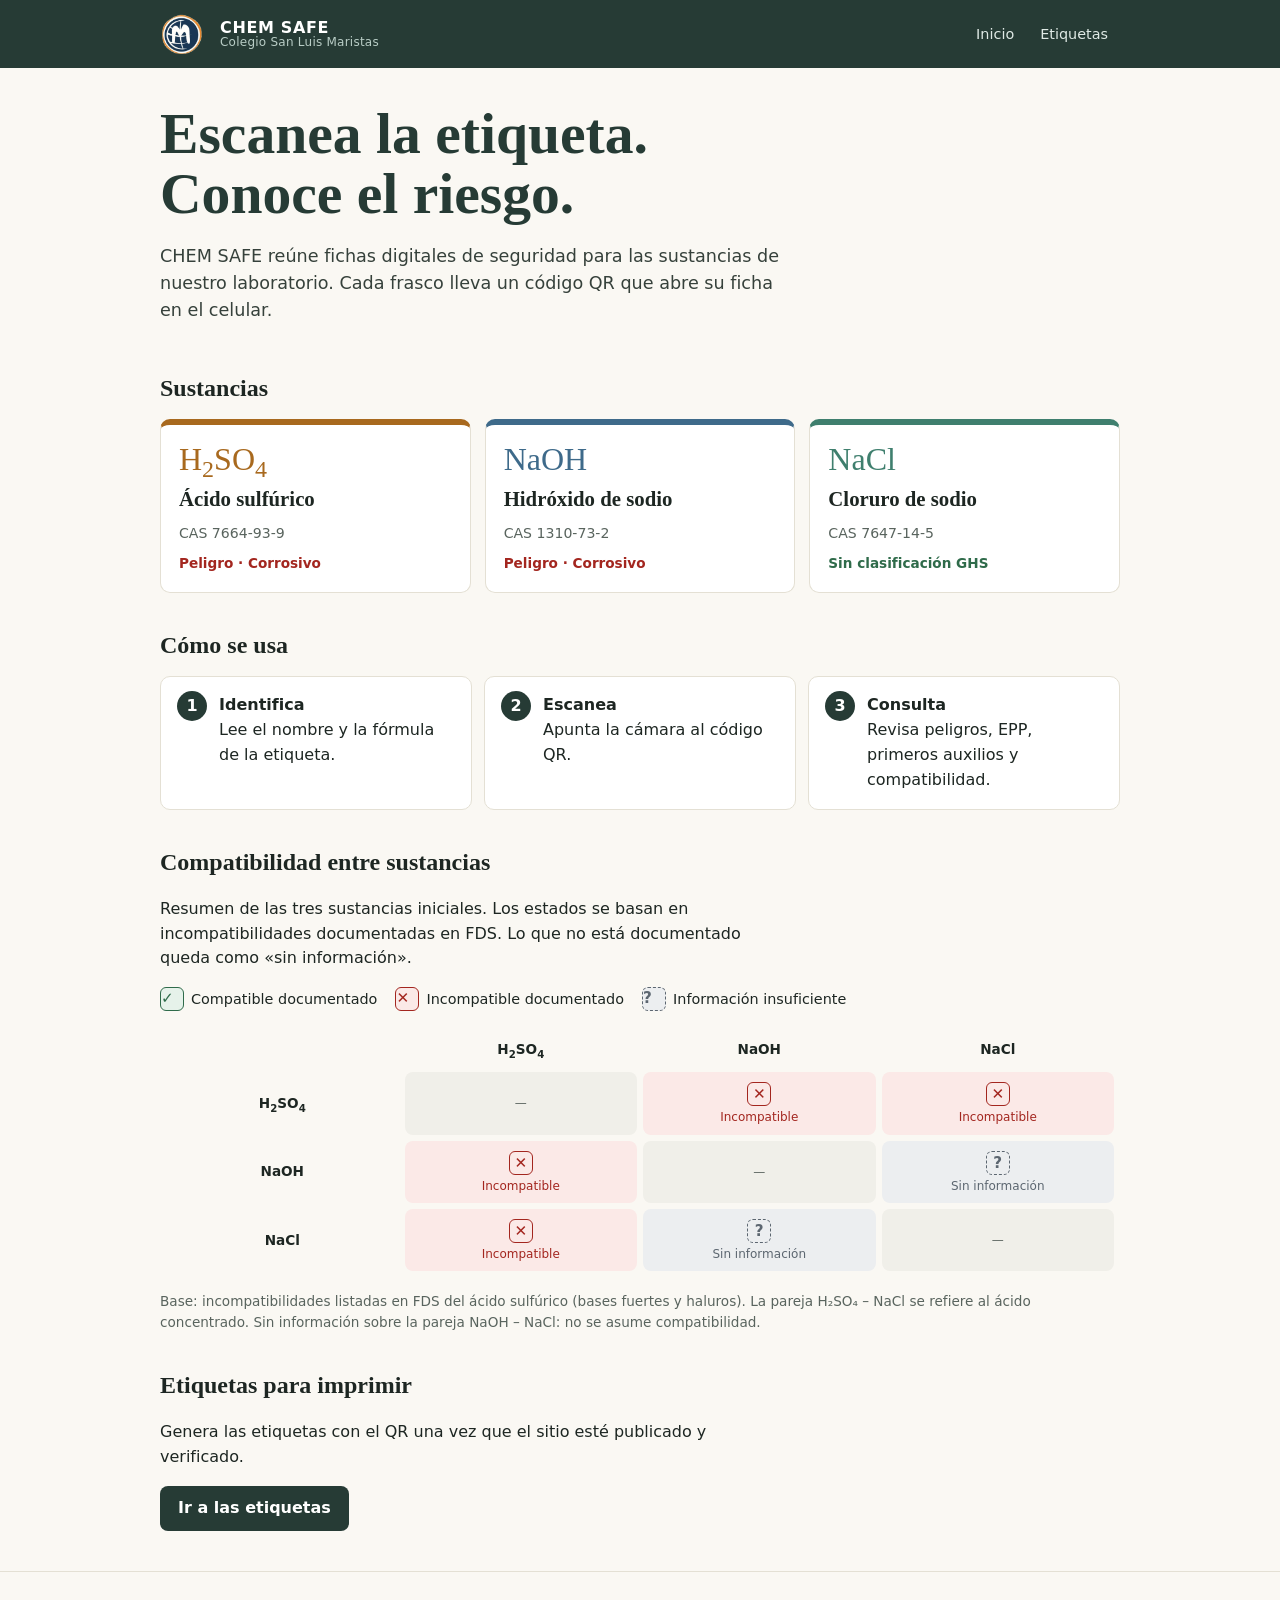
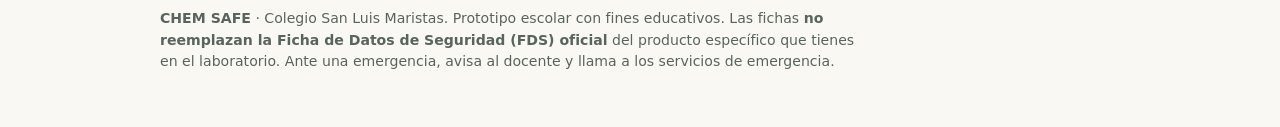
<file: index.html>
<!DOCTYPE html>
<html lang="es">
<head>
<meta charset="utf-8">
<meta name="viewport" content="width=device-width, initial-scale=1">
<title>CHEM SAFE · Fichas de seguridad química con QR</title>
<meta name="description" content="CHEM SAFE: fichas educativas de seguridad química consultables mediante código QR.">
<link rel="icon" href="assets/img/favicon.svg" type="image/svg+xml">
<link rel="stylesheet" href="assets/css/styles.css">
</head>
<body>
<header class="topbar"><div class="wrap"><a class="school" href="index.html" title="Colegio San Luis Maristas"><img src="assets/img/logo-maristas.png" alt="Logo del Colegio San Luis Maristas" width="40" height="40"></a><a class="brand" href="index.html"><svg viewBox="0 0 24 24" fill="none" stroke="currentColor" stroke-width="1.8" stroke-linecap="round" stroke-linejoin="round" aria-hidden="true"><path d="M9 3h6M10 3v6l-5.5 9.2A2 2 0 0 0 6.2 21h11.6a2 2 0 0 0 1.7-2.8L14 9V3"/><path d="M12 12.5l2 1v2.5l-2 1-2-1v-2.5z"/></svg><span>CHEM SAFE<small>Colegio San Luis Maristas</small></span></a><nav aria-label="Principal"><a href="index.html">Inicio</a><a href="etiquetas.html">Etiquetas</a></nav></div></header><main class="wrap"><section class="intro"><h1>Escanea la etiqueta.<br>Conoce el riesgo.</h1><p>CHEM SAFE reúne fichas digitales de seguridad para las sustancias de nuestro laboratorio. Cada frasco lleva un código QR que abre su ficha en el celular.</p></section><h2 class="h2" style="margin-top:0">Sustancias</h2><div class="subs"><a class="sub" style="--accent:#a8691e;--accent-soft:#f6ebd9" href="fichas/acido-sulfurico.html"><span class="f">H<sub>2</sub>SO<sub>4</sub></span><span class="nm">Ácido sulfúrico</span><span class="cas">CAS 7664-93-9</span><span class="hz bad">Peligro · Corrosivo</span></a><a class="sub" style="--accent:#3e6a8a;--accent-soft:#e4edf4" href="fichas/hidroxido-de-sodio.html"><span class="f">NaOH</span><span class="nm">Hidróxido de sodio</span><span class="cas">CAS 1310-73-2</span><span class="hz bad">Peligro · Corrosivo</span></a><a class="sub" style="--accent:#3f7f6e;--accent-soft:#e4f0ec" href="fichas/cloruro-de-sodio.html"><span class="f">NaCl</span><span class="nm">Cloruro de sodio</span><span class="cas">CAS 7647-14-5</span><span class="hz ok">Sin clasificación GHS</span></a></div><h2 class="h2">Cómo se usa</h2><ol class="how"><li><strong>Identifica</strong><br>Lee el nombre y la fórmula de la etiqueta.</li><li><strong>Escanea</strong><br>Apunta la cámara al código QR.</li><li><strong>Consulta</strong><br>Revisa peligros, EPP, primeros auxilios y compatibilidad.</li></ol><h2 class="h2">Compatibilidad entre sustancias</h2><p style="max-width:62ch">Resumen de las tres sustancias iniciales. Los estados se basan en incompatibilidades documentadas en FDS. Lo que no está documentado queda como «sin información».</p><div class="legend"><span><span class="st ok">✓</span>Compatible documentado</span><span><span class="st bad">✕</span>Incompatible documentado</span><span><span class="st nd">?</span>Información insuficiente</span></div><div class="scroll-x"><table class="xmatrix" aria-label="Compatibilidad entre las tres sustancias"><thead><tr><th></th><th>H<sub>2</sub>SO<sub>4</sub></th><th>NaOH</th><th>NaCl</th></tr></thead><tbody><tr><th>H<sub>2</sub>SO<sub>4</sub></th><td class="diag">—</td><td class="bad"><span class="st bad" aria-hidden="true">✕</span><br>Incompatible</td><td class="bad"><span class="st bad" aria-hidden="true">✕</span><br>Incompatible</td></tr><tr><th>NaOH</th><td class="bad"><span class="st bad" aria-hidden="true">✕</span><br>Incompatible</td><td class="diag">—</td><td class="nd"><span class="st nd" aria-hidden="true">?</span><br>Sin información</td></tr><tr><th>NaCl</th><td class="bad"><span class="st bad" aria-hidden="true">✕</span><br>Incompatible</td><td class="nd"><span class="st nd" aria-hidden="true">?</span><br>Sin información</td><td class="diag">—</td></tr></tbody></table></div><p style="font-size:.85rem;color:var(--muted)">Base: incompatibilidades listadas en FDS del ácido sulfúrico (bases fuertes y haluros). La pareja H₂SO₄ – NaCl se refiere al ácido concentrado. Sin información sobre la pareja NaOH – NaCl: no se asume compatibilidad.</p><h2 class="h2">Etiquetas para imprimir</h2><p style="max-width:62ch">Genera las etiquetas con el QR una vez que el sitio esté publicado y verificado.</p><p><a class="btn" href="etiquetas.html">Ir a las etiquetas</a></p></main><footer class="site"><div class="wrap"><p><strong>CHEM SAFE</strong> · Colegio San Luis Maristas. Prototipo escolar con fines educativos. Las fichas <strong>no reemplazan la Ficha de Datos de Seguridad (FDS) oficial</strong> del producto específico que tienes en el laboratorio. Ante una emergencia, avisa al docente y llama a los servicios de emergencia.</p></div></footer></body>
</html>
</file>
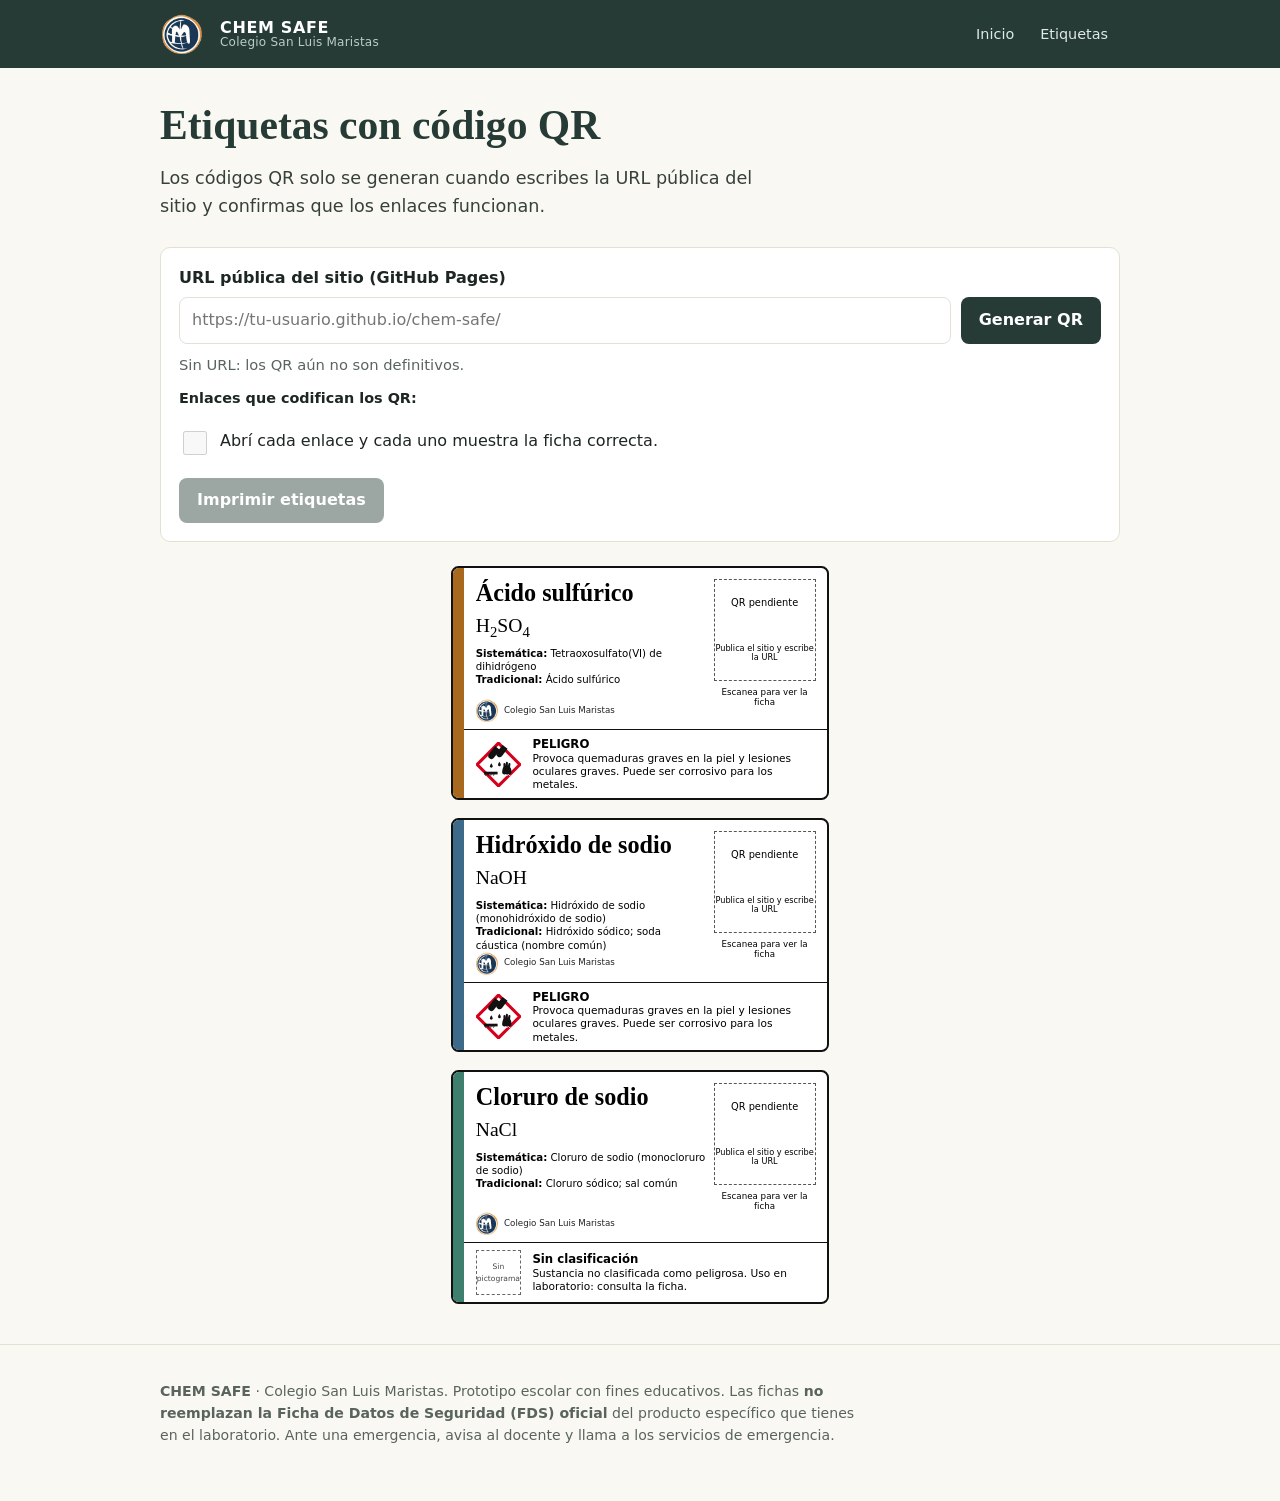
<file: etiquetas.html>
<!DOCTYPE html>
<html lang="es">
<head>
<meta charset="utf-8">
<meta name="viewport" content="width=device-width, initial-scale=1">
<title>Etiquetas · CHEM SAFE</title>
<meta name="description" content="CHEM SAFE: fichas educativas de seguridad química consultables mediante código QR.">
<link rel="icon" href="assets/img/favicon.svg" type="image/svg+xml">
<link rel="stylesheet" href="assets/css/styles.css">
<link rel="stylesheet" href="assets/css/labels.css">
</head>
<body>
<header class="topbar"><div class="wrap"><a class="school" href="index.html" title="Colegio San Luis Maristas"><img src="assets/img/logo-maristas.png" alt="Logo del Colegio San Luis Maristas" width="40" height="40"></a><a class="brand" href="index.html"><svg viewBox="0 0 24 24" fill="none" stroke="currentColor" stroke-width="1.8" stroke-linecap="round" stroke-linejoin="round" aria-hidden="true"><path d="M9 3h6M10 3v6l-5.5 9.2A2 2 0 0 0 6.2 21h11.6a2 2 0 0 0 1.7-2.8L14 9V3"/><path d="M12 12.5l2 1v2.5l-2 1-2-1v-2.5z"/></svg><span>CHEM SAFE<small>Colegio San Luis Maristas</small></span></a><nav aria-label="Principal"><a href="index.html">Inicio</a><a href="etiquetas.html">Etiquetas</a></nav></div></header><main class="wrap"><section class="intro" style="padding-bottom:10px"><h1 style="font-size:clamp(1.8rem,6vw,2.6rem)">Etiquetas con código QR</h1><p>Los códigos QR solo se generan cuando escribes la URL pública del sitio y confirmas que los enlaces funcionan.</p></section><section class="controls" aria-label="Configuración"><label class="lb" for="base-url">URL pública del sitio (GitHub Pages)</label><div class="row"><input id="base-url" type="url" inputmode="url" placeholder="https://tu-usuario.github.io/chem-safe/" autocomplete="off"><button class="btn" id="apply" type="button">Generar QR</button></div><p id="status" role="status"></p><p style="margin:10px 0 4px;font-size:.9rem"><strong>Enlaces que codifican los QR:</strong></p><ul id="links"></ul><label class="ck"><input type="checkbox" id="confirm" disabled><span>Abrí cada enlace y cada uno muestra la ficha correcta.</span></label><button class="btn" id="print" type="button" disabled>Imprimir etiquetas</button></section><div class="sheet" aria-label="Vista previa de etiquetas"><article class="label" style="--accent:#a8691e"><div class="info"><p class="nm">Ácido sulfúrico</p><p class="fm">H<sub>2</sub>SO<sub>4</sub></p><p class="nom"><b>Sistemática:</b> Tetraoxosulfato(VI) de dihidrógeno<br><b>Tradicional:</b> Ácido sulfúrico</p><div class="school-mark"><img src="assets/img/logo-maristas.png" alt="" width="20" height="20"><span>Colegio San Luis Maristas</span></div></div><div class="side"><div class="qr" data-qr="acido-sulfurico"></div><div class="scan">Escanea para ver la ficha</div></div><div class="foot"><img src="assets/img/ghs05.svg" alt="Pictograma GHS05: corrosión"><div class="w"><b>PELIGRO</b>Provoca quemaduras graves en la piel y lesiones oculares graves. Puede ser corrosivo para los metales.</div></div></article><article class="label" style="--accent:#3e6a8a"><div class="info"><p class="nm">Hidróxido de sodio</p><p class="fm">NaOH</p><p class="nom"><b>Sistemática:</b> Hidróxido de sodio (monohidróxido de sodio)<br><b>Tradicional:</b> Hidróxido sódico; soda cáustica (nombre común)</p><div class="school-mark"><img src="assets/img/logo-maristas.png" alt="" width="20" height="20"><span>Colegio San Luis Maristas</span></div></div><div class="side"><div class="qr" data-qr="hidroxido-de-sodio"></div><div class="scan">Escanea para ver la ficha</div></div><div class="foot"><img src="assets/img/ghs05.svg" alt="Pictograma GHS05: corrosión"><div class="w"><b>PELIGRO</b>Provoca quemaduras graves en la piel y lesiones oculares graves. Puede ser corrosivo para los metales.</div></div></article><article class="label" style="--accent:#3f7f6e"><div class="info"><p class="nm">Cloruro de sodio</p><p class="fm">NaCl</p><p class="nom"><b>Sistemática:</b> Cloruro de sodio (monocloruro de sodio)<br><b>Tradicional:</b> Cloruro sódico; sal común</p><div class="school-mark"><img src="assets/img/logo-maristas.png" alt="" width="20" height="20"><span>Colegio San Luis Maristas</span></div></div><div class="side"><div class="qr" data-qr="cloruro-de-sodio"></div><div class="scan">Escanea para ver la ficha</div></div><div class="foot"><div class="nopic">Sin pictograma</div><div class="w"><b>Sin clasificación</b>Sustancia no clasificada como peligrosa. Uso en laboratorio: consulta la ficha.</div></div></article></div></main><footer class="site"><div class="wrap"><p><strong>CHEM SAFE</strong> · Colegio San Luis Maristas. Prototipo escolar con fines educativos. Las fichas <strong>no reemplazan la Ficha de Datos de Seguridad (FDS) oficial</strong> del producto específico que tienes en el laboratorio. Ante una emergencia, avisa al docente y llama a los servicios de emergencia.</p></div></footer><script src="assets/js/qrcode.js"></script>
<script src="assets/js/config.js"></script>
<script src="assets/js/labels.js"></script>
</body>
</html>
</file>
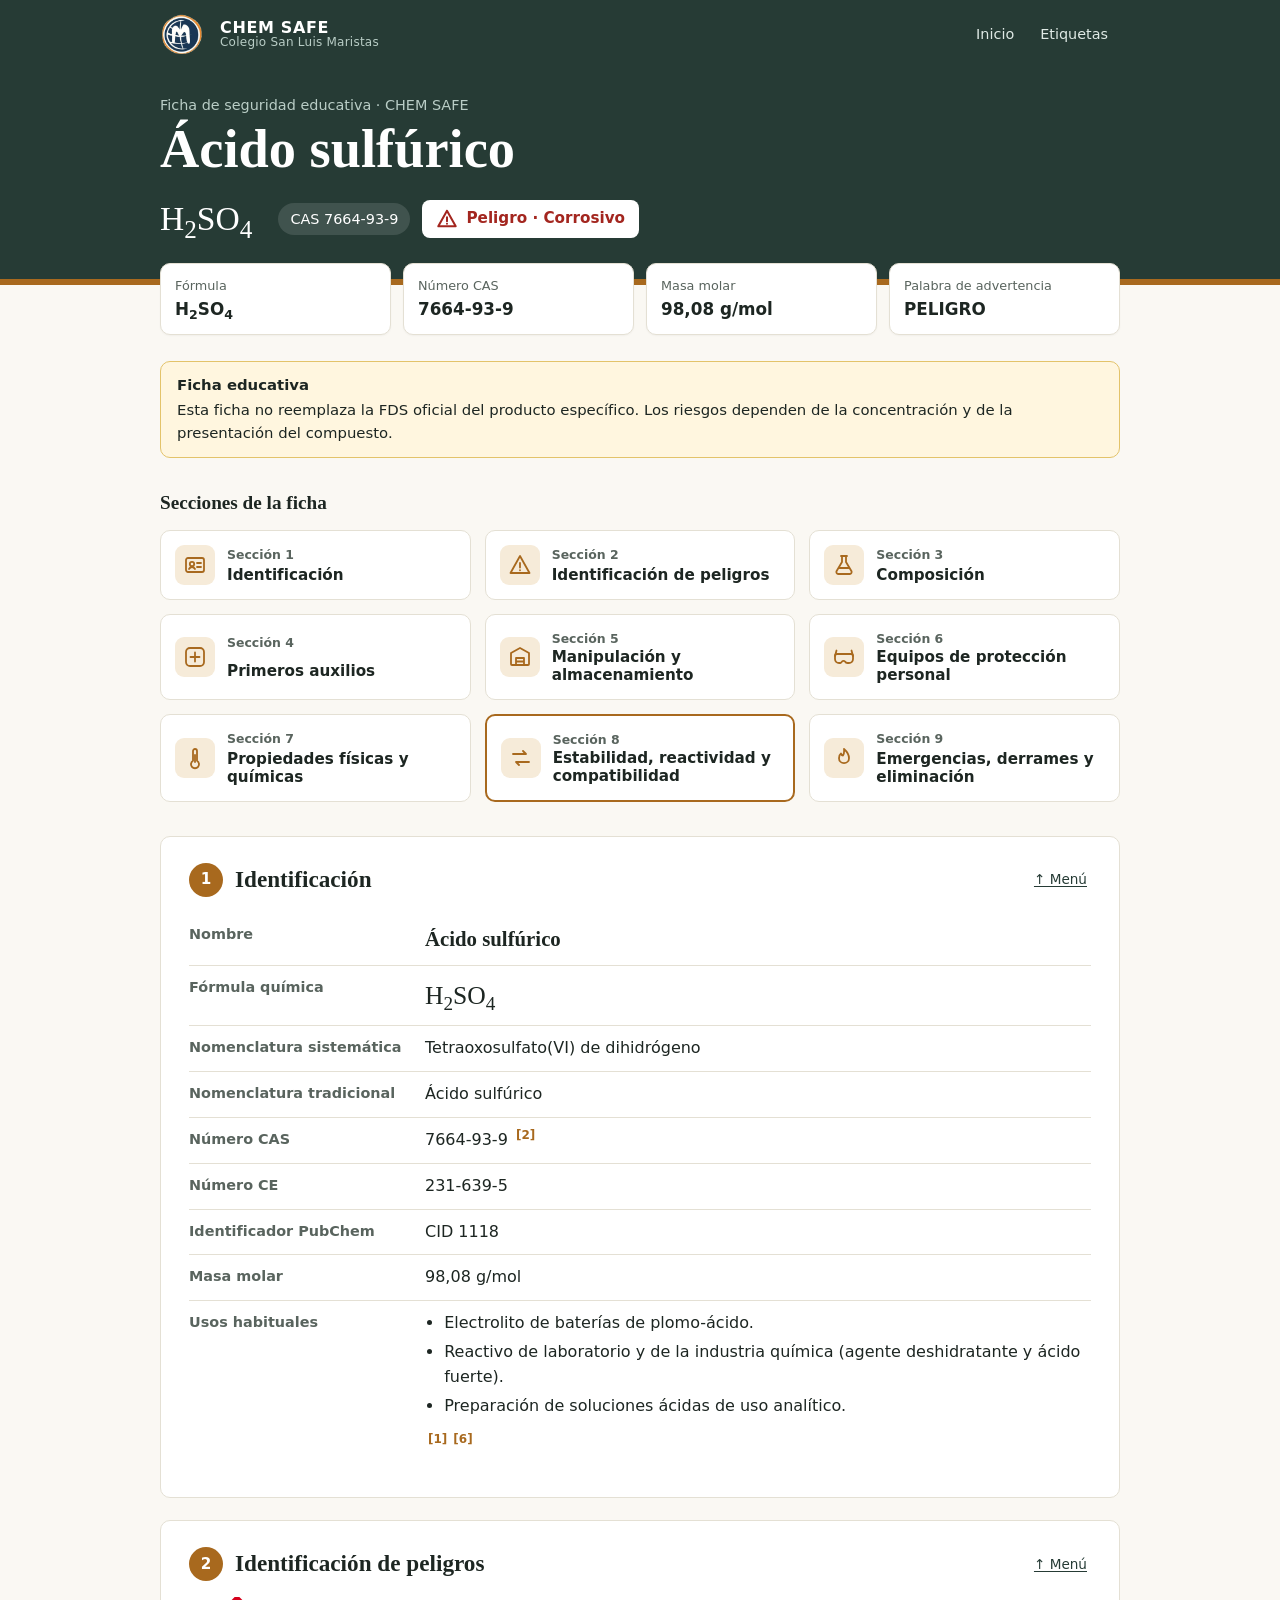
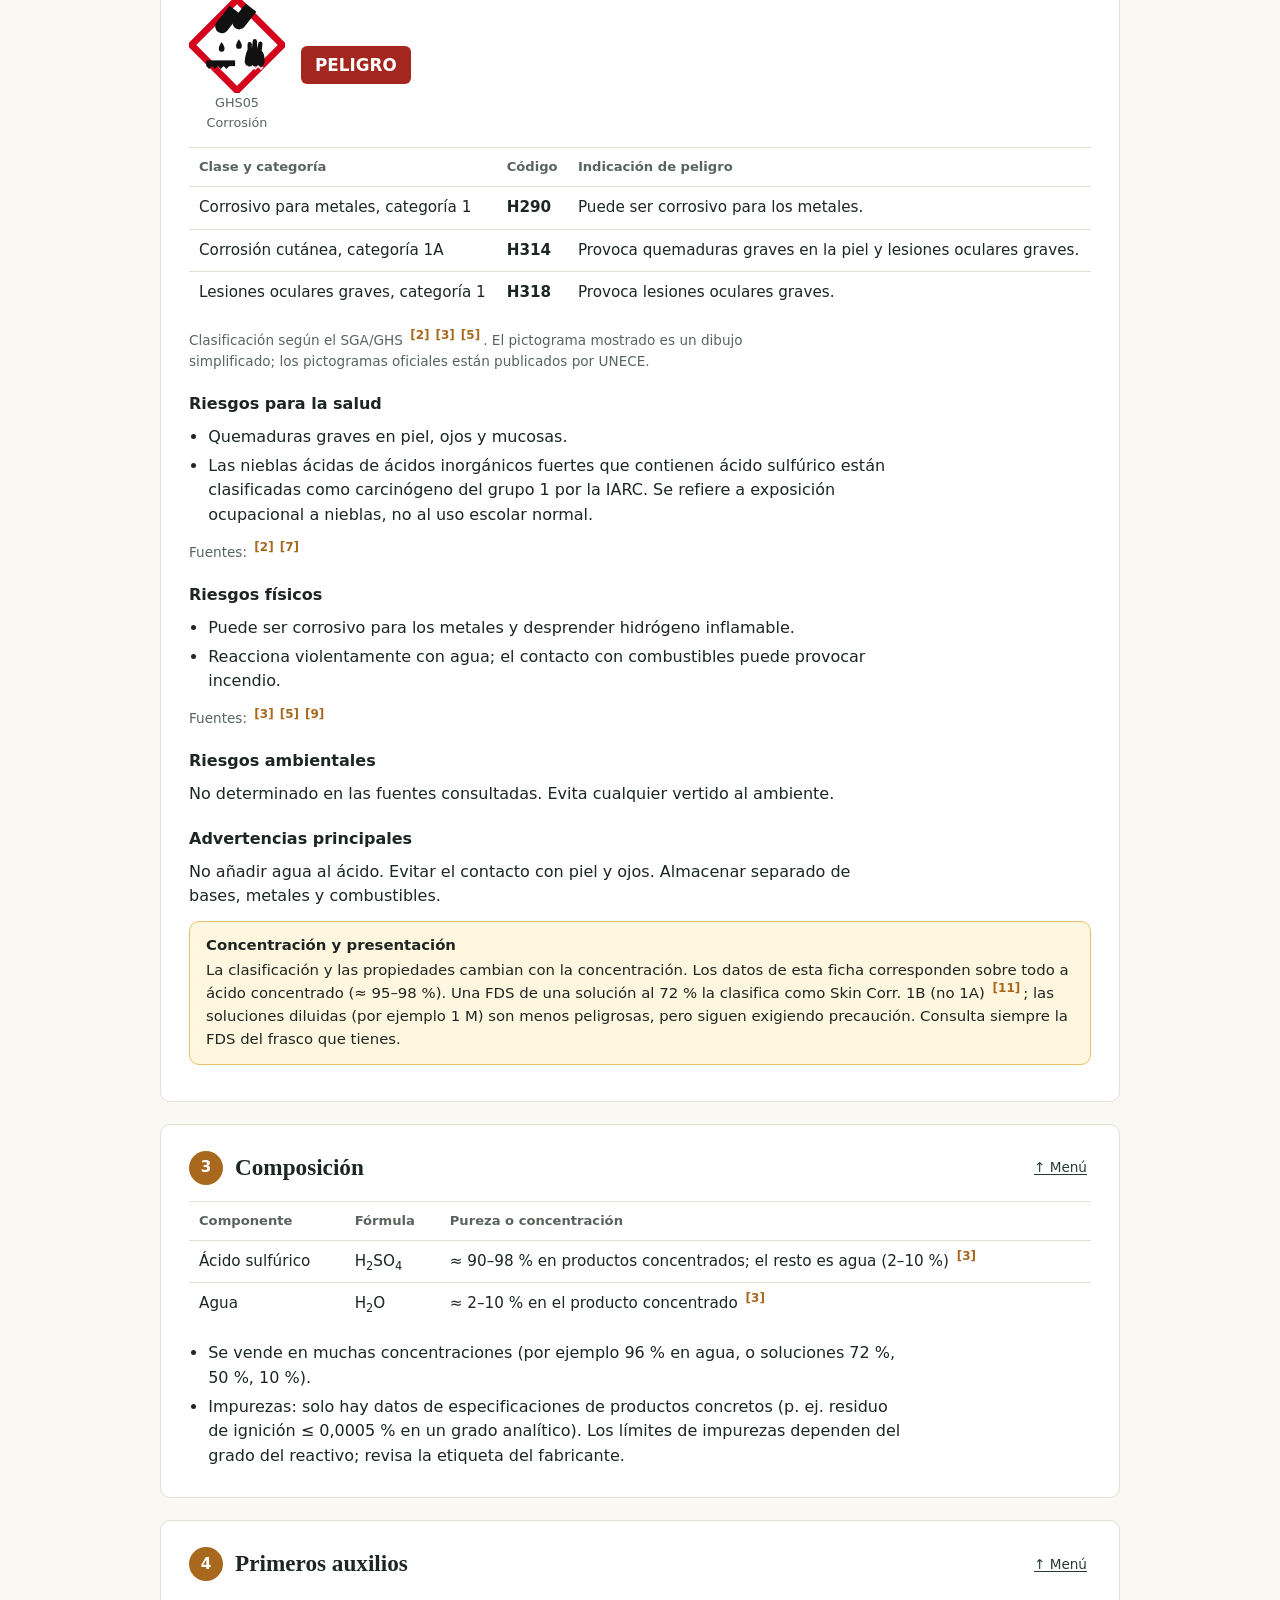
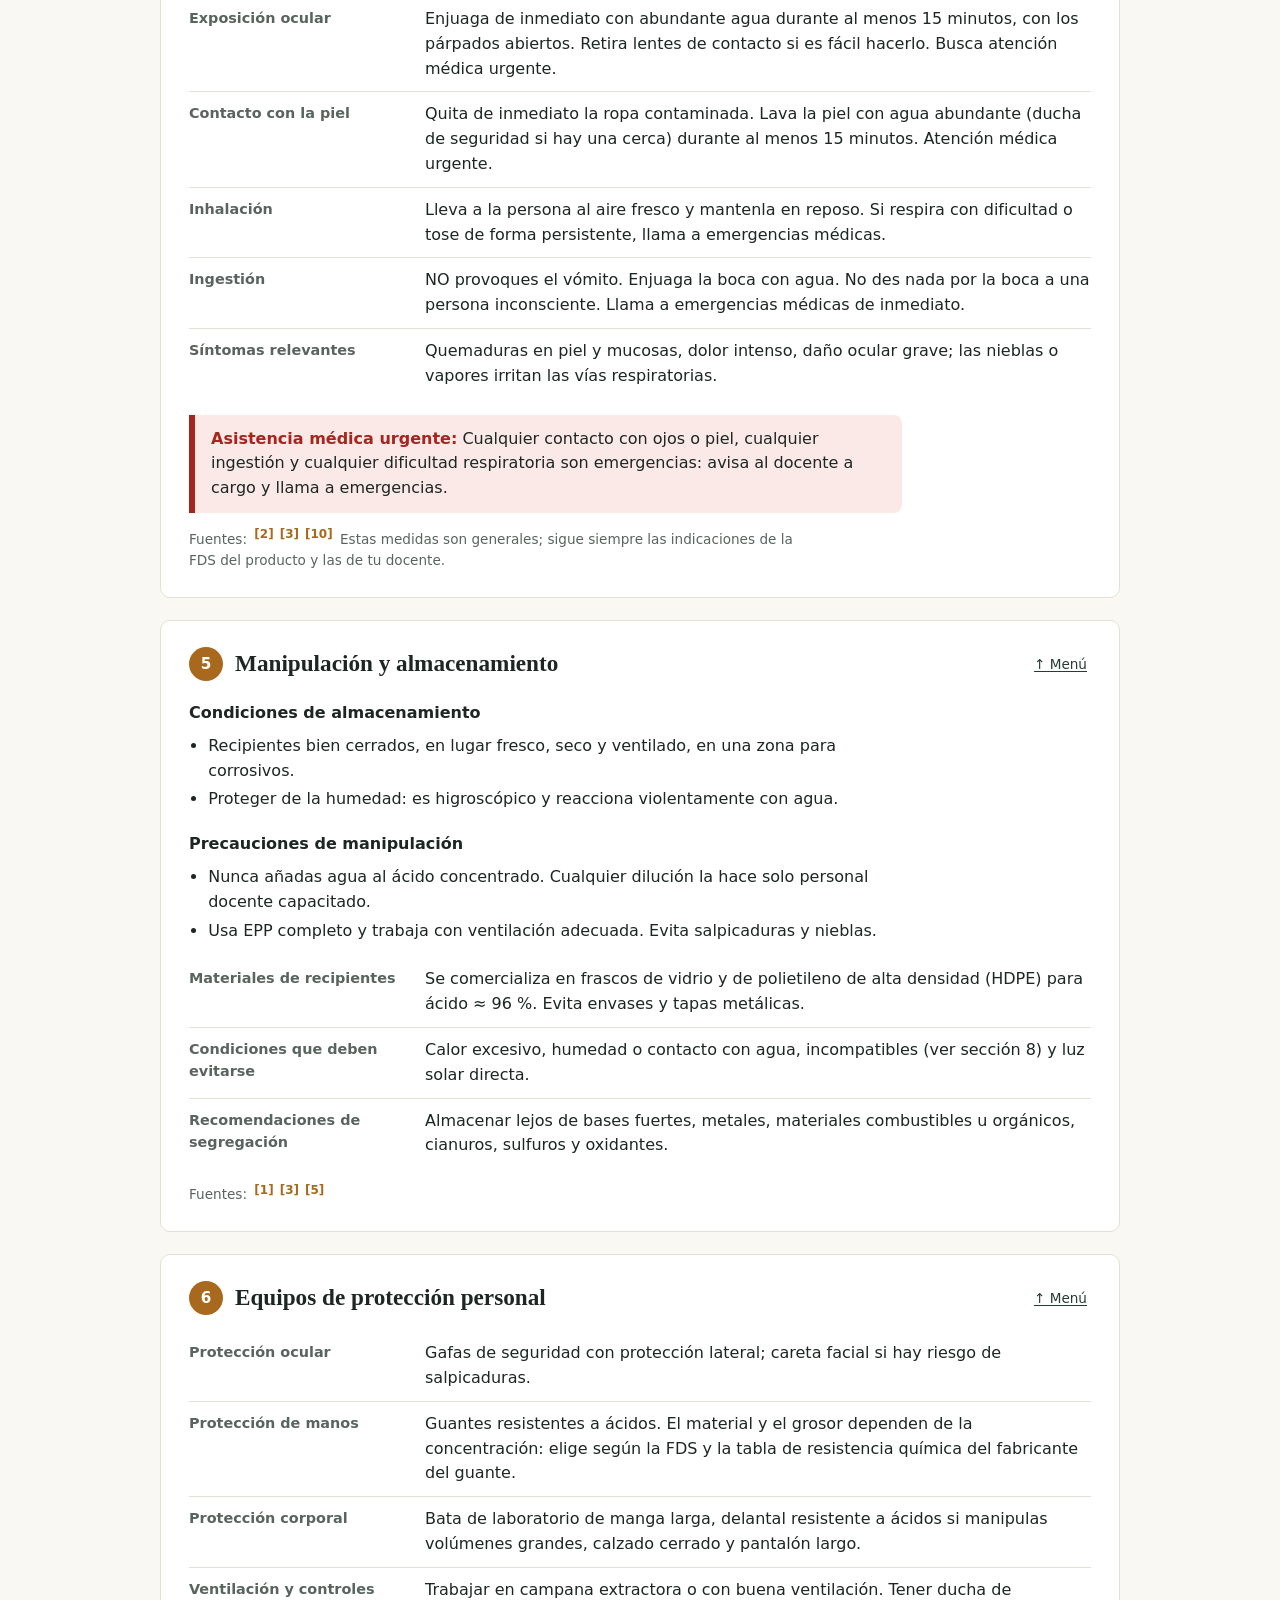
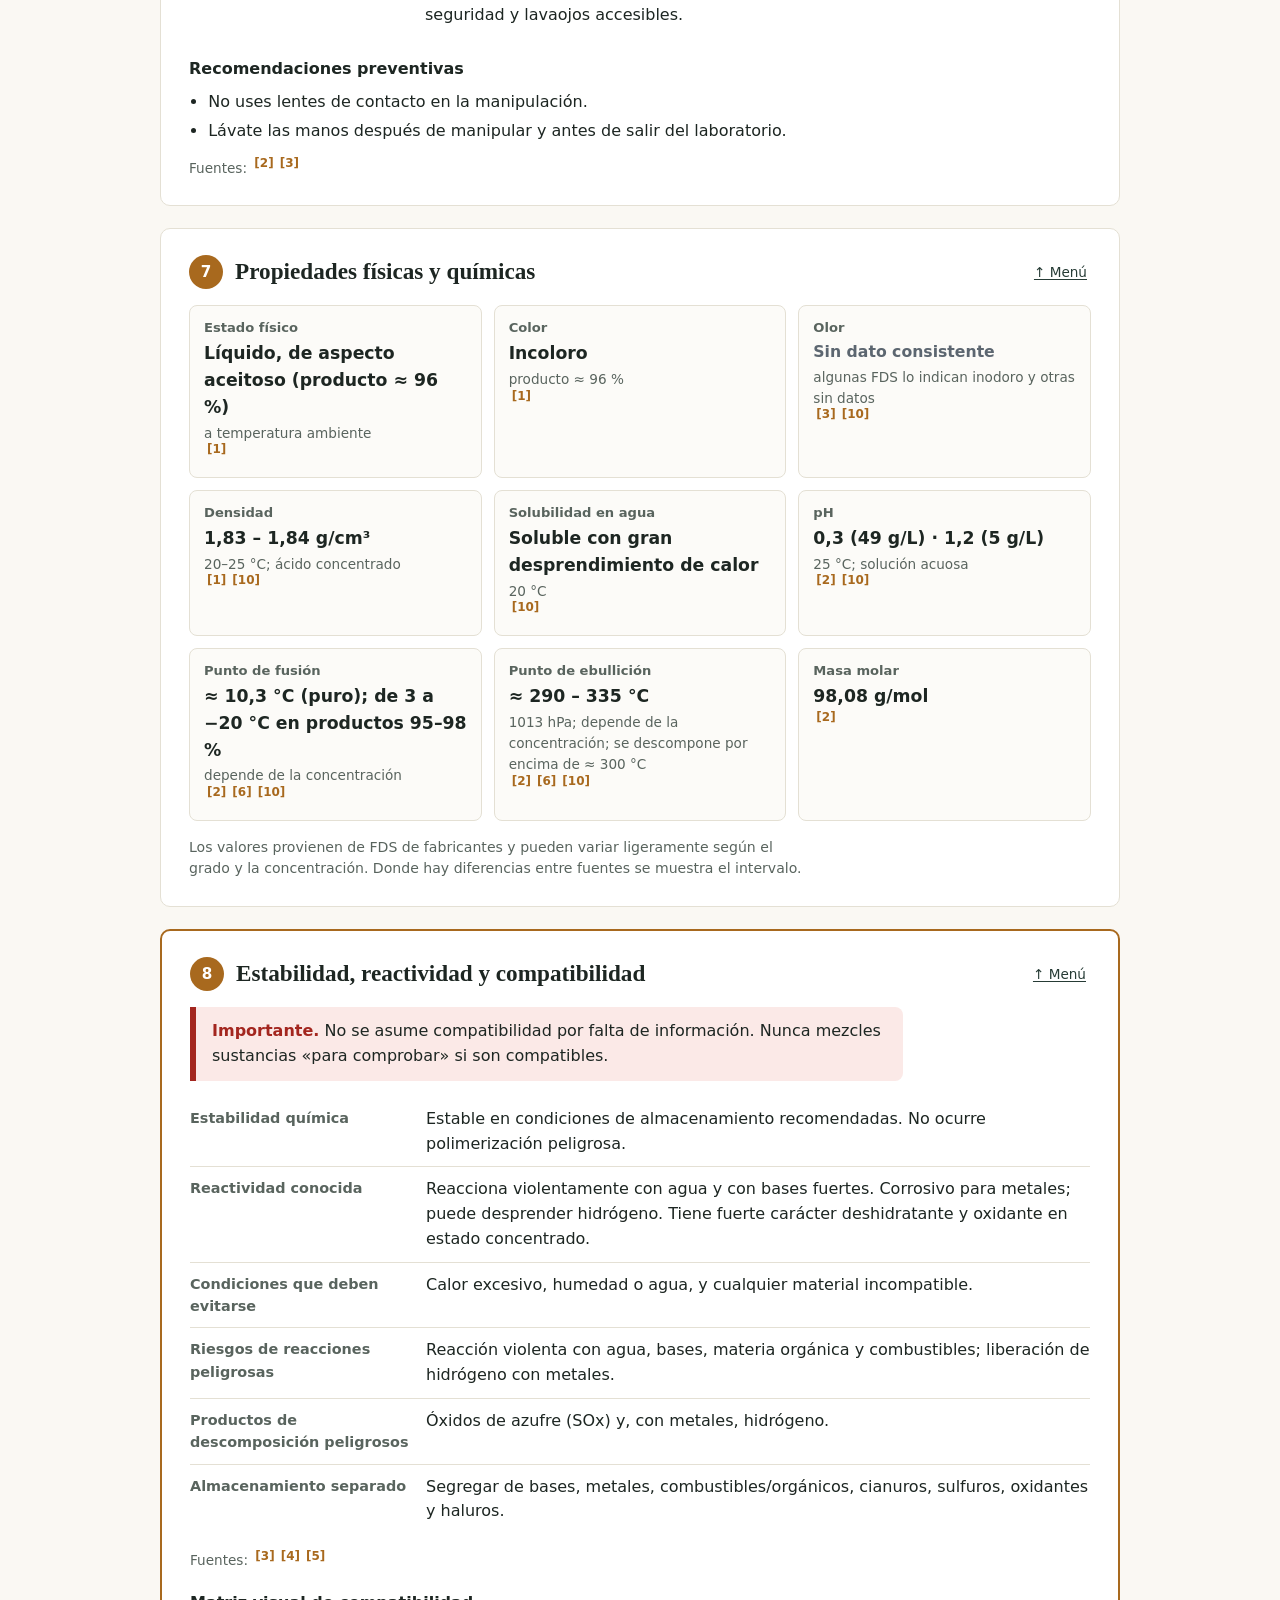
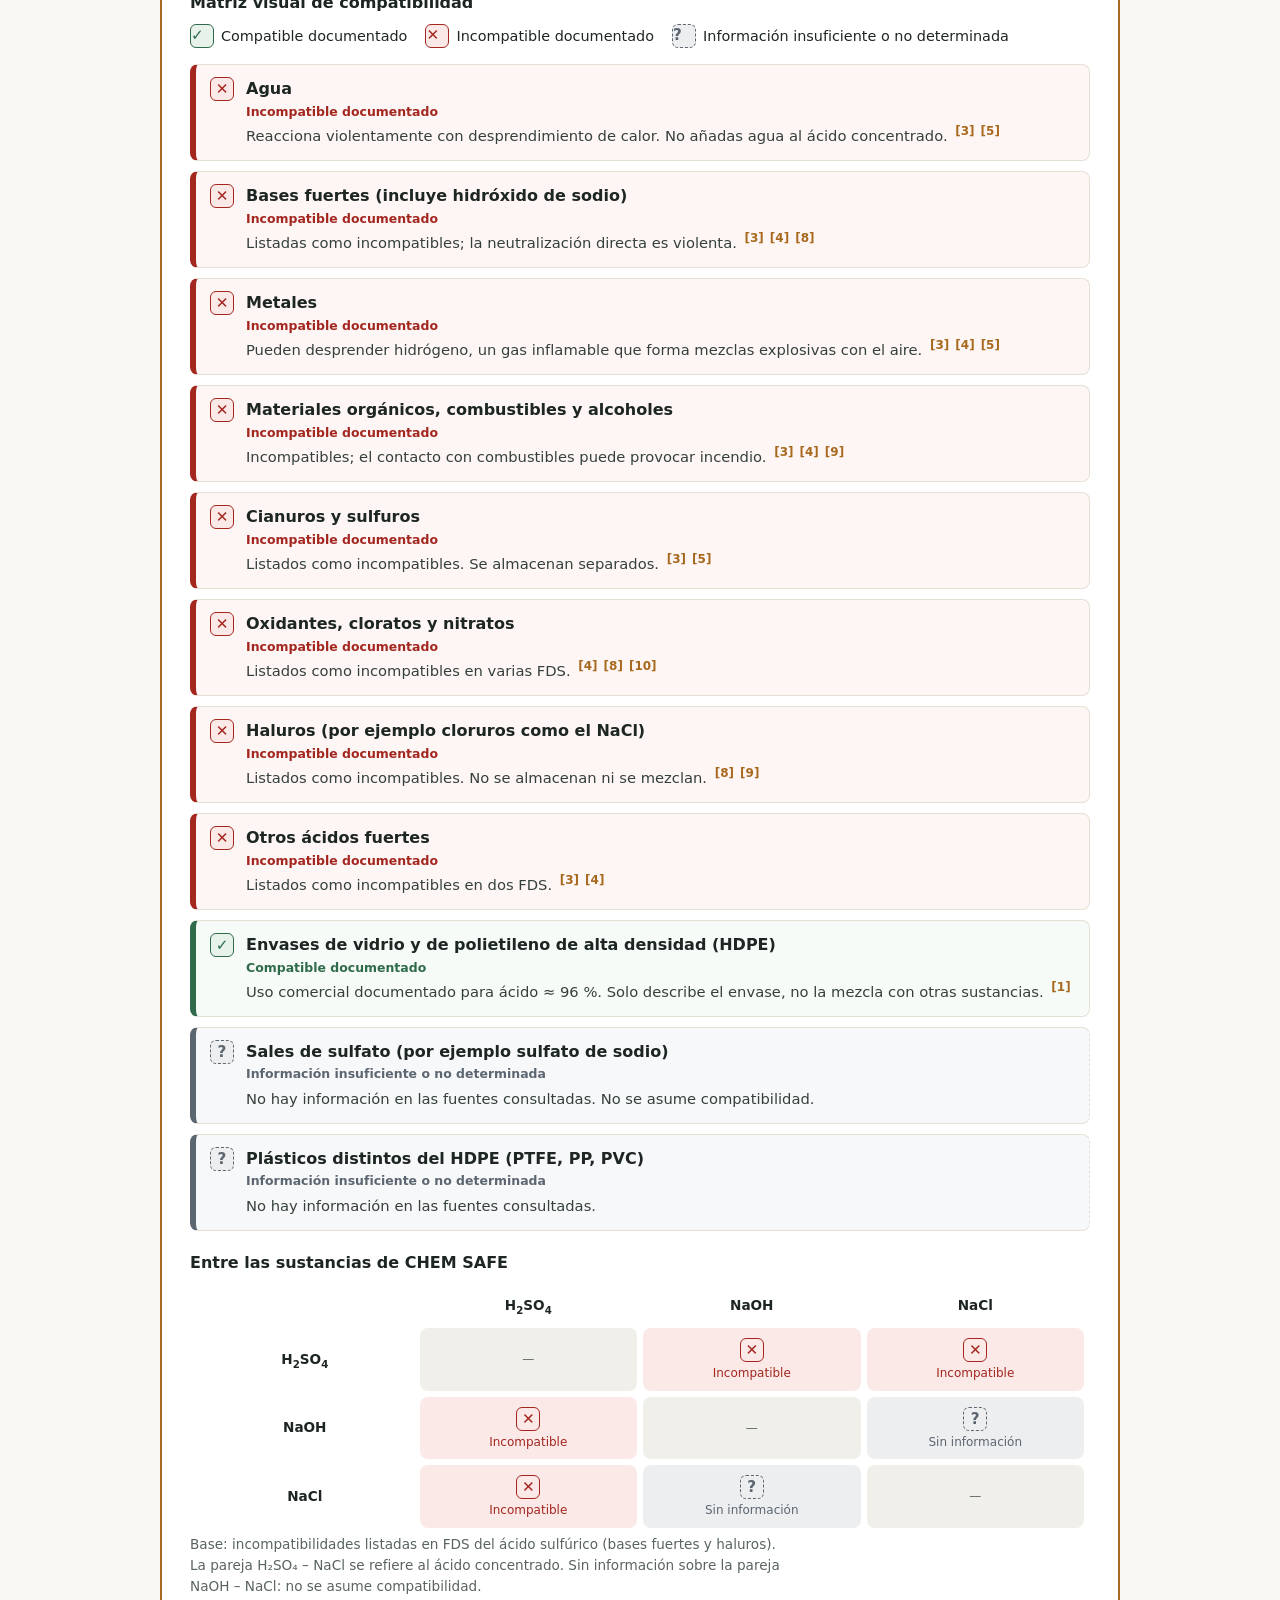
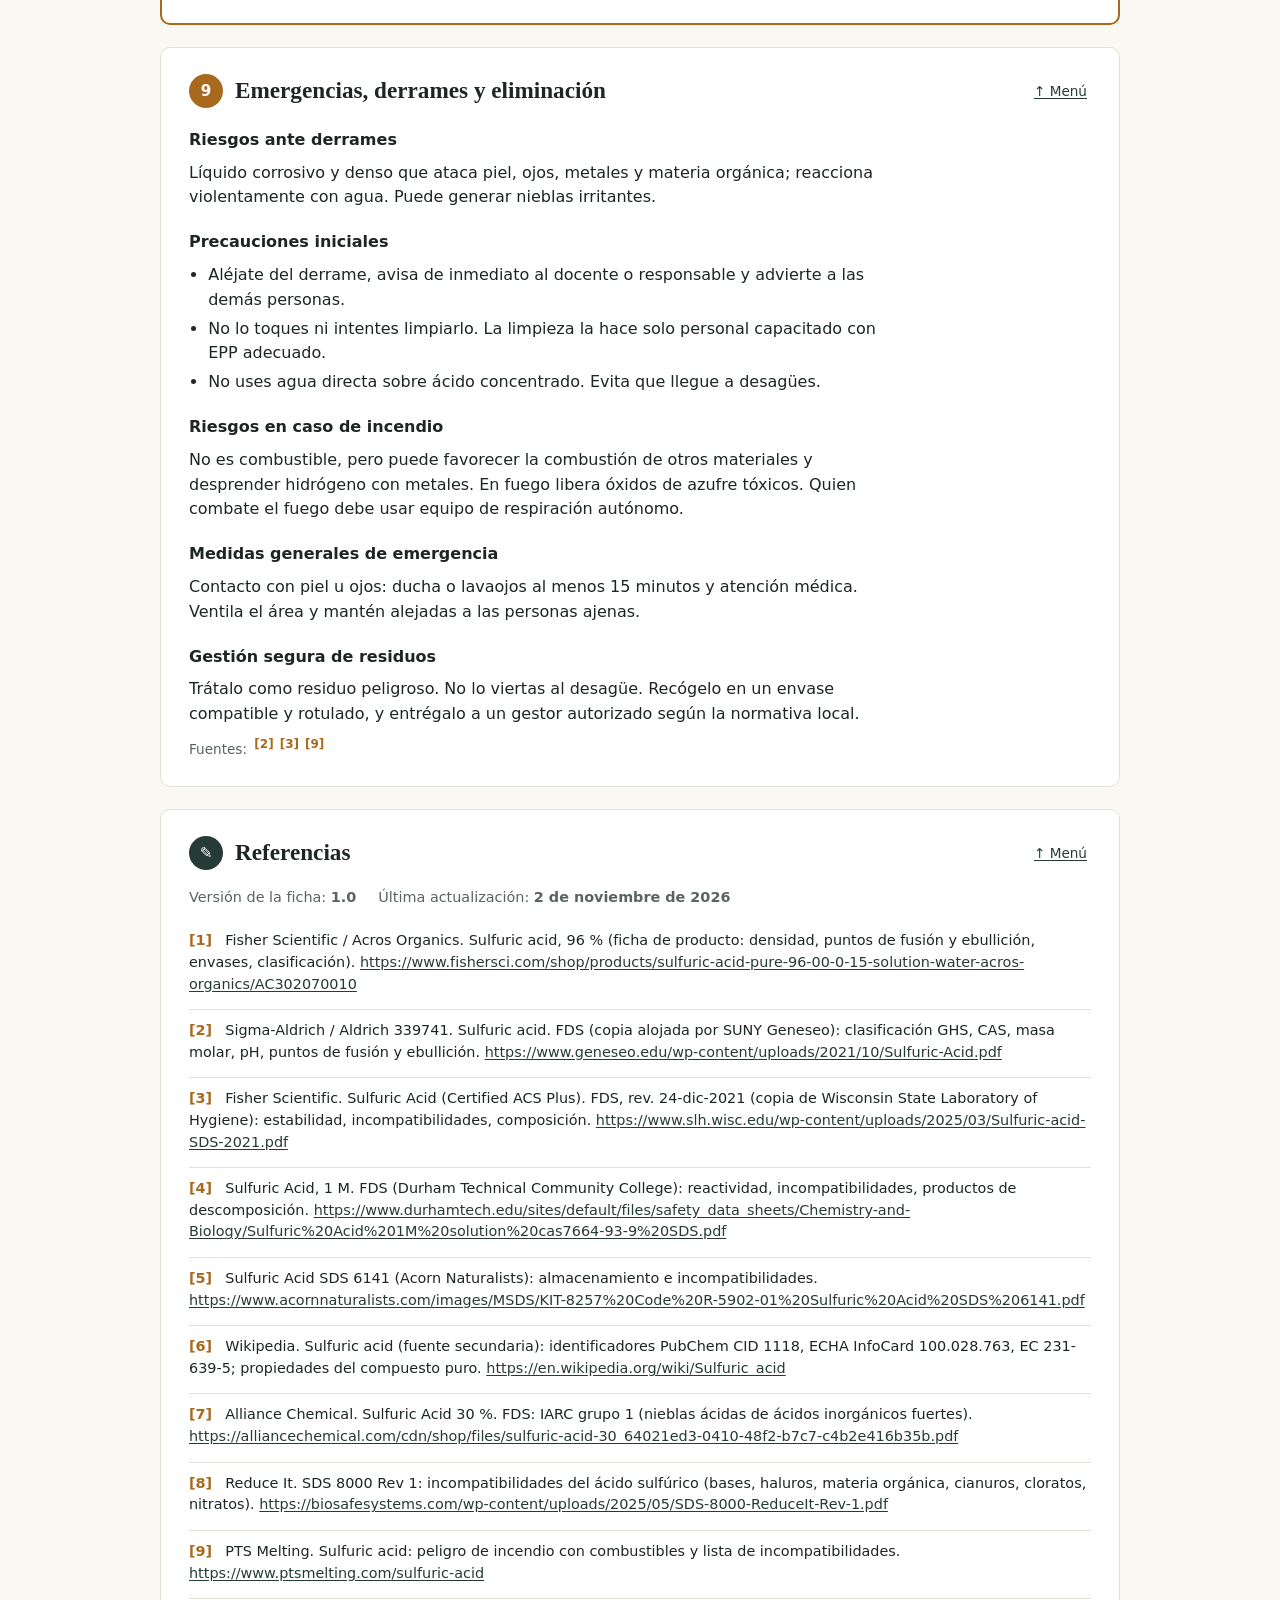
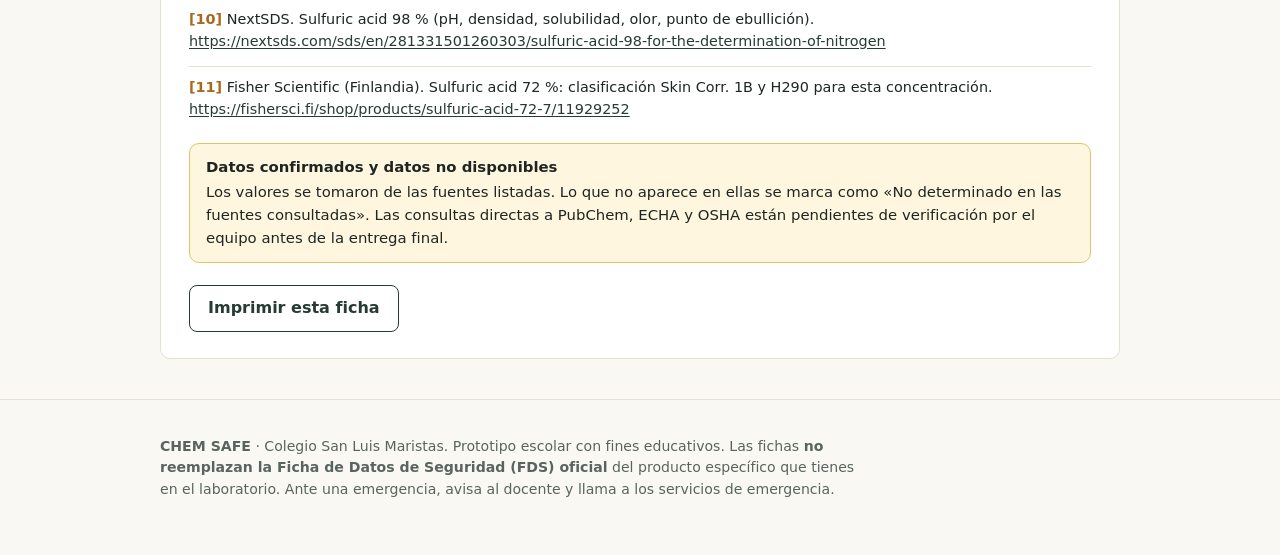
<file: fichas/acido-sulfurico.html>
<!DOCTYPE html>
<html lang="es">
<head>
<meta charset="utf-8">
<meta name="viewport" content="width=device-width, initial-scale=1">
<title>Ácido sulfúrico (H₂SO₄) · CHEM SAFE</title>
<meta name="description" content="CHEM SAFE: fichas educativas de seguridad química consultables mediante código QR.">
<link rel="icon" href="../assets/img/favicon.svg" type="image/svg+xml">
<link rel="stylesheet" href="../assets/css/styles.css">
</head>
<body style="--accent:#a8691e;--accent-soft:#f6ebd9">
<header class="topbar"><div class="wrap"><a class="school" href="../index.html" title="Colegio San Luis Maristas"><img src="../assets/img/logo-maristas.png" alt="Logo del Colegio San Luis Maristas" width="40" height="40"></a><a class="brand" href="../index.html"><svg viewBox="0 0 24 24" fill="none" stroke="currentColor" stroke-width="1.8" stroke-linecap="round" stroke-linejoin="round" aria-hidden="true"><path d="M9 3h6M10 3v6l-5.5 9.2A2 2 0 0 0 6.2 21h11.6a2 2 0 0 0 1.7-2.8L14 9V3"/><path d="M12 12.5l2 1v2.5l-2 1-2-1v-2.5z"/></svg><span>CHEM SAFE<small>Colegio San Luis Maristas</small></span></a><nav aria-label="Principal"><a href="../index.html">Inicio</a><a href="../etiquetas.html">Etiquetas</a></nav></div></header><div class="hero"><div class="wrap"><p class="kicker">Ficha de seguridad educativa · CHEM SAFE</p><h1>Ácido sulfúrico</h1><div class="hero-row"><span class="formula">H<sub>2</sub>SO<sub>4</sub></span><span class="chip">CAS 7664-93-9</span><span class="hazard-badge "><svg viewBox="0 0 24 24" fill="none" stroke="currentColor" stroke-width="2.2" stroke-linecap="round" stroke-linejoin="round" aria-hidden="true"><path d="M12 3 2.5 20h19z"/><path d="M12 10v4.5M12 17.2v.1"/></svg>Peligro · Corrosivo</span></div></div></div><main class="wrap"><div class="facts" aria-label="Información general"><div class="fact"><div class="k">Fórmula</div><div class="v">H<sub>2</sub>SO<sub>4</sub></div></div><div class="fact"><div class="k">Número CAS</div><div class="v">7664-93-9</div></div><div class="fact"><div class="k">Masa molar</div><div class="v">98,08 g/mol</div></div><div class="fact"><div class="k">Palabra de advertencia</div><div class="v">PELIGRO</div></div></div><div class="notice"><strong>Ficha educativa</strong>Esta ficha no reemplaza la FDS oficial del producto específico. Los riesgos dependen de la concentración y de la presentación del compuesto.</div><h2 class="menu-title" id="menu">Secciones de la ficha</h2><ul class="tiles"><li><a class="tile" href="#s1"><span class="ico"><svg viewBox="0 0 24 24" fill="none" stroke="currentColor" stroke-width="1.8" stroke-linecap="round" stroke-linejoin="round" aria-hidden="true"><rect x="3" y="5" width="18" height="14" rx="2"/><circle cx="9" cy="11" r="2.2"/><path d="M14 10h4M14 14h4M6 16c.8-1.4 2-2 3-2s2.2.6 3 2"/></svg></span><span class="n">Sección 1</span><span class="t">Identificación</span></a></li><li><a class="tile" href="#s2"><span class="ico"><svg viewBox="0 0 24 24" fill="none" stroke="currentColor" stroke-width="1.8" stroke-linecap="round" stroke-linejoin="round" aria-hidden="true"><path d="M12 3 2.5 20h19z"/><path d="M12 10v4.5M12 17.2v.1"/></svg></span><span class="n">Sección 2</span><span class="t">Identificación de peligros</span></a></li><li><a class="tile" href="#s3"><span class="ico"><svg viewBox="0 0 24 24" fill="none" stroke="currentColor" stroke-width="1.8" stroke-linecap="round" stroke-linejoin="round" aria-hidden="true"><path d="M9 3h6M10 3v6l-5.5 9.2A2 2 0 0 0 6.2 21h11.6a2 2 0 0 0 1.7-2.8L14 9V3"/><path d="M7.5 15h9"/></svg></span><span class="n">Sección 3</span><span class="t">Composición</span></a></li><li><a class="tile" href="#s4"><span class="ico"><svg viewBox="0 0 24 24" fill="none" stroke="currentColor" stroke-width="1.8" stroke-linecap="round" stroke-linejoin="round" aria-hidden="true"><rect x="3" y="3" width="18" height="18" rx="4"/><path d="M12 7.5v9M7.5 12h9"/></svg></span><span class="n">Sección 4</span><span class="t">Primeros auxilios</span></a></li><li><a class="tile" href="#s5"><span class="ico"><svg viewBox="0 0 24 24" fill="none" stroke="currentColor" stroke-width="1.8" stroke-linecap="round" stroke-linejoin="round" aria-hidden="true"><path d="M3 8l9-5 9 5v11a1 1 0 0 1-1 1H4a1 1 0 0 1-1-1z"/><path d="M8 20v-7h8v7M8 16.5h8"/></svg></span><span class="n">Sección 5</span><span class="t">Manipulación y almacenamiento</span></a></li><li><a class="tile" href="#s6"><span class="ico"><svg viewBox="0 0 24 24" fill="none" stroke="currentColor" stroke-width="1.8" stroke-linecap="round" stroke-linejoin="round" aria-hidden="true"><path d="M3 11a2 2 0 0 1 2-2h14a2 2 0 0 1 2 2v3a4 4 0 0 1-4 4h-1.5a3 3 0 0 1-2.5-1.5 2 2 0 0 0-3 0A3 3 0 0 1 8.5 18H7a4 4 0 0 1-4-4z"/><path d="M3 11l1.5-5.5M21 11l-1.5-5.5"/></svg></span><span class="n">Sección 6</span><span class="t">Equipos de protección personal</span></a></li><li><a class="tile" href="#s7"><span class="ico"><svg viewBox="0 0 24 24" fill="none" stroke="currentColor" stroke-width="1.8" stroke-linecap="round" stroke-linejoin="round" aria-hidden="true"><path d="M10 14.8V5a2 2 0 0 1 4 0v9.8a4 4 0 1 1-4 0z"/><path d="M12 9v7"/></svg></span><span class="n">Sección 7</span><span class="t">Propiedades físicas y químicas</span></a></li><li><a class="tile featured" href="#s8"><span class="ico"><svg viewBox="0 0 24 24" fill="none" stroke="currentColor" stroke-width="1.8" stroke-linecap="round" stroke-linejoin="round" aria-hidden="true"><path d="M4 8h13l-3-3M20 16H7l3 3"/></svg></span><span class="n">Sección 8</span><span class="t">Estabilidad, reactividad y compatibilidad</span></a></li><li><a class="tile" href="#s9"><span class="ico"><svg viewBox="0 0 24 24" fill="none" stroke="currentColor" stroke-width="1.8" stroke-linecap="round" stroke-linejoin="round" aria-hidden="true"><path d="M12 3s5 4.4 5 9.2A5 5 0 0 1 7 12.2C7 9 9 7.5 9 7.5s.5 2 2 2c0 0 1.5-2 1-6.5z"/></svg></span><span class="n">Sección 9</span><span class="t">Emergencias, derrames y eliminación</span></a></li></ul><section class="sec" id="s1" aria-labelledby="s1-h"><h2 id="s1-h"><span class="num">1</span><span class="ttl">Identificación</span><a class="toplink" href="#menu">↑ Menú</a></h2>
<dl class="dl"><div><dt>Nombre</dt><dd><strong class="formula-big" style="font-size:1.3rem">Ácido sulfúrico</strong></dd></div><div><dt>Fórmula química</dt><dd><span class="formula-big">H<sub>2</sub>SO<sub>4</sub></span></dd></div><div><dt>Nomenclatura sistemática</dt><dd>Tetraoxosulfato(VI) de dihidrógeno</dd></div><div><dt>Nomenclatura tradicional</dt><dd>Ácido sulfúrico</dd></div><div><dt>Número CAS</dt><dd>7664-93-9 <sup class="cite"><a href="#ref2">[2]</a></sup></dd></div><div><dt>Número CE</dt><dd>231-639-5</dd></div><div><dt>Identificador PubChem</dt><dd>CID 1118</dd></div><div><dt>Masa molar</dt><dd>98,08 g/mol</dd></div><div><dt>Usos habituales</dt><dd><ul><li>Electrolito de baterías de plomo-ácido.</li><li>Reactivo de laboratorio y de la industria química (agente deshidratante y ácido fuerte).</li><li>Preparación de soluciones ácidas de uso analítico.</li></ul> <sup class="cite"><a href="#ref1">[1]</a><a href="#ref6">[6]</a></sup></dd></div></dl>
</section>
<section class="sec" id="s2" aria-labelledby="s2-h"><h2 id="s2-h"><span class="num">2</span><span class="ttl">Identificación de peligros</span><a class="toplink" href="#menu">↑ Menú</a></h2>
<div class="picts"><figure class="pict" style="margin:0"><img src="../assets/img/ghs05.svg" alt="Pictograma GHS05: corrosión"><figcaption>GHS05<br>Corrosión</figcaption></figure><span class="signal">PELIGRO</span></div><div class="scroll-x"><table class="t"><thead><tr><th>Clase y categoría</th><th>Código</th><th>Indicación de peligro</th></tr></thead><tbody><tr><td>Corrosivo para metales, categoría 1</td><td><strong>H290</strong></td><td>Puede ser corrosivo para los metales.</td></tr><tr><td>Corrosión cutánea, categoría 1A</td><td><strong>H314</strong></td><td>Provoca quemaduras graves en la piel y lesiones oculares graves.</td></tr><tr><td>Lesiones oculares graves, categoría 1</td><td><strong>H318</strong></td><td>Provoca lesiones oculares graves.</td></tr></tbody></table></div><p style="font-size:.85rem;color:var(--muted)">Clasificación según el SGA/GHS <sup class="cite"><a href="#ref2">[2]</a><a href="#ref3">[3]</a><a href="#ref5">[5]</a></sup>. El pictograma mostrado es un dibujo simplificado; los pictogramas oficiales están publicados por UNECE.</p><h3>Riesgos para la salud</h3><ul><li>Quemaduras graves en piel, ojos y mucosas.</li><li>Las nieblas ácidas de ácidos inorgánicos fuertes que contienen ácido sulfúrico están clasificadas como carcinógeno del grupo 1 por la IARC. Se refiere a exposición ocupacional a nieblas, no al uso escolar normal.</li></ul><p style="font-size:.85rem;color:var(--muted)">Fuentes: <sup class="cite"><a href="#ref2">[2]</a><a href="#ref7">[7]</a></sup></p><h3>Riesgos físicos</h3><ul><li>Puede ser corrosivo para los metales y desprender hidrógeno inflamable.</li><li>Reacciona violentamente con agua; el contacto con combustibles puede provocar incendio.</li></ul><p style="font-size:.85rem;color:var(--muted)">Fuentes: <sup class="cite"><a href="#ref3">[3]</a><a href="#ref5">[5]</a><a href="#ref9">[9]</a></sup></p><h3>Riesgos ambientales</h3><p>No determinado en las fuentes consultadas. Evita cualquier vertido al ambiente.</p><h3>Advertencias principales</h3><p>No añadir agua al ácido. Evitar el contacto con piel y ojos. Almacenar separado de bases, metales y combustibles.</p><div class="notice"><strong>Concentración y presentación</strong>La clasificación y las propiedades cambian con la concentración. Los datos de esta ficha corresponden sobre todo a ácido concentrado (≈ 95–98 %). Una FDS de una solución al 72 % la clasifica como Skin Corr. 1B (no 1A) <sup class="cite"><a href="#ref11">[11]</a></sup>; las soluciones diluidas (por ejemplo 1 M) son menos peligrosas, pero siguen exigiendo precaución. Consulta siempre la FDS del frasco que tienes.</div>
</section>
<section class="sec" id="s3" aria-labelledby="s3-h"><h2 id="s3-h"><span class="num">3</span><span class="ttl">Composición</span><a class="toplink" href="#menu">↑ Menú</a></h2>
<div class="scroll-x"><table class="t"><thead><tr><th>Componente</th><th>Fórmula</th><th>Pureza o concentración</th></tr></thead><tbody><tr><td>Ácido sulfúrico</td><td>H<sub>2</sub>SO<sub>4</sub></td><td>≈ 90–98 % en productos concentrados; el resto es agua (2–10 %) <sup class="cite"><a href="#ref3">[3]</a></sup></td></tr><tr><td>Agua</td><td>H<sub>2</sub>O</td><td>≈ 2–10 % en el producto concentrado <sup class="cite"><a href="#ref3">[3]</a></sup></td></tr></tbody></table></div><ul><li>Se vende en muchas concentraciones (por ejemplo 96 % en agua, o soluciones 72 %, 50 %, 10 %).</li><li>Impurezas: solo hay datos de especificaciones de productos concretos (p. ej. residuo de ignición ≤ 0,0005 % en un grado analítico). Los límites de impurezas dependen del grado del reactivo; revisa la etiqueta del fabricante.</li></ul>
</section>
<section class="sec" id="s4" aria-labelledby="s4-h"><h2 id="s4-h"><span class="num">4</span><span class="ttl">Primeros auxilios</span><a class="toplink" href="#menu">↑ Menú</a></h2>
<dl class="dl"><div><dt>Exposición ocular</dt><dd>Enjuaga de inmediato con abundante agua durante al menos 15 minutos, con los párpados abiertos. Retira lentes de contacto si es fácil hacerlo. Busca atención médica urgente.</dd></div><div><dt>Contacto con la piel</dt><dd>Quita de inmediato la ropa contaminada. Lava la piel con agua abundante (ducha de seguridad si hay una cerca) durante al menos 15 minutos. Atención médica urgente.</dd></div><div><dt>Inhalación</dt><dd>Lleva a la persona al aire fresco y mantenla en reposo. Si respira con dificultad o tose de forma persistente, llama a emergencias médicas.</dd></div><div><dt>Ingestión</dt><dd>NO provoques el vómito. Enjuaga la boca con agua. No des nada por la boca a una persona inconsciente. Llama a emergencias médicas de inmediato.</dd></div><div><dt>Síntomas relevantes</dt><dd>Quemaduras en piel y mucosas, dolor intenso, daño ocular grave; las nieblas o vapores irritan las vías respiratorias.</dd></div></dl><div class="alert"><strong>Asistencia médica urgente:</strong> Cualquier contacto con ojos o piel, cualquier ingestión y cualquier dificultad respiratoria son emergencias: avisa al docente a cargo y llama a emergencias.</div><p style="font-size:.85rem;color:var(--muted)">Fuentes: <sup class="cite"><a href="#ref2">[2]</a><a href="#ref3">[3]</a><a href="#ref10">[10]</a></sup> Estas medidas son generales; sigue siempre las indicaciones de la FDS del producto y las de tu docente.</p>
</section>
<section class="sec" id="s5" aria-labelledby="s5-h"><h2 id="s5-h"><span class="num">5</span><span class="ttl">Manipulación y almacenamiento</span><a class="toplink" href="#menu">↑ Menú</a></h2>
<h3>Condiciones de almacenamiento</h3><ul><li>Recipientes bien cerrados, en lugar fresco, seco y ventilado, en una zona para corrosivos.</li><li>Proteger de la humedad: es higroscópico y reacciona violentamente con agua.</li></ul><h3>Precauciones de manipulación</h3><ul><li>Nunca añadas agua al ácido concentrado. Cualquier dilución la hace solo personal docente capacitado.</li><li>Usa EPP completo y trabaja con ventilación adecuada. Evita salpicaduras y nieblas.</li></ul><dl class="dl"><div><dt>Materiales de recipientes</dt><dd>Se comercializa en frascos de vidrio y de polietileno de alta densidad (HDPE) para ácido ≈ 96 %. Evita envases y tapas metálicas.</dd></div><div><dt>Condiciones que deben evitarse</dt><dd>Calor excesivo, humedad o contacto con agua, incompatibles (ver sección 8) y luz solar directa.</dd></div><div><dt>Recomendaciones de segregación</dt><dd>Almacenar lejos de bases fuertes, metales, materiales combustibles u orgánicos, cianuros, sulfuros y oxidantes.</dd></div></dl><p style="font-size:.85rem;color:var(--muted)">Fuentes: <sup class="cite"><a href="#ref1">[1]</a><a href="#ref3">[3]</a><a href="#ref5">[5]</a></sup></p>
</section>
<section class="sec" id="s6" aria-labelledby="s6-h"><h2 id="s6-h"><span class="num">6</span><span class="ttl">Equipos de protección personal</span><a class="toplink" href="#menu">↑ Menú</a></h2>
<dl class="dl"><div><dt>Protección ocular</dt><dd>Gafas de seguridad con protección lateral; careta facial si hay riesgo de salpicaduras.</dd></div><div><dt>Protección de manos</dt><dd>Guantes resistentes a ácidos. El material y el grosor dependen de la concentración: elige según la FDS y la tabla de resistencia química del fabricante del guante.</dd></div><div><dt>Protección corporal</dt><dd>Bata de laboratorio de manga larga, delantal resistente a ácidos si manipulas volúmenes grandes, calzado cerrado y pantalón largo.</dd></div><div><dt>Ventilación y controles</dt><dd>Trabajar en campana extractora o con buena ventilación. Tener ducha de seguridad y lavaojos accesibles.</dd></div></dl><h3>Recomendaciones preventivas</h3><ul><li>No uses lentes de contacto en la manipulación.</li><li>Lávate las manos después de manipular y antes de salir del laboratorio.</li></ul><p style="font-size:.85rem;color:var(--muted)">Fuentes: <sup class="cite"><a href="#ref2">[2]</a><a href="#ref3">[3]</a></sup></p>
</section>
<section class="sec" id="s7" aria-labelledby="s7-h"><h2 id="s7-h"><span class="num">7</span><span class="ttl">Propiedades físicas y químicas</span><a class="toplink" href="#menu">↑ Menú</a></h2>
<div class="cards three"><div class="pcard"><div class="k">Estado físico</div><div class="v">Líquido, de aspecto aceitoso (producto ≈ 96 %)</div><div class="c">a temperatura ambiente</div><div class="c"><sup class="cite"><a href="#ref1">[1]</a></sup></div></div><div class="pcard"><div class="k">Color</div><div class="v">Incoloro</div><div class="c">producto ≈ 96 %</div><div class="c"><sup class="cite"><a href="#ref1">[1]</a></sup></div></div><div class="pcard nd"><div class="k">Olor</div><div class="v">Sin dato consistente</div><div class="c">algunas FDS lo indican inodoro y otras sin datos</div><div class="c"><sup class="cite"><a href="#ref3">[3]</a><a href="#ref10">[10]</a></sup></div></div><div class="pcard"><div class="k">Densidad</div><div class="v">1,83 – 1,84 g/cm³</div><div class="c">20–25 °C; ácido concentrado</div><div class="c"><sup class="cite"><a href="#ref1">[1]</a><a href="#ref10">[10]</a></sup></div></div><div class="pcard"><div class="k">Solubilidad en agua</div><div class="v">Soluble con gran desprendimiento de calor</div><div class="c">20 °C</div><div class="c"><sup class="cite"><a href="#ref10">[10]</a></sup></div></div><div class="pcard"><div class="k">pH</div><div class="v">0,3 (49 g/L) · 1,2 (5 g/L)</div><div class="c">25 °C; solución acuosa</div><div class="c"><sup class="cite"><a href="#ref2">[2]</a><a href="#ref10">[10]</a></sup></div></div><div class="pcard"><div class="k">Punto de fusión</div><div class="v">≈ 10,3 °C (puro); de 3 a −20 °C en productos 95–98 %</div><div class="c">depende de la concentración</div><div class="c"><sup class="cite"><a href="#ref2">[2]</a><a href="#ref6">[6]</a><a href="#ref10">[10]</a></sup></div></div><div class="pcard"><div class="k">Punto de ebullición</div><div class="v">≈ 290 – 335 °C</div><div class="c">1013 hPa; depende de la concentración; se descompone por encima de ≈ 300 °C</div><div class="c"><sup class="cite"><a href="#ref2">[2]</a><a href="#ref6">[6]</a><a href="#ref10">[10]</a></sup></div></div><div class="pcard"><div class="k">Masa molar</div><div class="v">98,08 g/mol</div><div class="c"><sup class="cite"><a href="#ref2">[2]</a></sup></div></div></div><p style="font-size:.88rem;color:var(--muted)">Los valores provienen de FDS de fabricantes y pueden variar ligeramente según el grado y la concentración. Donde hay diferencias entre fuentes se muestra el intervalo.</p>
</section>
<section class="sec featured" id="s8" aria-labelledby="s8-h"><h2 id="s8-h"><span class="num">8</span><span class="ttl">Estabilidad, reactividad y compatibilidad</span><a class="toplink" href="#menu">↑ Menú</a></h2>
<div class="alert"><strong>Importante.</strong> No se asume compatibilidad por falta de información. Nunca mezcles sustancias «para comprobar» si son compatibles.</div><dl class="dl"><div><dt>Estabilidad química</dt><dd>Estable en condiciones de almacenamiento recomendadas. No ocurre polimerización peligrosa.</dd></div><div><dt>Reactividad conocida</dt><dd>Reacciona violentamente con agua y con bases fuertes. Corrosivo para metales; puede desprender hidrógeno. Tiene fuerte carácter deshidratante y oxidante en estado concentrado.</dd></div><div><dt>Condiciones que deben evitarse</dt><dd>Calor excesivo, humedad o agua, y cualquier material incompatible.</dd></div><div><dt>Riesgos de reacciones peligrosas</dt><dd>Reacción violenta con agua, bases, materia orgánica y combustibles; liberación de hidrógeno con metales.</dd></div><div><dt>Productos de descomposición peligrosos</dt><dd>Óxidos de azufre (SOx) y, con metales, hidrógeno.</dd></div><div><dt>Almacenamiento separado</dt><dd>Segregar de bases, metales, combustibles/orgánicos, cianuros, sulfuros, oxidantes y haluros.</dd></div></dl><p style="font-size:.85rem;color:var(--muted)">Fuentes: <sup class="cite"><a href="#ref3">[3]</a><a href="#ref4">[4]</a><a href="#ref5">[5]</a></sup></p><h3>Matriz visual de compatibilidad</h3><div class="legend" role="list"><span role="listitem"><span class="st ok" aria-hidden="true">✓</span>Compatible documentado</span><span role="listitem"><span class="st bad" aria-hidden="true">✕</span>Incompatible documentado</span><span role="listitem"><span class="st nd" aria-hidden="true">?</span>Información insuficiente o no determinada</span></div><div class="matrix"><div class="mrow bad"><span class="st bad" aria-hidden="true">✕</span><div><span class="fam">Agua</span><span class="lbl">Incompatible documentado</span></div><div class="why">Reacciona violentamente con desprendimiento de calor. No añadas agua al ácido concentrado. <sup class="cite"><a href="#ref3">[3]</a><a href="#ref5">[5]</a></sup></div></div><div class="mrow bad"><span class="st bad" aria-hidden="true">✕</span><div><span class="fam">Bases fuertes (incluye hidróxido de sodio)</span><span class="lbl">Incompatible documentado</span></div><div class="why">Listadas como incompatibles; la neutralización directa es violenta. <sup class="cite"><a href="#ref3">[3]</a><a href="#ref4">[4]</a><a href="#ref8">[8]</a></sup></div></div><div class="mrow bad"><span class="st bad" aria-hidden="true">✕</span><div><span class="fam">Metales</span><span class="lbl">Incompatible documentado</span></div><div class="why">Pueden desprender hidrógeno, un gas inflamable que forma mezclas explosivas con el aire. <sup class="cite"><a href="#ref3">[3]</a><a href="#ref4">[4]</a><a href="#ref5">[5]</a></sup></div></div><div class="mrow bad"><span class="st bad" aria-hidden="true">✕</span><div><span class="fam">Materiales orgánicos, combustibles y alcoholes</span><span class="lbl">Incompatible documentado</span></div><div class="why">Incompatibles; el contacto con combustibles puede provocar incendio. <sup class="cite"><a href="#ref3">[3]</a><a href="#ref4">[4]</a><a href="#ref9">[9]</a></sup></div></div><div class="mrow bad"><span class="st bad" aria-hidden="true">✕</span><div><span class="fam">Cianuros y sulfuros</span><span class="lbl">Incompatible documentado</span></div><div class="why">Listados como incompatibles. Se almacenan separados. <sup class="cite"><a href="#ref3">[3]</a><a href="#ref5">[5]</a></sup></div></div><div class="mrow bad"><span class="st bad" aria-hidden="true">✕</span><div><span class="fam">Oxidantes, cloratos y nitratos</span><span class="lbl">Incompatible documentado</span></div><div class="why">Listados como incompatibles en varias FDS. <sup class="cite"><a href="#ref4">[4]</a><a href="#ref8">[8]</a><a href="#ref10">[10]</a></sup></div></div><div class="mrow bad"><span class="st bad" aria-hidden="true">✕</span><div><span class="fam">Haluros (por ejemplo cloruros como el NaCl)</span><span class="lbl">Incompatible documentado</span></div><div class="why">Listados como incompatibles. No se almacenan ni se mezclan. <sup class="cite"><a href="#ref8">[8]</a><a href="#ref9">[9]</a></sup></div></div><div class="mrow bad"><span class="st bad" aria-hidden="true">✕</span><div><span class="fam">Otros ácidos fuertes</span><span class="lbl">Incompatible documentado</span></div><div class="why">Listados como incompatibles en dos FDS. <sup class="cite"><a href="#ref3">[3]</a><a href="#ref4">[4]</a></sup></div></div><div class="mrow ok"><span class="st ok" aria-hidden="true">✓</span><div><span class="fam">Envases de vidrio y de polietileno de alta densidad (HDPE)</span><span class="lbl">Compatible documentado</span></div><div class="why">Uso comercial documentado para ácido ≈ 96 %. Solo describe el envase, no la mezcla con otras sustancias. <sup class="cite"><a href="#ref1">[1]</a></sup></div></div><div class="mrow nd"><span class="st nd" aria-hidden="true">?</span><div><span class="fam">Sales de sulfato (por ejemplo sulfato de sodio)</span><span class="lbl">Información insuficiente o no determinada</span></div><div class="why">No hay información en las fuentes consultadas. No se asume compatibilidad.</div></div><div class="mrow nd"><span class="st nd" aria-hidden="true">?</span><div><span class="fam">Plásticos distintos del HDPE (PTFE, PP, PVC)</span><span class="lbl">Información insuficiente o no determinada</span></div><div class="why">No hay información en las fuentes consultadas.</div></div></div><h3>Entre las sustancias de CHEM SAFE</h3><div class="scroll-x"><table class="xmatrix" aria-label="Compatibilidad entre las tres sustancias"><thead><tr><th></th><th>H<sub>2</sub>SO<sub>4</sub></th><th>NaOH</th><th>NaCl</th></tr></thead><tbody><tr><th>H<sub>2</sub>SO<sub>4</sub></th><td class="diag">—</td><td class="bad"><span class="st bad" aria-hidden="true">✕</span><br>Incompatible</td><td class="bad"><span class="st bad" aria-hidden="true">✕</span><br>Incompatible</td></tr><tr><th>NaOH</th><td class="bad"><span class="st bad" aria-hidden="true">✕</span><br>Incompatible</td><td class="diag">—</td><td class="nd"><span class="st nd" aria-hidden="true">?</span><br>Sin información</td></tr><tr><th>NaCl</th><td class="bad"><span class="st bad" aria-hidden="true">✕</span><br>Incompatible</td><td class="nd"><span class="st nd" aria-hidden="true">?</span><br>Sin información</td><td class="diag">—</td></tr></tbody></table></div><p style="font-size:.85rem;color:var(--muted)">Base: incompatibilidades listadas en FDS del ácido sulfúrico (bases fuertes y haluros). La pareja H₂SO₄ – NaCl se refiere al ácido concentrado. Sin información sobre la pareja NaOH – NaCl: no se asume compatibilidad.</p>
</section>
<section class="sec" id="s9" aria-labelledby="s9-h"><h2 id="s9-h"><span class="num">9</span><span class="ttl">Emergencias, derrames y eliminación</span><a class="toplink" href="#menu">↑ Menú</a></h2>
<h3>Riesgos ante derrames</h3><p>Líquido corrosivo y denso que ataca piel, ojos, metales y materia orgánica; reacciona violentamente con agua. Puede generar nieblas irritantes.</p><h3>Precauciones iniciales</h3><ul><li>Aléjate del derrame, avisa de inmediato al docente o responsable y advierte a las demás personas.</li><li>No lo toques ni intentes limpiarlo. La limpieza la hace solo personal capacitado con EPP adecuado.</li><li>No uses agua directa sobre ácido concentrado. Evita que llegue a desagües.</li></ul><h3>Riesgos en caso de incendio</h3><p>No es combustible, pero puede favorecer la combustión de otros materiales y desprender hidrógeno con metales. En fuego libera óxidos de azufre tóxicos. Quien combate el fuego debe usar equipo de respiración autónomo.</p><h3>Medidas generales de emergencia</h3><p>Contacto con piel u ojos: ducha o lavaojos al menos 15 minutos y atención médica. Ventila el área y mantén alejadas a las personas ajenas.</p><h3>Gestión segura de residuos</h3><p>Trátalo como residuo peligroso. No lo viertas al desagüe. Recógelo en un envase compatible y rotulado, y entrégalo a un gestor autorizado según la normativa local.</p><p style="font-size:.85rem;color:var(--muted)">Fuentes: <sup class="cite"><a href="#ref2">[2]</a><a href="#ref3">[3]</a><a href="#ref9">[9]</a></sup></p>
</section>
<section class="sec" id="referencias" aria-labelledby="ref-h"><h2 id="ref-h"><span class="num" style="background:var(--green)">✎</span>Referencias<a class="toplink" href="#menu">↑ Menú</a></h2><p class="meta"><span>Versión de la ficha: <strong>1.0</strong></span><span>Última actualización: <strong>2 de noviembre de 2026</strong></span></p><ol class="refs" style="list-style:none"><li id="ref1"><span class="id">[1]</span> Fisher Scientific / Acros Organics. Sulfuric acid, 96 % (ficha de producto: densidad, puntos de fusión y ebullición, envases, clasificación). <a href="https://www.fishersci.com/shop/products/sulfuric-acid-pure-96-00-0-15-solution-water-acros-organics/AC302070010" target="_blank" rel="noopener">https://www.fishersci.com/shop/products/sulfuric-acid-pure-96-00-0-15-solution-water-acros-organics/AC302070010</a></li><li id="ref2"><span class="id">[2]</span> Sigma-Aldrich / Aldrich 339741. Sulfuric acid. FDS (copia alojada por SUNY Geneseo): clasificación GHS, CAS, masa molar, pH, puntos de fusión y ebullición. <a href="https://www.geneseo.edu/wp-content/uploads/2021/10/Sulfuric-Acid.pdf" target="_blank" rel="noopener">https://www.geneseo.edu/wp-content/uploads/2021/10/Sulfuric-Acid.pdf</a></li><li id="ref3"><span class="id">[3]</span> Fisher Scientific. Sulfuric Acid (Certified ACS Plus). FDS, rev. 24-dic-2021 (copia de Wisconsin State Laboratory of Hygiene): estabilidad, incompatibilidades, composición. <a href="https://www.slh.wisc.edu/wp-content/uploads/2025/03/Sulfuric-acid-SDS-2021.pdf" target="_blank" rel="noopener">https://www.slh.wisc.edu/wp-content/uploads/2025/03/Sulfuric-acid-SDS-2021.pdf</a></li><li id="ref4"><span class="id">[4]</span> Sulfuric Acid, 1 M. FDS (Durham Technical Community College): reactividad, incompatibilidades, productos de descomposición. <a href="https://www.durhamtech.edu/sites/default/files/safety_data_sheets/Chemistry-and-Biology/Sulfuric%20Acid%201M%20solution%20cas7664-93-9%20SDS.pdf" target="_blank" rel="noopener">https://www.durhamtech.edu/sites/default/files/safety_data_sheets/Chemistry-and-Biology/Sulfuric%20Acid%201M%20solution%20cas7664-93-9%20SDS.pdf</a></li><li id="ref5"><span class="id">[5]</span> Sulfuric Acid SDS 6141 (Acorn Naturalists): almacenamiento e incompatibilidades. <a href="https://www.acornnaturalists.com/images/MSDS/KIT-8257%20Code%20R-5902-01%20Sulfuric%20Acid%20SDS%206141.pdf" target="_blank" rel="noopener">https://www.acornnaturalists.com/images/MSDS/KIT-8257%20Code%20R-5902-01%20Sulfuric%20Acid%20SDS%206141.pdf</a></li><li id="ref6"><span class="id">[6]</span> Wikipedia. Sulfuric acid (fuente secundaria): identificadores PubChem CID 1118, ECHA InfoCard 100.028.763, EC 231-639-5; propiedades del compuesto puro. <a href="https://en.wikipedia.org/wiki/Sulfuric_acid" target="_blank" rel="noopener">https://en.wikipedia.org/wiki/Sulfuric_acid</a></li><li id="ref7"><span class="id">[7]</span> Alliance Chemical. Sulfuric Acid 30 %. FDS: IARC grupo 1 (nieblas ácidas de ácidos inorgánicos fuertes). <a href="https://alliancechemical.com/cdn/shop/files/sulfuric-acid-30_64021ed3-0410-48f2-b7c7-c4b2e416b35b.pdf" target="_blank" rel="noopener">https://alliancechemical.com/cdn/shop/files/sulfuric-acid-30_64021ed3-0410-48f2-b7c7-c4b2e416b35b.pdf</a></li><li id="ref8"><span class="id">[8]</span> Reduce It. SDS 8000 Rev 1: incompatibilidades del ácido sulfúrico (bases, haluros, materia orgánica, cianuros, cloratos, nitratos). <a href="https://biosafesystems.com/wp-content/uploads/2025/05/SDS-8000-ReduceIt-Rev-1.pdf" target="_blank" rel="noopener">https://biosafesystems.com/wp-content/uploads/2025/05/SDS-8000-ReduceIt-Rev-1.pdf</a></li><li id="ref9"><span class="id">[9]</span> PTS Melting. Sulfuric acid: peligro de incendio con combustibles y lista de incompatibilidades. <a href="https://www.ptsmelting.com/sulfuric-acid" target="_blank" rel="noopener">https://www.ptsmelting.com/sulfuric-acid</a></li><li id="ref10"><span class="id">[10]</span> NextSDS. Sulfuric acid 98 % (pH, densidad, solubilidad, olor, punto de ebullición). <a href="https://nextsds.com/sds/en/281331501260303/sulfuric-acid-98-for-the-determination-of-nitrogen" target="_blank" rel="noopener">https://nextsds.com/sds/en/281331501260303/sulfuric-acid-98-for-the-determination-of-nitrogen</a></li><li id="ref11"><span class="id">[11]</span> Fisher Scientific (Finlandia). Sulfuric acid 72 %: clasificación Skin Corr. 1B y H290 para esta concentración. <a href="https://fishersci.fi/shop/products/sulfuric-acid-72-7/11929252" target="_blank" rel="noopener">https://fishersci.fi/shop/products/sulfuric-acid-72-7/11929252</a></li></ol><div class="notice"><strong>Datos confirmados y datos no disponibles</strong>Los valores se tomaron de las fuentes listadas. Lo que no aparece en ellas se marca como «No determinado en las fuentes consultadas». Las consultas directas a PubChem, ECHA y OSHA están pendientes de verificación por el equipo antes de la entrega final.</div><p class="noprint"><button class="btn ghost" type="button" data-print>Imprimir esta ficha</button></p></section></main><footer class="site"><div class="wrap"><p><strong>CHEM SAFE</strong> · Colegio San Luis Maristas. Prototipo escolar con fines educativos. Las fichas <strong>no reemplazan la Ficha de Datos de Seguridad (FDS) oficial</strong> del producto específico que tienes en el laboratorio. Ante una emergencia, avisa al docente y llama a los servicios de emergencia.</p></div></footer><script src="../assets/js/app.js"></script>
</body>
</html>
</file>
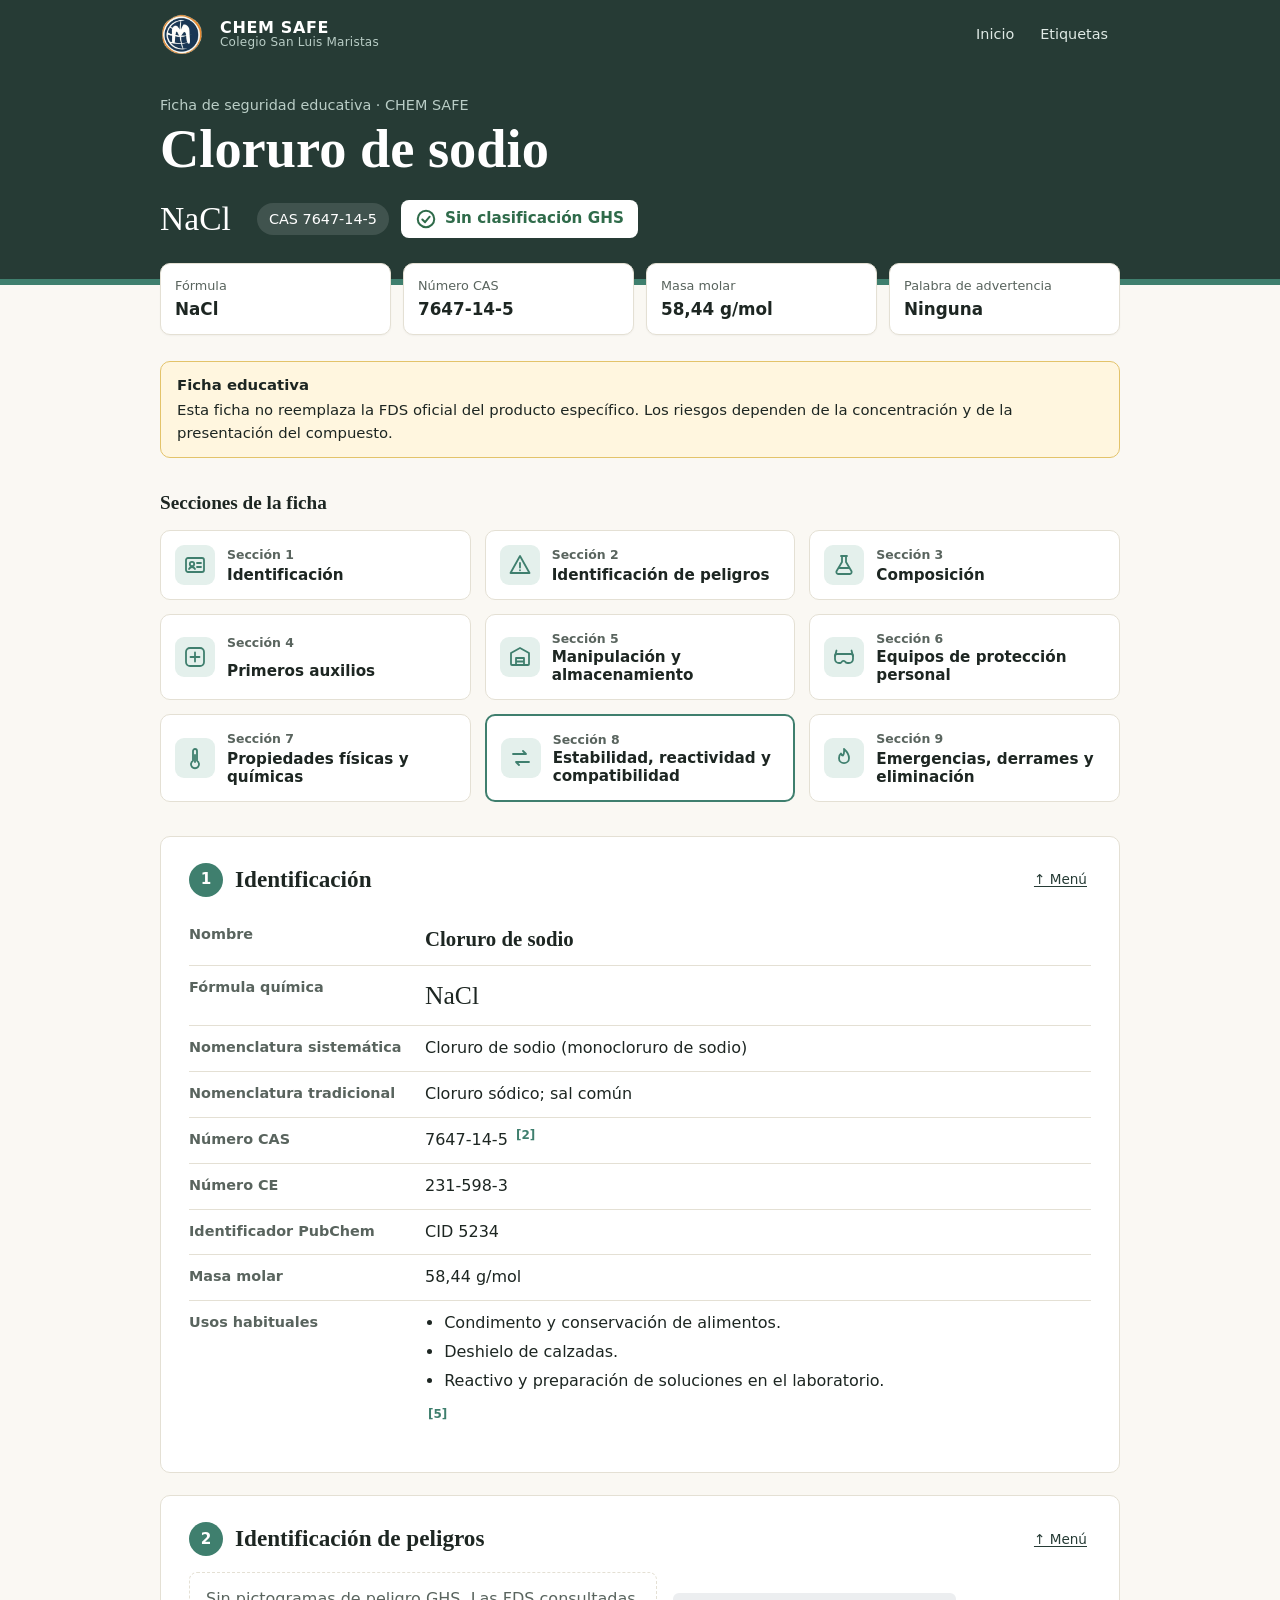
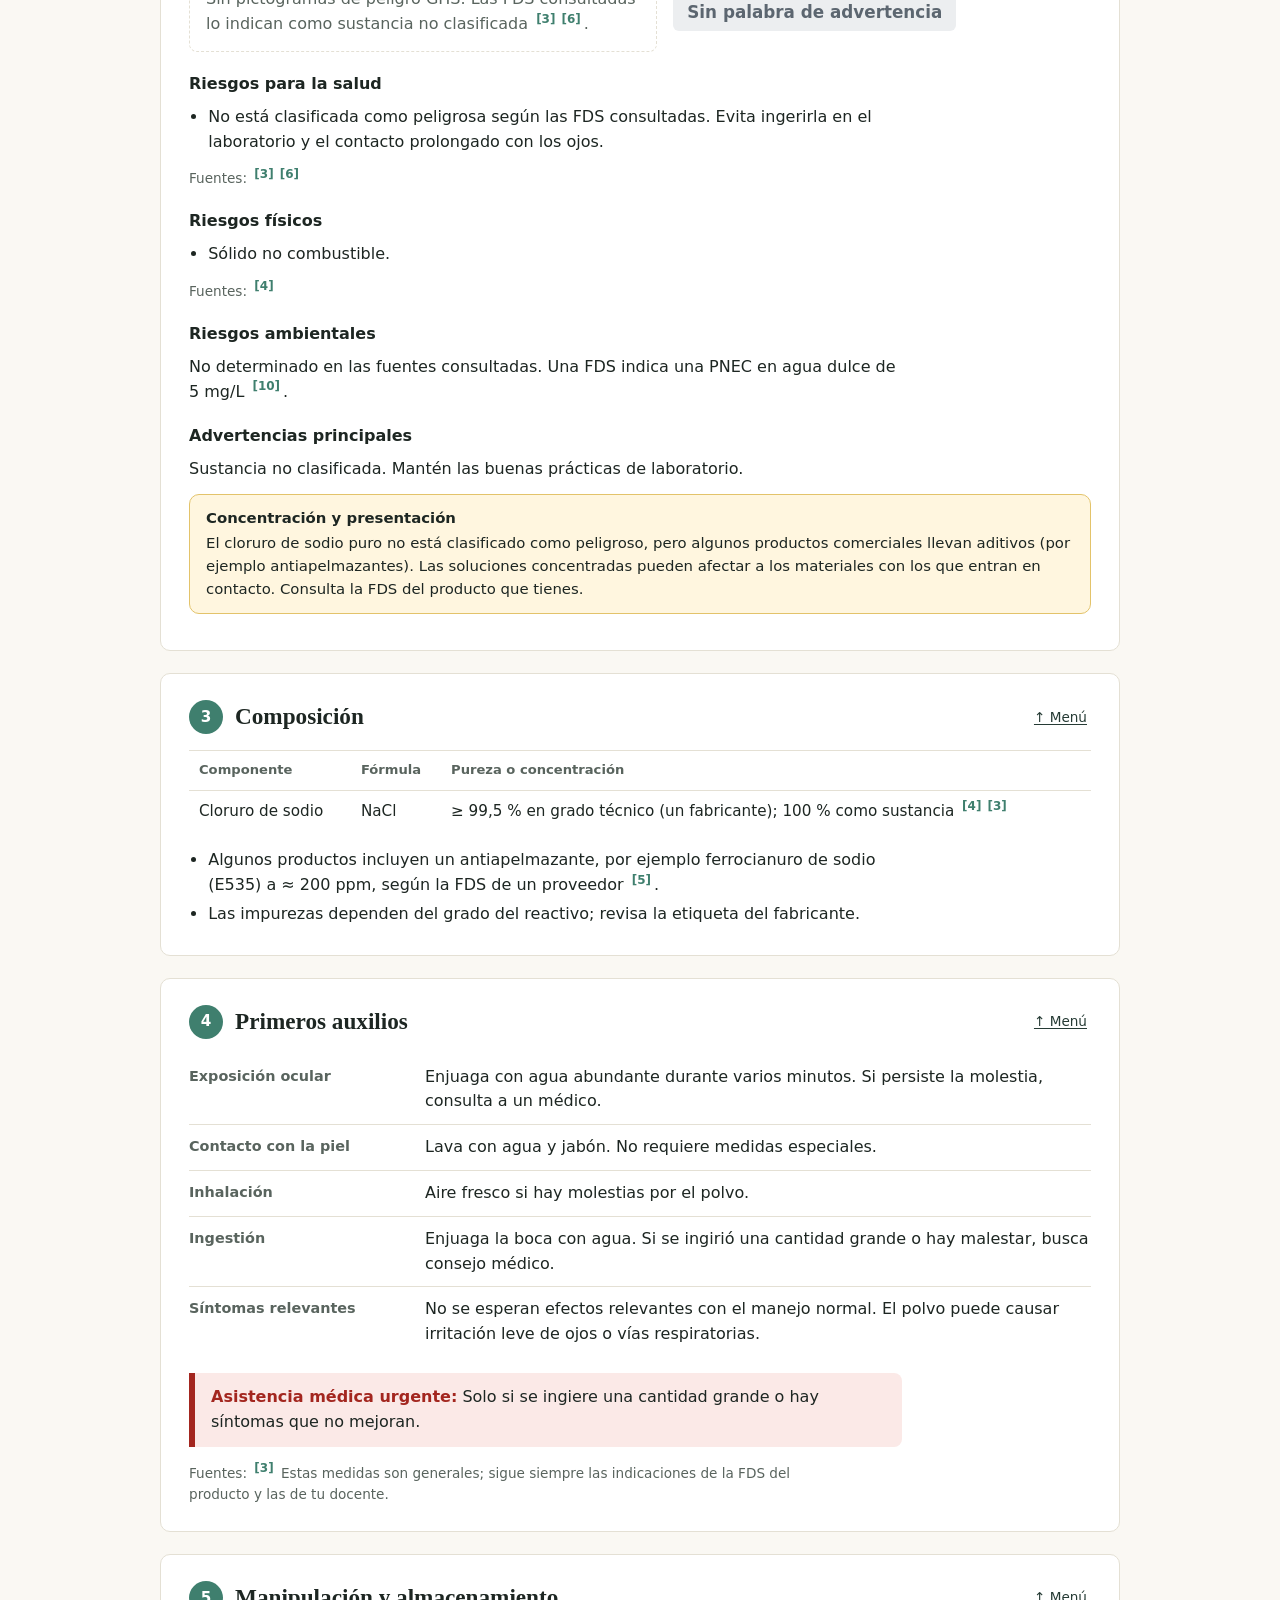
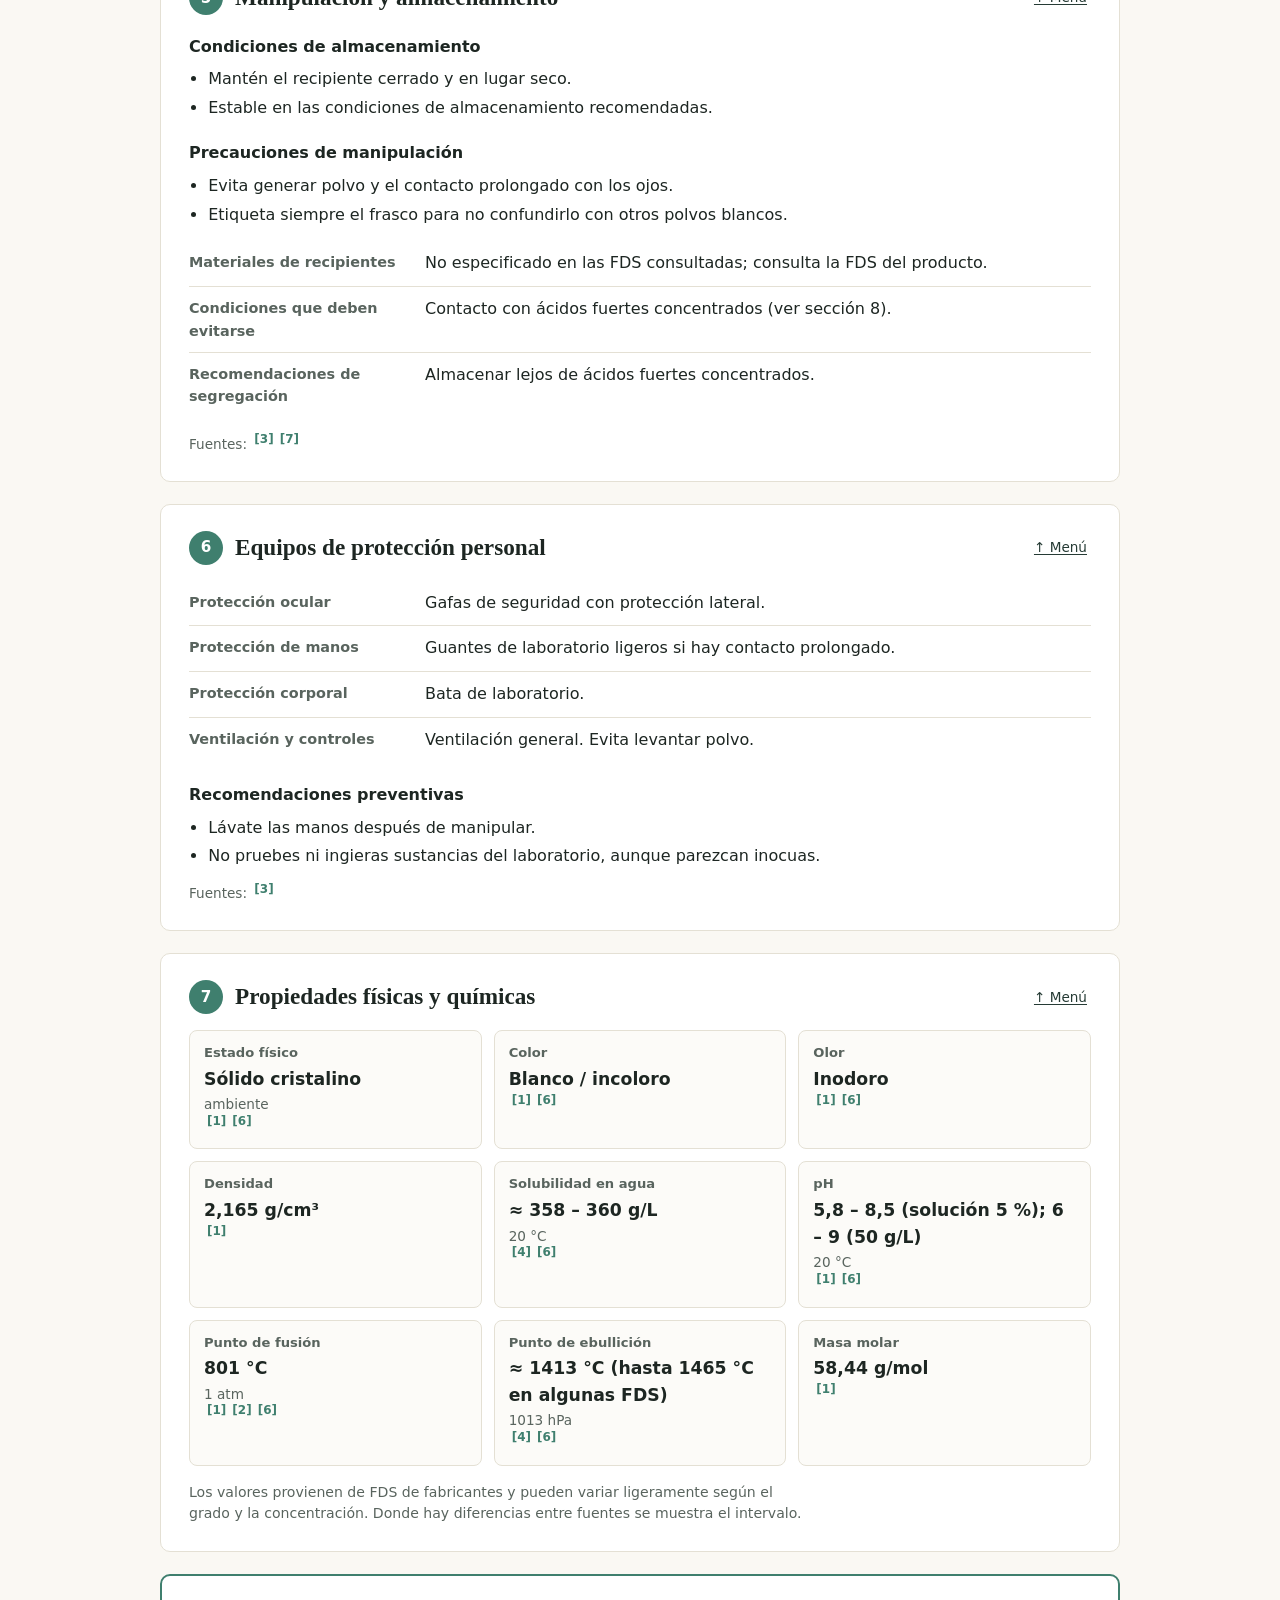
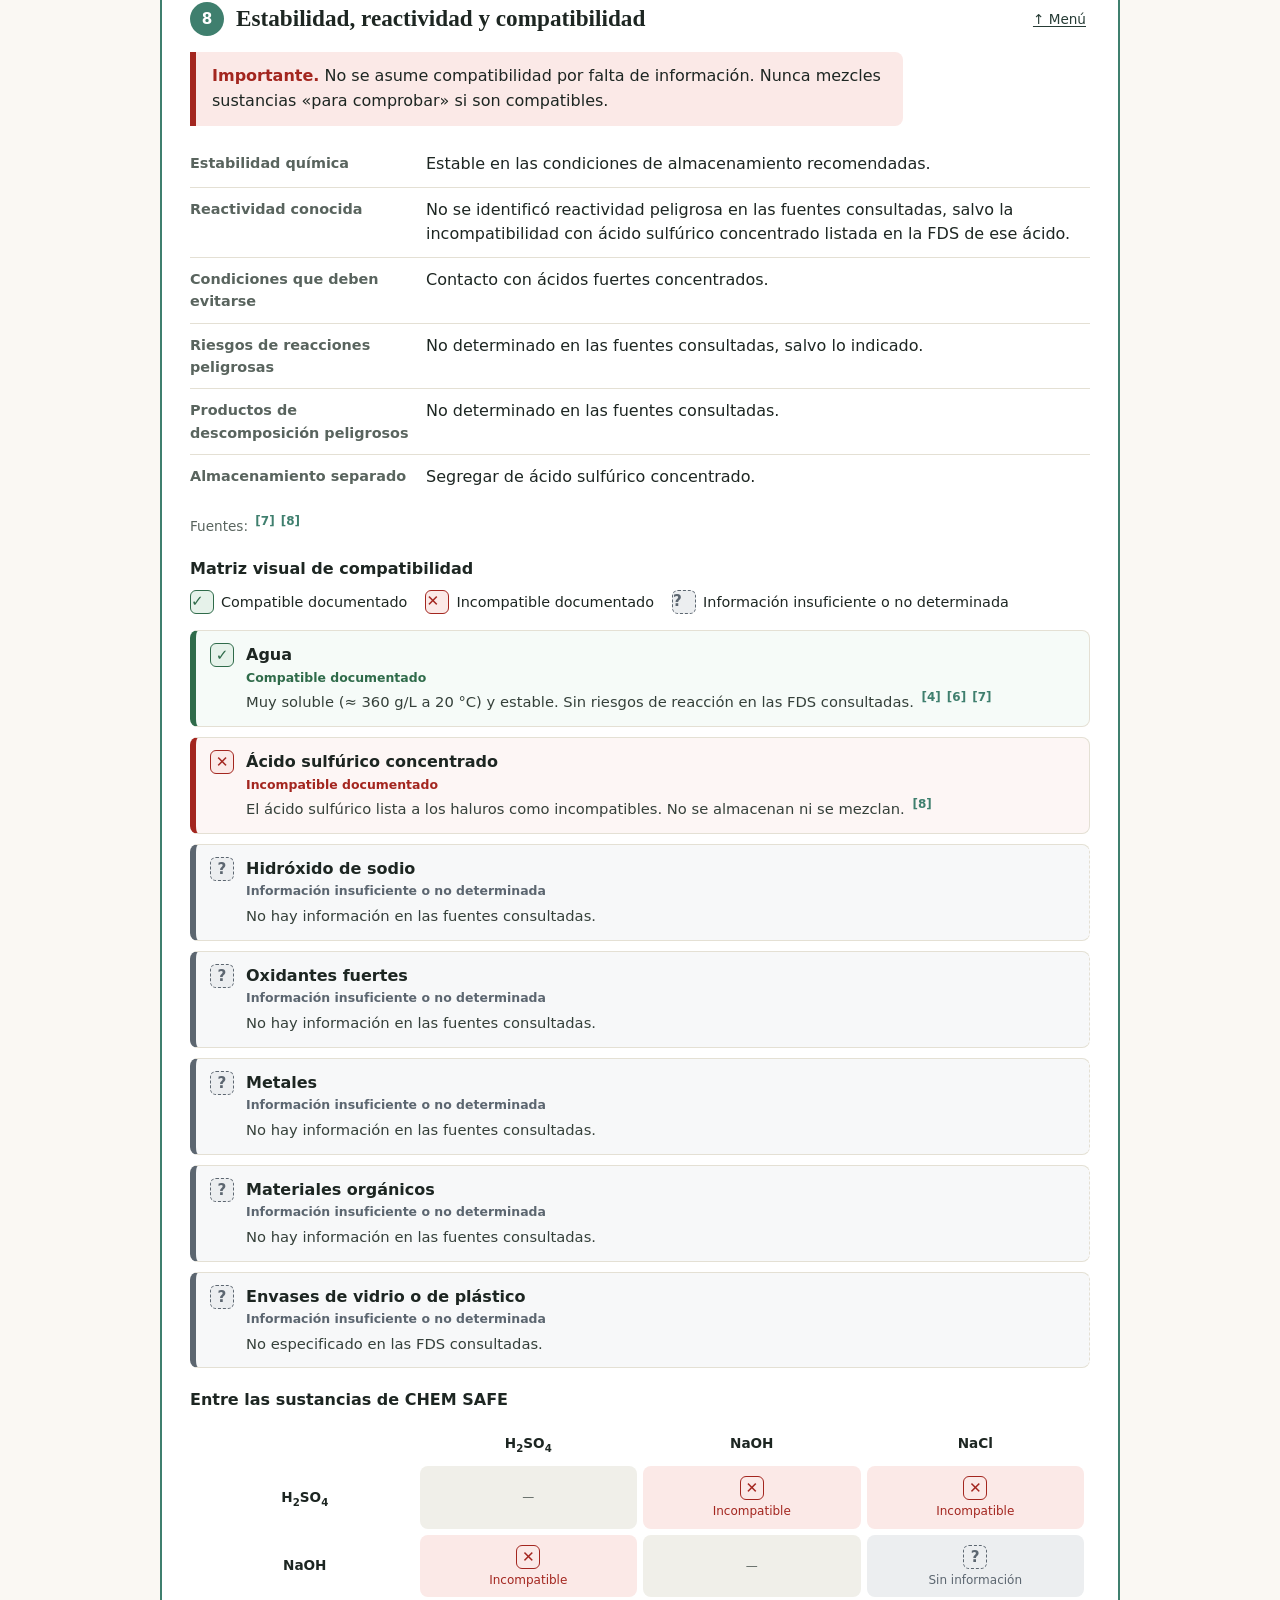
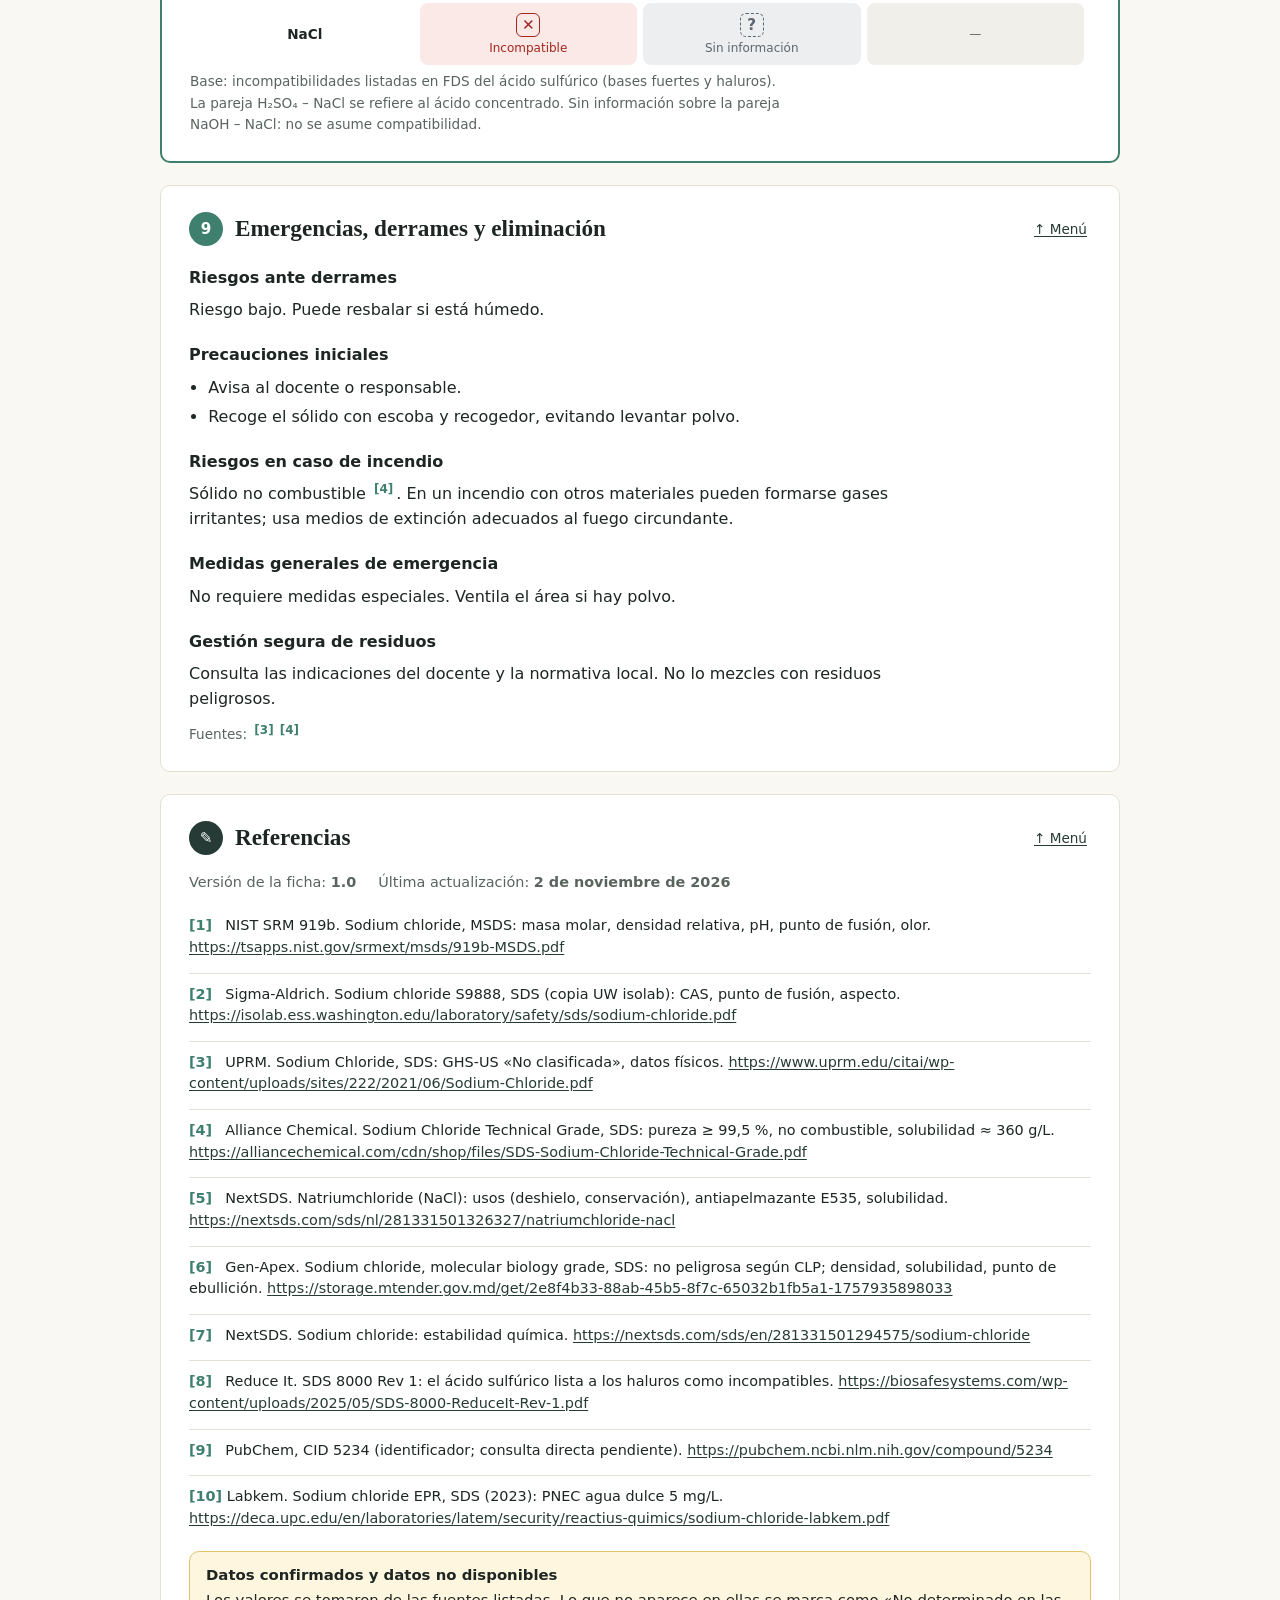
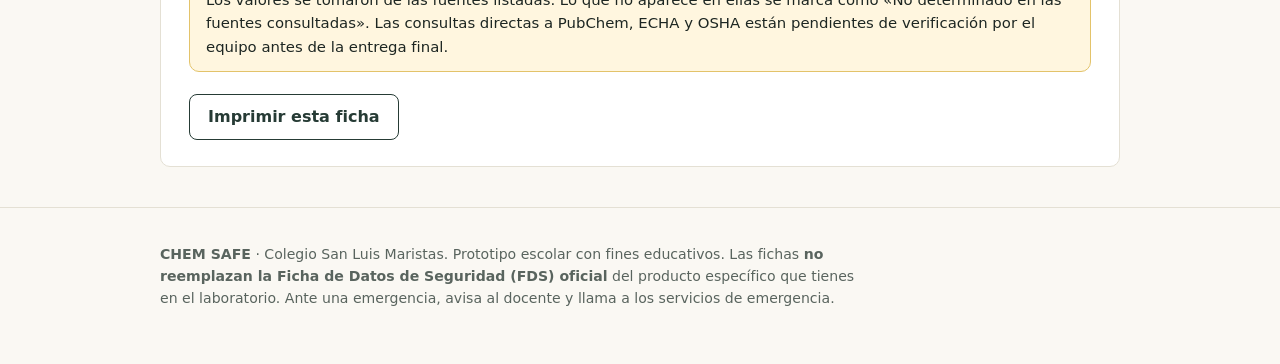
<file: fichas/cloruro-de-sodio.html>
<!DOCTYPE html>
<html lang="es">
<head>
<meta charset="utf-8">
<meta name="viewport" content="width=device-width, initial-scale=1">
<title>Cloruro de sodio (NaCl) · CHEM SAFE</title>
<meta name="description" content="CHEM SAFE: fichas educativas de seguridad química consultables mediante código QR.">
<link rel="icon" href="../assets/img/favicon.svg" type="image/svg+xml">
<link rel="stylesheet" href="../assets/css/styles.css">
</head>
<body style="--accent:#3f7f6e;--accent-soft:#e4f0ec">
<header class="topbar"><div class="wrap"><a class="school" href="../index.html" title="Colegio San Luis Maristas"><img src="../assets/img/logo-maristas.png" alt="Logo del Colegio San Luis Maristas" width="40" height="40"></a><a class="brand" href="../index.html"><svg viewBox="0 0 24 24" fill="none" stroke="currentColor" stroke-width="1.8" stroke-linecap="round" stroke-linejoin="round" aria-hidden="true"><path d="M9 3h6M10 3v6l-5.5 9.2A2 2 0 0 0 6.2 21h11.6a2 2 0 0 0 1.7-2.8L14 9V3"/><path d="M12 12.5l2 1v2.5l-2 1-2-1v-2.5z"/></svg><span>CHEM SAFE<small>Colegio San Luis Maristas</small></span></a><nav aria-label="Principal"><a href="../index.html">Inicio</a><a href="../etiquetas.html">Etiquetas</a></nav></div></header><div class="hero"><div class="wrap"><p class="kicker">Ficha de seguridad educativa · CHEM SAFE</p><h1>Cloruro de sodio</h1><div class="hero-row"><span class="formula">NaCl</span><span class="chip">CAS 7647-14-5</span><span class="hazard-badge none"><svg viewBox="0 0 24 24" fill="none" stroke="currentColor" stroke-width="2.2" stroke-linecap="round" stroke-linejoin="round" aria-hidden="true"><circle cx="12" cy="12" r="9"/><path d="M8 12.5l3 3 5-6"/></svg>Sin clasificación GHS</span></div></div></div><main class="wrap"><div class="facts" aria-label="Información general"><div class="fact"><div class="k">Fórmula</div><div class="v">NaCl</div></div><div class="fact"><div class="k">Número CAS</div><div class="v">7647-14-5</div></div><div class="fact"><div class="k">Masa molar</div><div class="v">58,44 g/mol</div></div><div class="fact"><div class="k">Palabra de advertencia</div><div class="v">Ninguna</div></div></div><div class="notice"><strong>Ficha educativa</strong>Esta ficha no reemplaza la FDS oficial del producto específico. Los riesgos dependen de la concentración y de la presentación del compuesto.</div><h2 class="menu-title" id="menu">Secciones de la ficha</h2><ul class="tiles"><li><a class="tile" href="#s1"><span class="ico"><svg viewBox="0 0 24 24" fill="none" stroke="currentColor" stroke-width="1.8" stroke-linecap="round" stroke-linejoin="round" aria-hidden="true"><rect x="3" y="5" width="18" height="14" rx="2"/><circle cx="9" cy="11" r="2.2"/><path d="M14 10h4M14 14h4M6 16c.8-1.4 2-2 3-2s2.2.6 3 2"/></svg></span><span class="n">Sección 1</span><span class="t">Identificación</span></a></li><li><a class="tile" href="#s2"><span class="ico"><svg viewBox="0 0 24 24" fill="none" stroke="currentColor" stroke-width="1.8" stroke-linecap="round" stroke-linejoin="round" aria-hidden="true"><path d="M12 3 2.5 20h19z"/><path d="M12 10v4.5M12 17.2v.1"/></svg></span><span class="n">Sección 2</span><span class="t">Identificación de peligros</span></a></li><li><a class="tile" href="#s3"><span class="ico"><svg viewBox="0 0 24 24" fill="none" stroke="currentColor" stroke-width="1.8" stroke-linecap="round" stroke-linejoin="round" aria-hidden="true"><path d="M9 3h6M10 3v6l-5.5 9.2A2 2 0 0 0 6.2 21h11.6a2 2 0 0 0 1.7-2.8L14 9V3"/><path d="M7.5 15h9"/></svg></span><span class="n">Sección 3</span><span class="t">Composición</span></a></li><li><a class="tile" href="#s4"><span class="ico"><svg viewBox="0 0 24 24" fill="none" stroke="currentColor" stroke-width="1.8" stroke-linecap="round" stroke-linejoin="round" aria-hidden="true"><rect x="3" y="3" width="18" height="18" rx="4"/><path d="M12 7.5v9M7.5 12h9"/></svg></span><span class="n">Sección 4</span><span class="t">Primeros auxilios</span></a></li><li><a class="tile" href="#s5"><span class="ico"><svg viewBox="0 0 24 24" fill="none" stroke="currentColor" stroke-width="1.8" stroke-linecap="round" stroke-linejoin="round" aria-hidden="true"><path d="M3 8l9-5 9 5v11a1 1 0 0 1-1 1H4a1 1 0 0 1-1-1z"/><path d="M8 20v-7h8v7M8 16.5h8"/></svg></span><span class="n">Sección 5</span><span class="t">Manipulación y almacenamiento</span></a></li><li><a class="tile" href="#s6"><span class="ico"><svg viewBox="0 0 24 24" fill="none" stroke="currentColor" stroke-width="1.8" stroke-linecap="round" stroke-linejoin="round" aria-hidden="true"><path d="M3 11a2 2 0 0 1 2-2h14a2 2 0 0 1 2 2v3a4 4 0 0 1-4 4h-1.5a3 3 0 0 1-2.5-1.5 2 2 0 0 0-3 0A3 3 0 0 1 8.5 18H7a4 4 0 0 1-4-4z"/><path d="M3 11l1.5-5.5M21 11l-1.5-5.5"/></svg></span><span class="n">Sección 6</span><span class="t">Equipos de protección personal</span></a></li><li><a class="tile" href="#s7"><span class="ico"><svg viewBox="0 0 24 24" fill="none" stroke="currentColor" stroke-width="1.8" stroke-linecap="round" stroke-linejoin="round" aria-hidden="true"><path d="M10 14.8V5a2 2 0 0 1 4 0v9.8a4 4 0 1 1-4 0z"/><path d="M12 9v7"/></svg></span><span class="n">Sección 7</span><span class="t">Propiedades físicas y químicas</span></a></li><li><a class="tile featured" href="#s8"><span class="ico"><svg viewBox="0 0 24 24" fill="none" stroke="currentColor" stroke-width="1.8" stroke-linecap="round" stroke-linejoin="round" aria-hidden="true"><path d="M4 8h13l-3-3M20 16H7l3 3"/></svg></span><span class="n">Sección 8</span><span class="t">Estabilidad, reactividad y compatibilidad</span></a></li><li><a class="tile" href="#s9"><span class="ico"><svg viewBox="0 0 24 24" fill="none" stroke="currentColor" stroke-width="1.8" stroke-linecap="round" stroke-linejoin="round" aria-hidden="true"><path d="M12 3s5 4.4 5 9.2A5 5 0 0 1 7 12.2C7 9 9 7.5 9 7.5s.5 2 2 2c0 0 1.5-2 1-6.5z"/></svg></span><span class="n">Sección 9</span><span class="t">Emergencias, derrames y eliminación</span></a></li></ul><section class="sec" id="s1" aria-labelledby="s1-h"><h2 id="s1-h"><span class="num">1</span><span class="ttl">Identificación</span><a class="toplink" href="#menu">↑ Menú</a></h2>
<dl class="dl"><div><dt>Nombre</dt><dd><strong class="formula-big" style="font-size:1.3rem">Cloruro de sodio</strong></dd></div><div><dt>Fórmula química</dt><dd><span class="formula-big">NaCl</span></dd></div><div><dt>Nomenclatura sistemática</dt><dd>Cloruro de sodio (monocloruro de sodio)</dd></div><div><dt>Nomenclatura tradicional</dt><dd>Cloruro sódico; sal común</dd></div><div><dt>Número CAS</dt><dd>7647-14-5 <sup class="cite"><a href="#ref2">[2]</a></sup></dd></div><div><dt>Número CE</dt><dd>231-598-3</dd></div><div><dt>Identificador PubChem</dt><dd>CID 5234</dd></div><div><dt>Masa molar</dt><dd>58,44 g/mol</dd></div><div><dt>Usos habituales</dt><dd><ul><li>Condimento y conservación de alimentos.</li><li>Deshielo de calzadas.</li><li>Reactivo y preparación de soluciones en el laboratorio.</li></ul> <sup class="cite"><a href="#ref5">[5]</a></sup></dd></div></dl>
</section>
<section class="sec" id="s2" aria-labelledby="s2-h"><h2 id="s2-h"><span class="num">2</span><span class="ttl">Identificación de peligros</span><a class="toplink" href="#menu">↑ Menú</a></h2>
<div class="picts"><div class="nopict">Sin pictogramas de peligro GHS. Las FDS consultadas lo indican como sustancia no clasificada <sup class="cite"><a href="#ref3">[3]</a><a href="#ref6">[6]</a></sup>.</div><span class="signal none">Sin palabra de advertencia</span></div><h3>Riesgos para la salud</h3><ul><li>No está clasificada como peligrosa según las FDS consultadas. Evita ingerirla en el laboratorio y el contacto prolongado con los ojos.</li></ul><p style="font-size:.85rem;color:var(--muted)">Fuentes: <sup class="cite"><a href="#ref3">[3]</a><a href="#ref6">[6]</a></sup></p><h3>Riesgos físicos</h3><ul><li>Sólido no combustible.</li></ul><p style="font-size:.85rem;color:var(--muted)">Fuentes: <sup class="cite"><a href="#ref4">[4]</a></sup></p><h3>Riesgos ambientales</h3><p>No determinado en las fuentes consultadas. Una FDS indica una PNEC en agua dulce de 5 mg/L <sup class="cite"><a href="#ref10">[10]</a></sup>.</p><h3>Advertencias principales</h3><p>Sustancia no clasificada. Mantén las buenas prácticas de laboratorio.</p><div class="notice"><strong>Concentración y presentación</strong>El cloruro de sodio puro no está clasificado como peligroso, pero algunos productos comerciales llevan aditivos (por ejemplo antiapelmazantes). Las soluciones concentradas pueden afectar a los materiales con los que entran en contacto. Consulta la FDS del producto que tienes.</div>
</section>
<section class="sec" id="s3" aria-labelledby="s3-h"><h2 id="s3-h"><span class="num">3</span><span class="ttl">Composición</span><a class="toplink" href="#menu">↑ Menú</a></h2>
<div class="scroll-x"><table class="t"><thead><tr><th>Componente</th><th>Fórmula</th><th>Pureza o concentración</th></tr></thead><tbody><tr><td>Cloruro de sodio</td><td>NaCl</td><td>≥ 99,5 % en grado técnico (un fabricante); 100 % como sustancia <sup class="cite"><a href="#ref4">[4]</a><a href="#ref3">[3]</a></sup></td></tr></tbody></table></div><ul><li>Algunos productos incluyen un antiapelmazante, por ejemplo ferrocianuro de sodio (E535) a ≈ 200 ppm, según la FDS de un proveedor <sup class="cite"><a href="#ref5">[5]</a></sup>.</li><li>Las impurezas dependen del grado del reactivo; revisa la etiqueta del fabricante.</li></ul>
</section>
<section class="sec" id="s4" aria-labelledby="s4-h"><h2 id="s4-h"><span class="num">4</span><span class="ttl">Primeros auxilios</span><a class="toplink" href="#menu">↑ Menú</a></h2>
<dl class="dl"><div><dt>Exposición ocular</dt><dd>Enjuaga con agua abundante durante varios minutos. Si persiste la molestia, consulta a un médico.</dd></div><div><dt>Contacto con la piel</dt><dd>Lava con agua y jabón. No requiere medidas especiales.</dd></div><div><dt>Inhalación</dt><dd>Aire fresco si hay molestias por el polvo.</dd></div><div><dt>Ingestión</dt><dd>Enjuaga la boca con agua. Si se ingirió una cantidad grande o hay malestar, busca consejo médico.</dd></div><div><dt>Síntomas relevantes</dt><dd>No se esperan efectos relevantes con el manejo normal. El polvo puede causar irritación leve de ojos o vías respiratorias.</dd></div></dl><div class="alert"><strong>Asistencia médica urgente:</strong> Solo si se ingiere una cantidad grande o hay síntomas que no mejoran.</div><p style="font-size:.85rem;color:var(--muted)">Fuentes: <sup class="cite"><a href="#ref3">[3]</a></sup> Estas medidas son generales; sigue siempre las indicaciones de la FDS del producto y las de tu docente.</p>
</section>
<section class="sec" id="s5" aria-labelledby="s5-h"><h2 id="s5-h"><span class="num">5</span><span class="ttl">Manipulación y almacenamiento</span><a class="toplink" href="#menu">↑ Menú</a></h2>
<h3>Condiciones de almacenamiento</h3><ul><li>Mantén el recipiente cerrado y en lugar seco.</li><li>Estable en las condiciones de almacenamiento recomendadas.</li></ul><h3>Precauciones de manipulación</h3><ul><li>Evita generar polvo y el contacto prolongado con los ojos.</li><li>Etiqueta siempre el frasco para no confundirlo con otros polvos blancos.</li></ul><dl class="dl"><div><dt>Materiales de recipientes</dt><dd>No especificado en las FDS consultadas; consulta la FDS del producto.</dd></div><div><dt>Condiciones que deben evitarse</dt><dd>Contacto con ácidos fuertes concentrados (ver sección 8).</dd></div><div><dt>Recomendaciones de segregación</dt><dd>Almacenar lejos de ácidos fuertes concentrados.</dd></div></dl><p style="font-size:.85rem;color:var(--muted)">Fuentes: <sup class="cite"><a href="#ref3">[3]</a><a href="#ref7">[7]</a></sup></p>
</section>
<section class="sec" id="s6" aria-labelledby="s6-h"><h2 id="s6-h"><span class="num">6</span><span class="ttl">Equipos de protección personal</span><a class="toplink" href="#menu">↑ Menú</a></h2>
<dl class="dl"><div><dt>Protección ocular</dt><dd>Gafas de seguridad con protección lateral.</dd></div><div><dt>Protección de manos</dt><dd>Guantes de laboratorio ligeros si hay contacto prolongado.</dd></div><div><dt>Protección corporal</dt><dd>Bata de laboratorio.</dd></div><div><dt>Ventilación y controles</dt><dd>Ventilación general. Evita levantar polvo.</dd></div></dl><h3>Recomendaciones preventivas</h3><ul><li>Lávate las manos después de manipular.</li><li>No pruebes ni ingieras sustancias del laboratorio, aunque parezcan inocuas.</li></ul><p style="font-size:.85rem;color:var(--muted)">Fuentes: <sup class="cite"><a href="#ref3">[3]</a></sup></p>
</section>
<section class="sec" id="s7" aria-labelledby="s7-h"><h2 id="s7-h"><span class="num">7</span><span class="ttl">Propiedades físicas y químicas</span><a class="toplink" href="#menu">↑ Menú</a></h2>
<div class="cards three"><div class="pcard"><div class="k">Estado físico</div><div class="v">Sólido cristalino</div><div class="c">ambiente</div><div class="c"><sup class="cite"><a href="#ref1">[1]</a><a href="#ref6">[6]</a></sup></div></div><div class="pcard"><div class="k">Color</div><div class="v">Blanco / incoloro</div><div class="c"><sup class="cite"><a href="#ref1">[1]</a><a href="#ref6">[6]</a></sup></div></div><div class="pcard"><div class="k">Olor</div><div class="v">Inodoro</div><div class="c"><sup class="cite"><a href="#ref1">[1]</a><a href="#ref6">[6]</a></sup></div></div><div class="pcard"><div class="k">Densidad</div><div class="v">2,165 g/cm³</div><div class="c"><sup class="cite"><a href="#ref1">[1]</a></sup></div></div><div class="pcard"><div class="k">Solubilidad en agua</div><div class="v">≈ 358 – 360 g/L</div><div class="c">20 °C</div><div class="c"><sup class="cite"><a href="#ref4">[4]</a><a href="#ref6">[6]</a></sup></div></div><div class="pcard"><div class="k">pH</div><div class="v">5,8 – 8,5 (solución 5 %); 6 – 9 (50 g/L)</div><div class="c">20 °C</div><div class="c"><sup class="cite"><a href="#ref1">[1]</a><a href="#ref6">[6]</a></sup></div></div><div class="pcard"><div class="k">Punto de fusión</div><div class="v">801 °C</div><div class="c">1 atm</div><div class="c"><sup class="cite"><a href="#ref1">[1]</a><a href="#ref2">[2]</a><a href="#ref6">[6]</a></sup></div></div><div class="pcard"><div class="k">Punto de ebullición</div><div class="v">≈ 1413 °C (hasta 1465 °C en algunas FDS)</div><div class="c">1013 hPa</div><div class="c"><sup class="cite"><a href="#ref4">[4]</a><a href="#ref6">[6]</a></sup></div></div><div class="pcard"><div class="k">Masa molar</div><div class="v">58,44 g/mol</div><div class="c"><sup class="cite"><a href="#ref1">[1]</a></sup></div></div></div><p style="font-size:.88rem;color:var(--muted)">Los valores provienen de FDS de fabricantes y pueden variar ligeramente según el grado y la concentración. Donde hay diferencias entre fuentes se muestra el intervalo.</p>
</section>
<section class="sec featured" id="s8" aria-labelledby="s8-h"><h2 id="s8-h"><span class="num">8</span><span class="ttl">Estabilidad, reactividad y compatibilidad</span><a class="toplink" href="#menu">↑ Menú</a></h2>
<div class="alert"><strong>Importante.</strong> No se asume compatibilidad por falta de información. Nunca mezcles sustancias «para comprobar» si son compatibles.</div><dl class="dl"><div><dt>Estabilidad química</dt><dd>Estable en las condiciones de almacenamiento recomendadas.</dd></div><div><dt>Reactividad conocida</dt><dd>No se identificó reactividad peligrosa en las fuentes consultadas, salvo la incompatibilidad con ácido sulfúrico concentrado listada en la FDS de ese ácido.</dd></div><div><dt>Condiciones que deben evitarse</dt><dd>Contacto con ácidos fuertes concentrados.</dd></div><div><dt>Riesgos de reacciones peligrosas</dt><dd>No determinado en las fuentes consultadas, salvo lo indicado.</dd></div><div><dt>Productos de descomposición peligrosos</dt><dd>No determinado en las fuentes consultadas.</dd></div><div><dt>Almacenamiento separado</dt><dd>Segregar de ácido sulfúrico concentrado.</dd></div></dl><p style="font-size:.85rem;color:var(--muted)">Fuentes: <sup class="cite"><a href="#ref7">[7]</a><a href="#ref8">[8]</a></sup></p><h3>Matriz visual de compatibilidad</h3><div class="legend" role="list"><span role="listitem"><span class="st ok" aria-hidden="true">✓</span>Compatible documentado</span><span role="listitem"><span class="st bad" aria-hidden="true">✕</span>Incompatible documentado</span><span role="listitem"><span class="st nd" aria-hidden="true">?</span>Información insuficiente o no determinada</span></div><div class="matrix"><div class="mrow ok"><span class="st ok" aria-hidden="true">✓</span><div><span class="fam">Agua</span><span class="lbl">Compatible documentado</span></div><div class="why">Muy soluble (≈ 360 g/L a 20 °C) y estable. Sin riesgos de reacción en las FDS consultadas. <sup class="cite"><a href="#ref4">[4]</a><a href="#ref6">[6]</a><a href="#ref7">[7]</a></sup></div></div><div class="mrow bad"><span class="st bad" aria-hidden="true">✕</span><div><span class="fam">Ácido sulfúrico concentrado</span><span class="lbl">Incompatible documentado</span></div><div class="why">El ácido sulfúrico lista a los haluros como incompatibles. No se almacenan ni se mezclan. <sup class="cite"><a href="#ref8">[8]</a></sup></div></div><div class="mrow nd"><span class="st nd" aria-hidden="true">?</span><div><span class="fam">Hidróxido de sodio</span><span class="lbl">Información insuficiente o no determinada</span></div><div class="why">No hay información en las fuentes consultadas.</div></div><div class="mrow nd"><span class="st nd" aria-hidden="true">?</span><div><span class="fam">Oxidantes fuertes</span><span class="lbl">Información insuficiente o no determinada</span></div><div class="why">No hay información en las fuentes consultadas.</div></div><div class="mrow nd"><span class="st nd" aria-hidden="true">?</span><div><span class="fam">Metales</span><span class="lbl">Información insuficiente o no determinada</span></div><div class="why">No hay información en las fuentes consultadas.</div></div><div class="mrow nd"><span class="st nd" aria-hidden="true">?</span><div><span class="fam">Materiales orgánicos</span><span class="lbl">Información insuficiente o no determinada</span></div><div class="why">No hay información en las fuentes consultadas.</div></div><div class="mrow nd"><span class="st nd" aria-hidden="true">?</span><div><span class="fam">Envases de vidrio o de plástico</span><span class="lbl">Información insuficiente o no determinada</span></div><div class="why">No especificado en las FDS consultadas.</div></div></div><h3>Entre las sustancias de CHEM SAFE</h3><div class="scroll-x"><table class="xmatrix" aria-label="Compatibilidad entre las tres sustancias"><thead><tr><th></th><th>H<sub>2</sub>SO<sub>4</sub></th><th>NaOH</th><th>NaCl</th></tr></thead><tbody><tr><th>H<sub>2</sub>SO<sub>4</sub></th><td class="diag">—</td><td class="bad"><span class="st bad" aria-hidden="true">✕</span><br>Incompatible</td><td class="bad"><span class="st bad" aria-hidden="true">✕</span><br>Incompatible</td></tr><tr><th>NaOH</th><td class="bad"><span class="st bad" aria-hidden="true">✕</span><br>Incompatible</td><td class="diag">—</td><td class="nd"><span class="st nd" aria-hidden="true">?</span><br>Sin información</td></tr><tr><th>NaCl</th><td class="bad"><span class="st bad" aria-hidden="true">✕</span><br>Incompatible</td><td class="nd"><span class="st nd" aria-hidden="true">?</span><br>Sin información</td><td class="diag">—</td></tr></tbody></table></div><p style="font-size:.85rem;color:var(--muted)">Base: incompatibilidades listadas en FDS del ácido sulfúrico (bases fuertes y haluros). La pareja H₂SO₄ – NaCl se refiere al ácido concentrado. Sin información sobre la pareja NaOH – NaCl: no se asume compatibilidad.</p>
</section>
<section class="sec" id="s9" aria-labelledby="s9-h"><h2 id="s9-h"><span class="num">9</span><span class="ttl">Emergencias, derrames y eliminación</span><a class="toplink" href="#menu">↑ Menú</a></h2>
<h3>Riesgos ante derrames</h3><p>Riesgo bajo. Puede resbalar si está húmedo.</p><h3>Precauciones iniciales</h3><ul><li>Avisa al docente o responsable.</li><li>Recoge el sólido con escoba y recogedor, evitando levantar polvo.</li></ul><h3>Riesgos en caso de incendio</h3><p>Sólido no combustible <sup class="cite"><a href="#ref4">[4]</a></sup>. En un incendio con otros materiales pueden formarse gases irritantes; usa medios de extinción adecuados al fuego circundante.</p><h3>Medidas generales de emergencia</h3><p>No requiere medidas especiales. Ventila el área si hay polvo.</p><h3>Gestión segura de residuos</h3><p>Consulta las indicaciones del docente y la normativa local. No lo mezcles con residuos peligrosos.</p><p style="font-size:.85rem;color:var(--muted)">Fuentes: <sup class="cite"><a href="#ref3">[3]</a><a href="#ref4">[4]</a></sup></p>
</section>
<section class="sec" id="referencias" aria-labelledby="ref-h"><h2 id="ref-h"><span class="num" style="background:var(--green)">✎</span>Referencias<a class="toplink" href="#menu">↑ Menú</a></h2><p class="meta"><span>Versión de la ficha: <strong>1.0</strong></span><span>Última actualización: <strong>2 de noviembre de 2026</strong></span></p><ol class="refs" style="list-style:none"><li id="ref1"><span class="id">[1]</span> NIST SRM 919b. Sodium chloride, MSDS: masa molar, densidad relativa, pH, punto de fusión, olor. <a href="https://tsapps.nist.gov/srmext/msds/919b-MSDS.pdf" target="_blank" rel="noopener">https://tsapps.nist.gov/srmext/msds/919b-MSDS.pdf</a></li><li id="ref2"><span class="id">[2]</span> Sigma-Aldrich. Sodium chloride S9888, SDS (copia UW isolab): CAS, punto de fusión, aspecto. <a href="https://isolab.ess.washington.edu/laboratory/safety/sds/sodium-chloride.pdf" target="_blank" rel="noopener">https://isolab.ess.washington.edu/laboratory/safety/sds/sodium-chloride.pdf</a></li><li id="ref3"><span class="id">[3]</span> UPRM. Sodium Chloride, SDS: GHS-US «No clasificada», datos físicos. <a href="https://www.uprm.edu/citai/wp-content/uploads/sites/222/2021/06/Sodium-Chloride.pdf" target="_blank" rel="noopener">https://www.uprm.edu/citai/wp-content/uploads/sites/222/2021/06/Sodium-Chloride.pdf</a></li><li id="ref4"><span class="id">[4]</span> Alliance Chemical. Sodium Chloride Technical Grade, SDS: pureza ≥ 99,5 %, no combustible, solubilidad ≈ 360 g/L. <a href="https://alliancechemical.com/cdn/shop/files/SDS-Sodium-Chloride-Technical-Grade.pdf" target="_blank" rel="noopener">https://alliancechemical.com/cdn/shop/files/SDS-Sodium-Chloride-Technical-Grade.pdf</a></li><li id="ref5"><span class="id">[5]</span> NextSDS. Natriumchloride (NaCl): usos (deshielo, conservación), antiapelmazante E535, solubilidad. <a href="https://nextsds.com/sds/nl/281331501326327/natriumchloride-nacl" target="_blank" rel="noopener">https://nextsds.com/sds/nl/281331501326327/natriumchloride-nacl</a></li><li id="ref6"><span class="id">[6]</span> Gen-Apex. Sodium chloride, molecular biology grade, SDS: no peligrosa según CLP; densidad, solubilidad, punto de ebullición. <a href="https://storage.mtender.gov.md/get/2e8f4b33-88ab-45b5-8f7c-65032b1fb5a1-1757935898033" target="_blank" rel="noopener">https://storage.mtender.gov.md/get/2e8f4b33-88ab-45b5-8f7c-65032b1fb5a1-1757935898033</a></li><li id="ref7"><span class="id">[7]</span> NextSDS. Sodium chloride: estabilidad química. <a href="https://nextsds.com/sds/en/281331501294575/sodium-chloride" target="_blank" rel="noopener">https://nextsds.com/sds/en/281331501294575/sodium-chloride</a></li><li id="ref8"><span class="id">[8]</span> Reduce It. SDS 8000 Rev 1: el ácido sulfúrico lista a los haluros como incompatibles. <a href="https://biosafesystems.com/wp-content/uploads/2025/05/SDS-8000-ReduceIt-Rev-1.pdf" target="_blank" rel="noopener">https://biosafesystems.com/wp-content/uploads/2025/05/SDS-8000-ReduceIt-Rev-1.pdf</a></li><li id="ref9"><span class="id">[9]</span> PubChem, CID 5234 (identificador; consulta directa pendiente). <a href="https://pubchem.ncbi.nlm.nih.gov/compound/5234" target="_blank" rel="noopener">https://pubchem.ncbi.nlm.nih.gov/compound/5234</a></li><li id="ref10"><span class="id">[10]</span> Labkem. Sodium chloride EPR, SDS (2023): PNEC agua dulce 5 mg/L. <a href="https://deca.upc.edu/en/laboratories/latem/security/reactius-quimics/sodium-chloride-labkem.pdf" target="_blank" rel="noopener">https://deca.upc.edu/en/laboratories/latem/security/reactius-quimics/sodium-chloride-labkem.pdf</a></li></ol><div class="notice"><strong>Datos confirmados y datos no disponibles</strong>Los valores se tomaron de las fuentes listadas. Lo que no aparece en ellas se marca como «No determinado en las fuentes consultadas». Las consultas directas a PubChem, ECHA y OSHA están pendientes de verificación por el equipo antes de la entrega final.</div><p class="noprint"><button class="btn ghost" type="button" data-print>Imprimir esta ficha</button></p></section></main><footer class="site"><div class="wrap"><p><strong>CHEM SAFE</strong> · Colegio San Luis Maristas. Prototipo escolar con fines educativos. Las fichas <strong>no reemplazan la Ficha de Datos de Seguridad (FDS) oficial</strong> del producto específico que tienes en el laboratorio. Ante una emergencia, avisa al docente y llama a los servicios de emergencia.</p></div></footer><script src="../assets/js/app.js"></script>
</body>
</html>
</file>
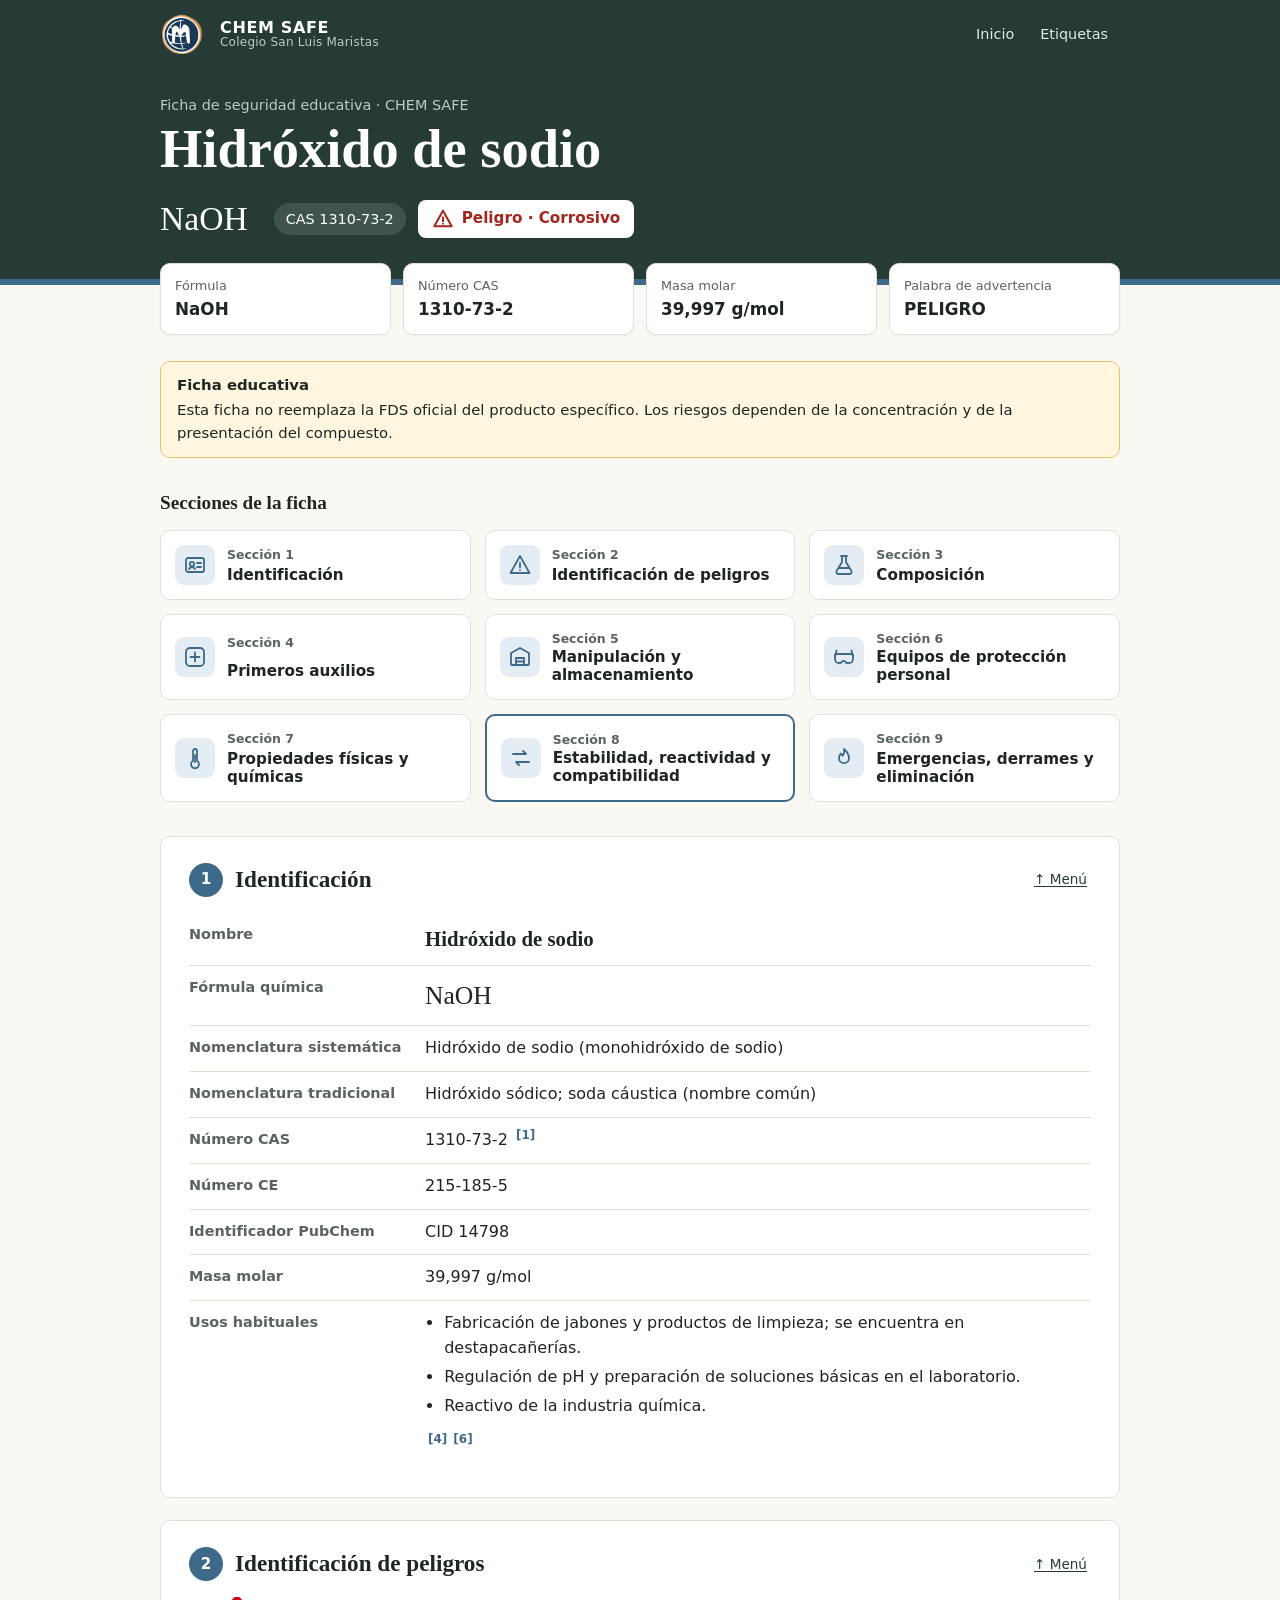
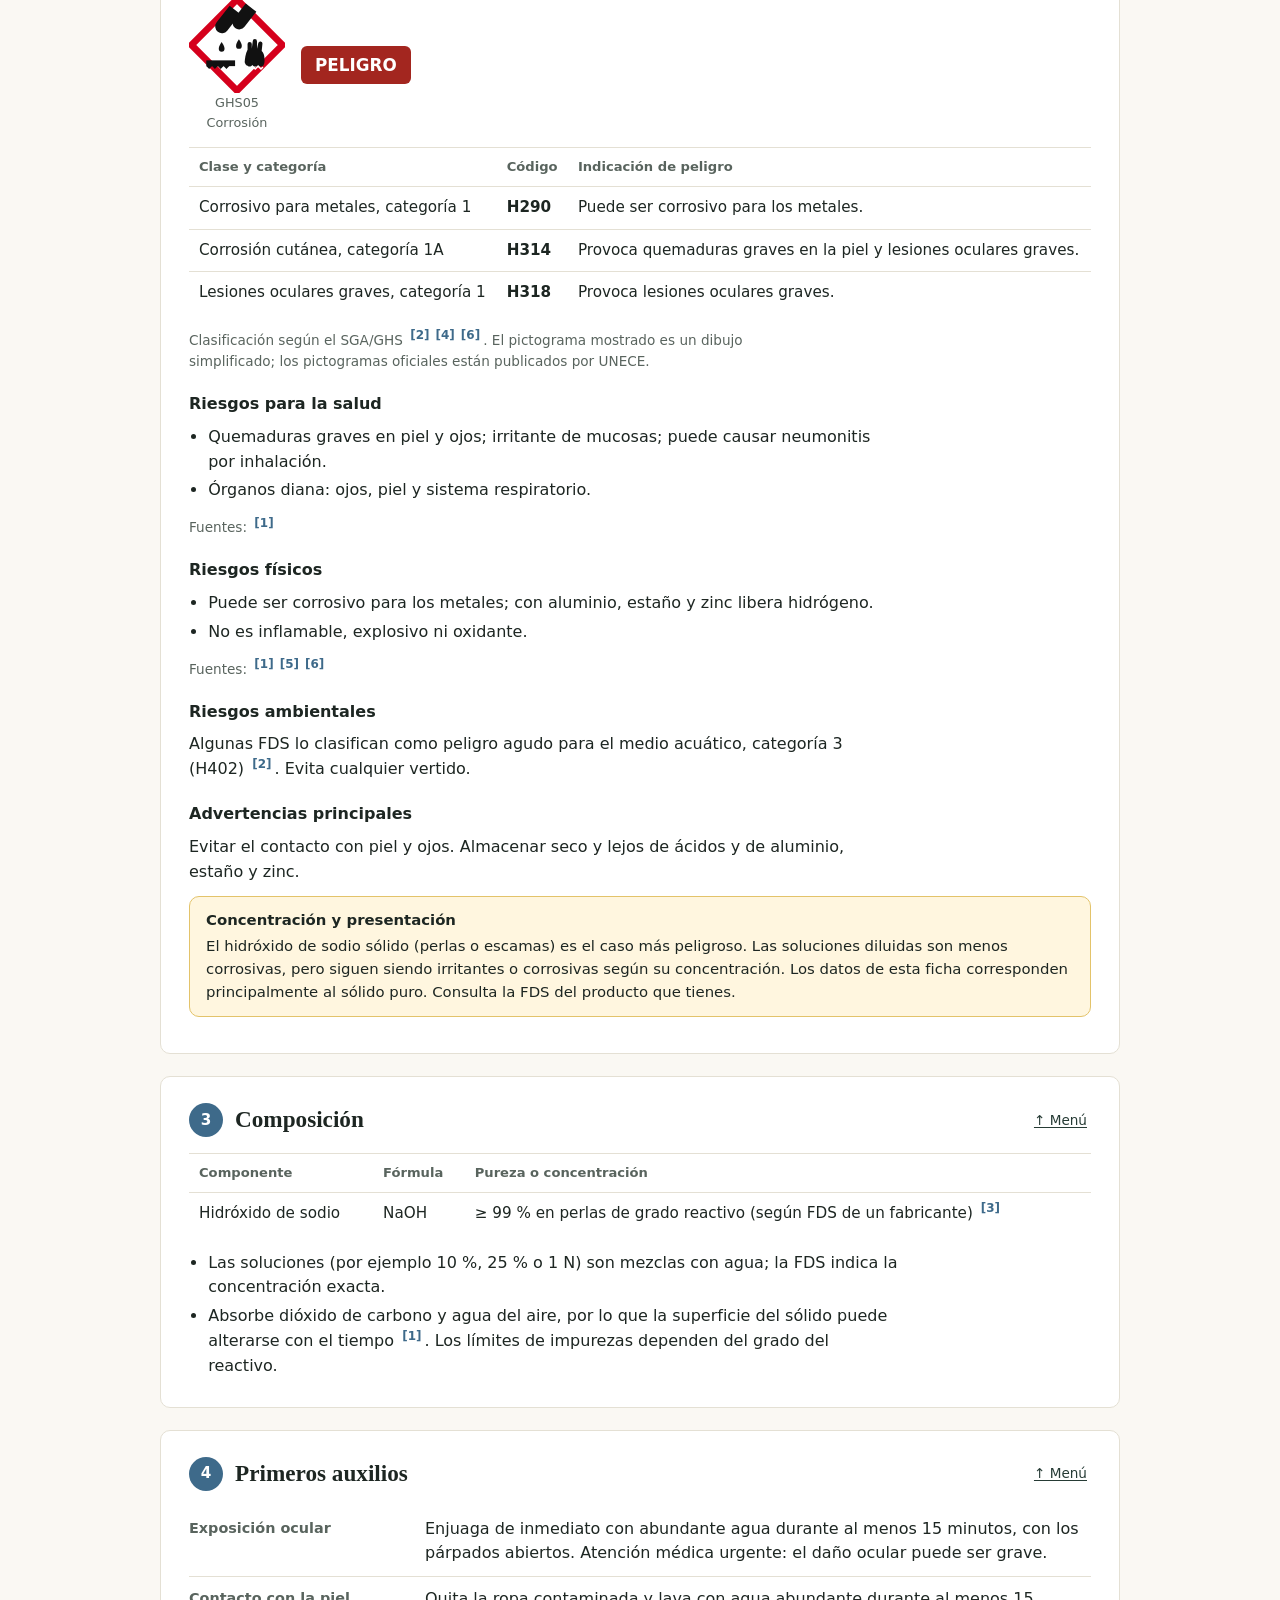
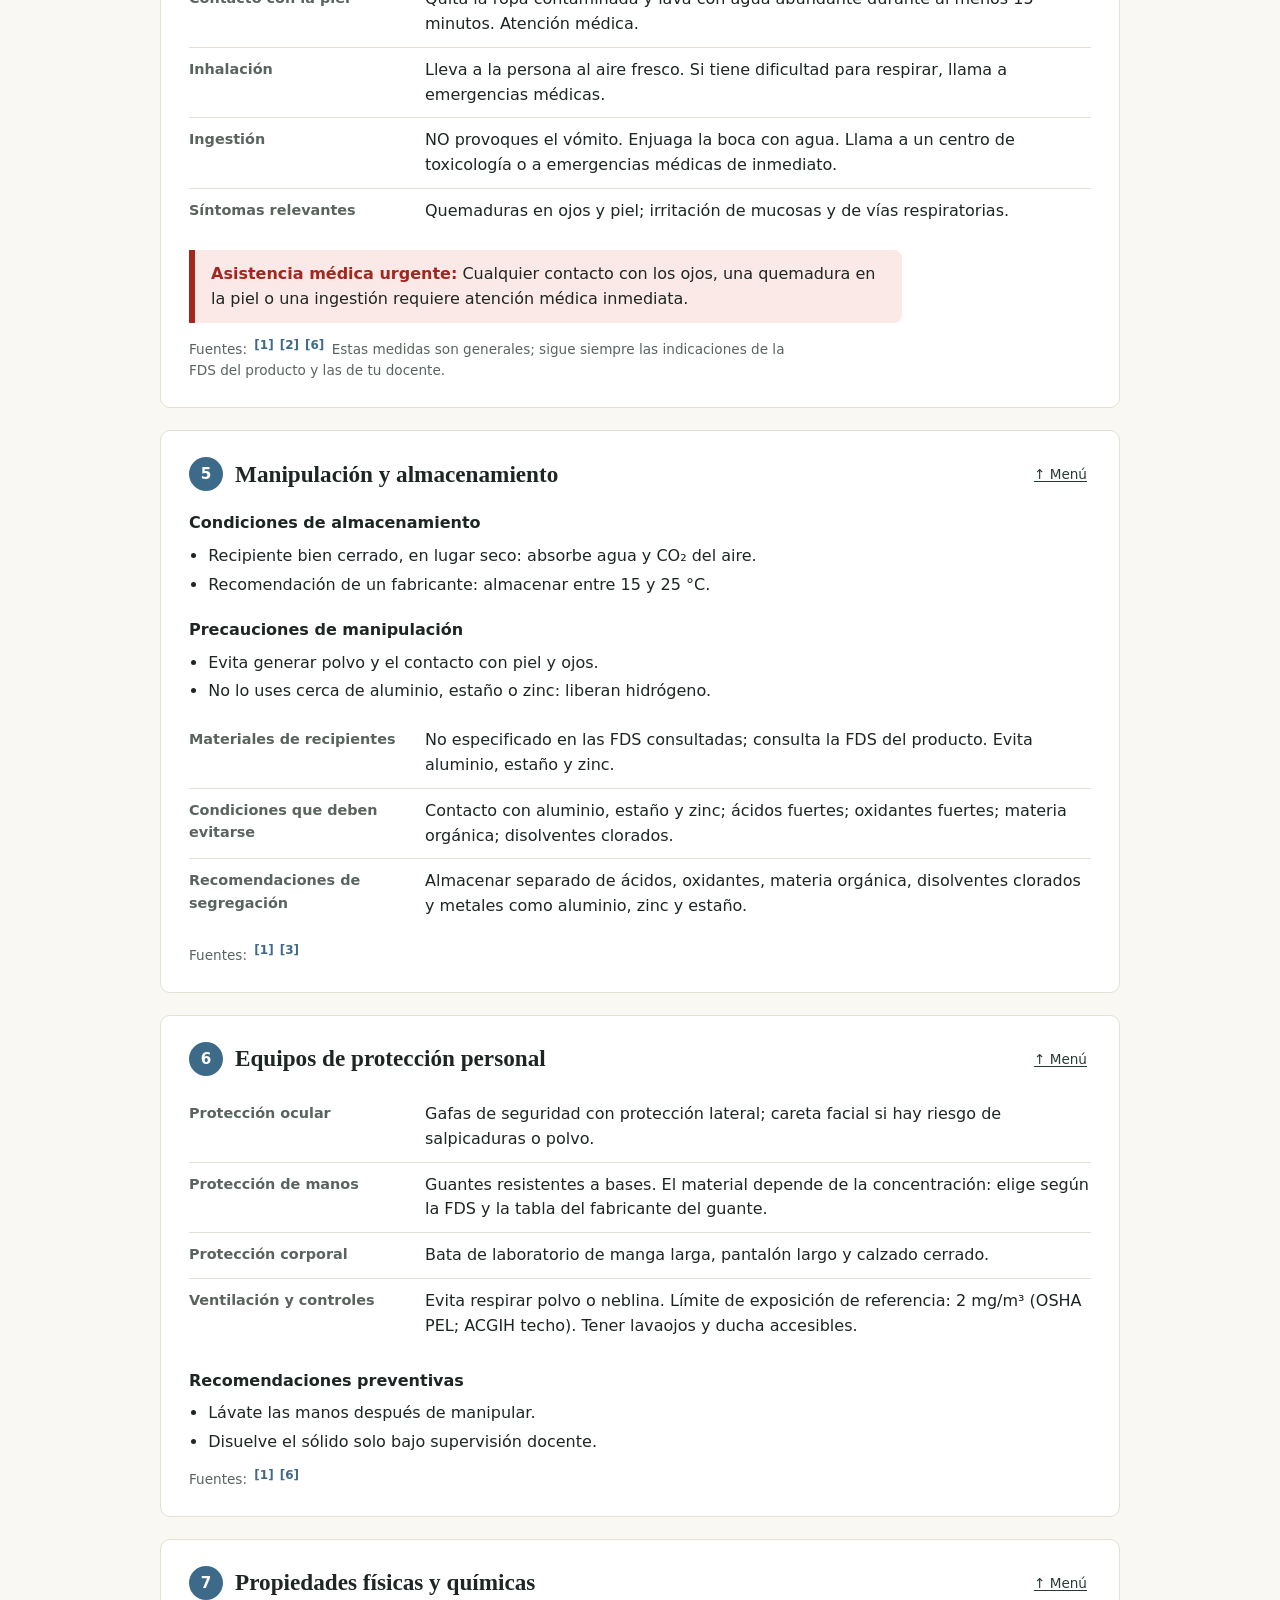
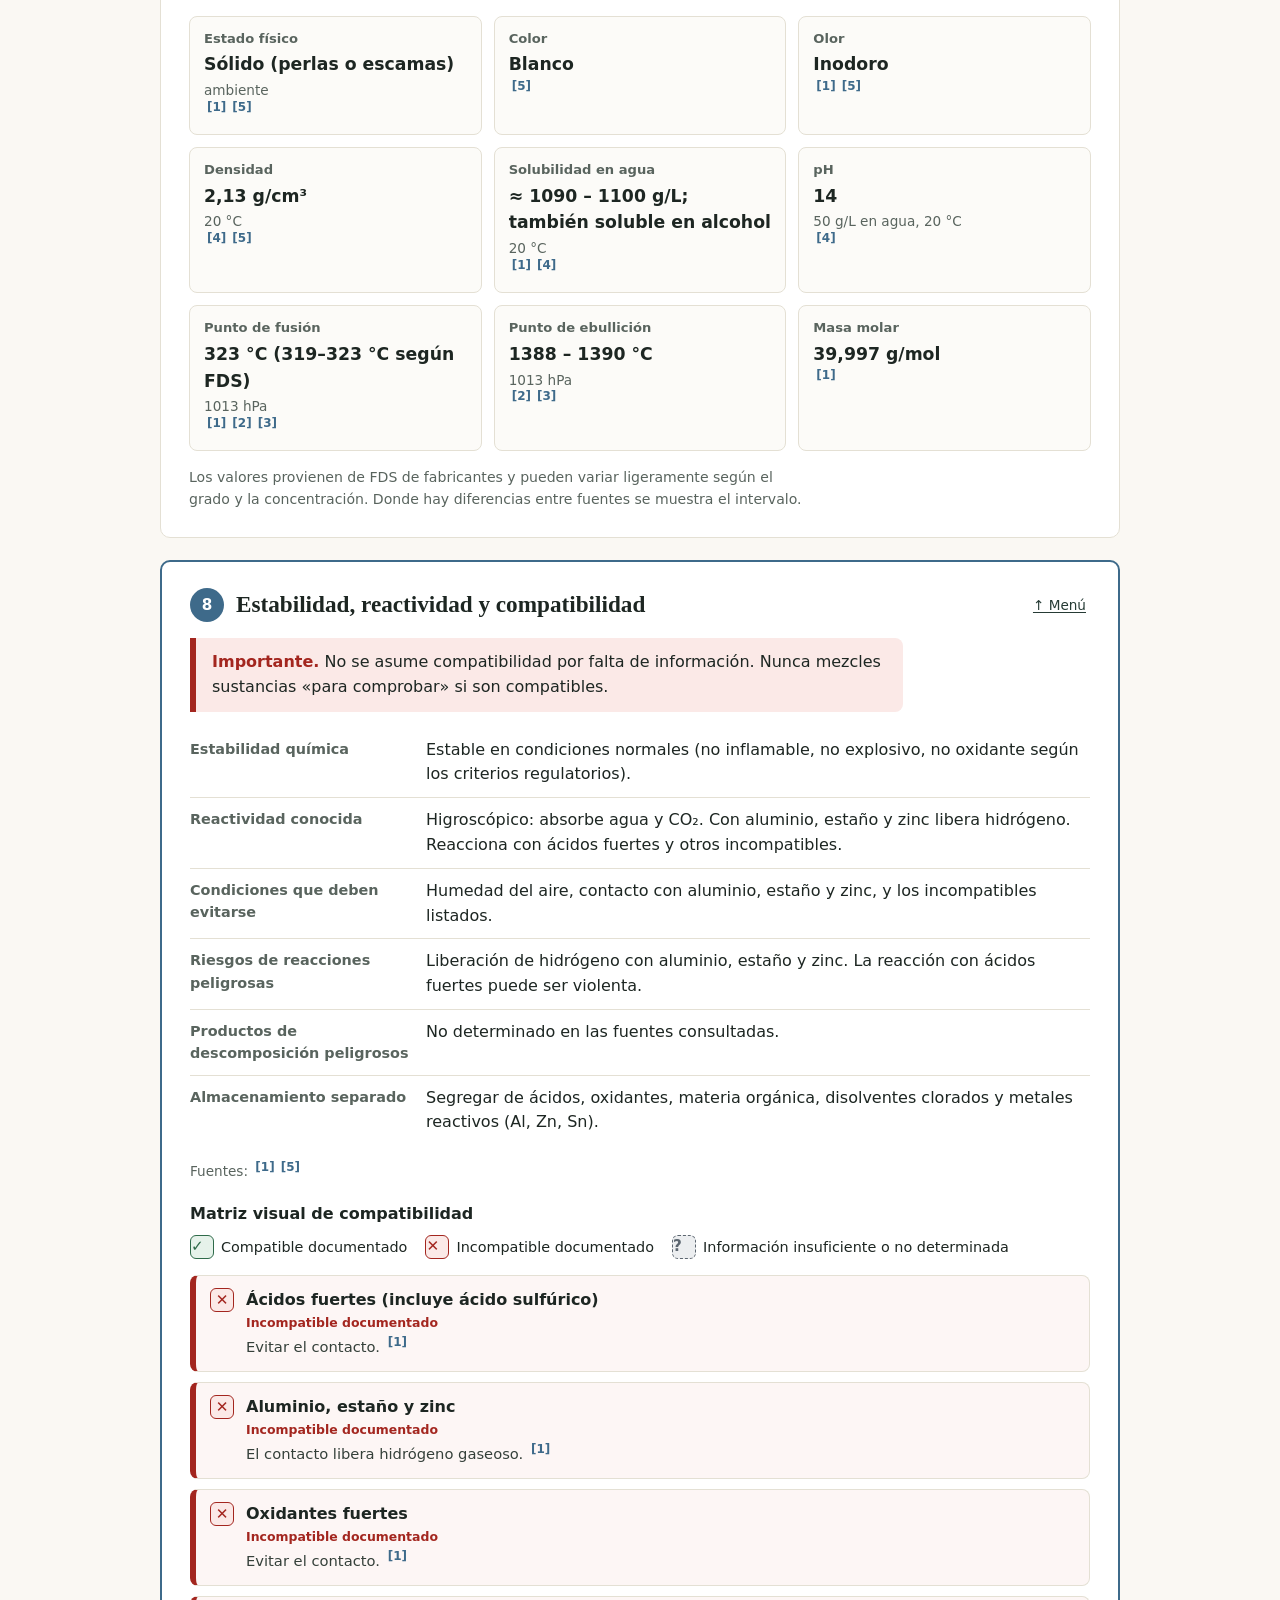
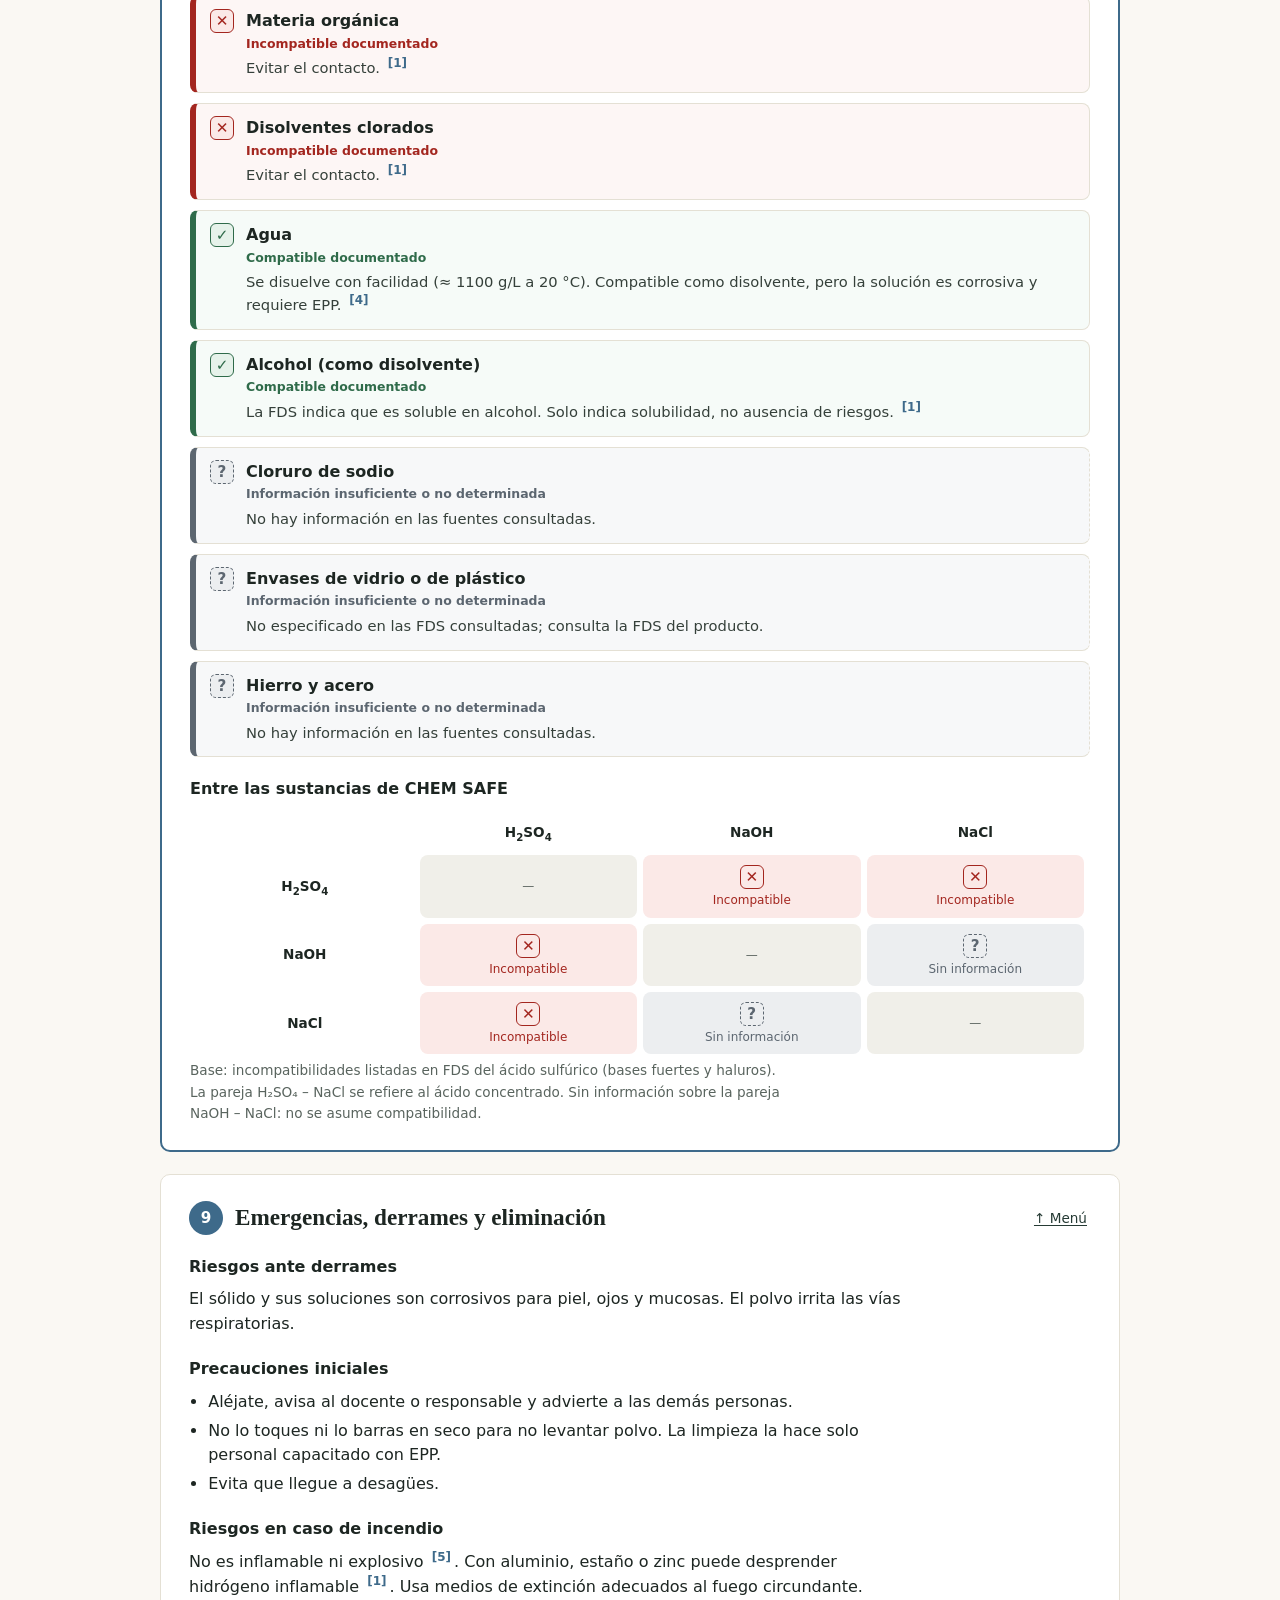
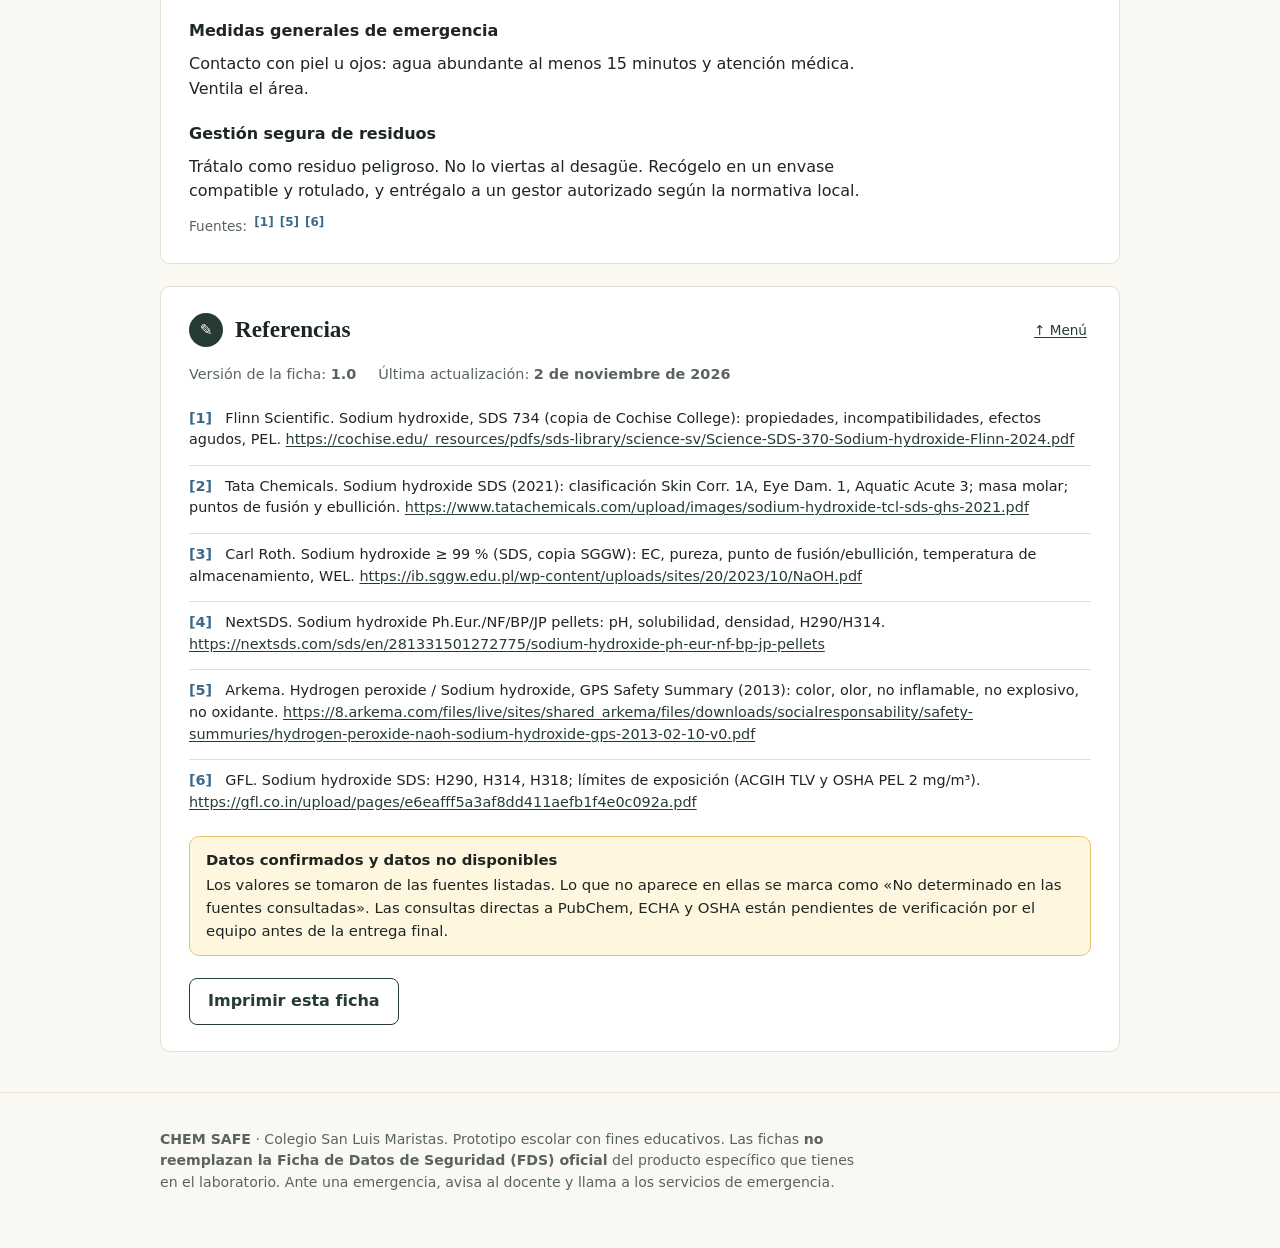
<file: fichas/hidroxido-de-sodio.html>
<!DOCTYPE html>
<html lang="es">
<head>
<meta charset="utf-8">
<meta name="viewport" content="width=device-width, initial-scale=1">
<title>Hidróxido de sodio (NaOH) · CHEM SAFE</title>
<meta name="description" content="CHEM SAFE: fichas educativas de seguridad química consultables mediante código QR.">
<link rel="icon" href="../assets/img/favicon.svg" type="image/svg+xml">
<link rel="stylesheet" href="../assets/css/styles.css">
</head>
<body style="--accent:#3e6a8a;--accent-soft:#e4edf4">
<header class="topbar"><div class="wrap"><a class="school" href="../index.html" title="Colegio San Luis Maristas"><img src="../assets/img/logo-maristas.png" alt="Logo del Colegio San Luis Maristas" width="40" height="40"></a><a class="brand" href="../index.html"><svg viewBox="0 0 24 24" fill="none" stroke="currentColor" stroke-width="1.8" stroke-linecap="round" stroke-linejoin="round" aria-hidden="true"><path d="M9 3h6M10 3v6l-5.5 9.2A2 2 0 0 0 6.2 21h11.6a2 2 0 0 0 1.7-2.8L14 9V3"/><path d="M12 12.5l2 1v2.5l-2 1-2-1v-2.5z"/></svg><span>CHEM SAFE<small>Colegio San Luis Maristas</small></span></a><nav aria-label="Principal"><a href="../index.html">Inicio</a><a href="../etiquetas.html">Etiquetas</a></nav></div></header><div class="hero"><div class="wrap"><p class="kicker">Ficha de seguridad educativa · CHEM SAFE</p><h1>Hidróxido de sodio</h1><div class="hero-row"><span class="formula">NaOH</span><span class="chip">CAS 1310-73-2</span><span class="hazard-badge "><svg viewBox="0 0 24 24" fill="none" stroke="currentColor" stroke-width="2.2" stroke-linecap="round" stroke-linejoin="round" aria-hidden="true"><path d="M12 3 2.5 20h19z"/><path d="M12 10v4.5M12 17.2v.1"/></svg>Peligro · Corrosivo</span></div></div></div><main class="wrap"><div class="facts" aria-label="Información general"><div class="fact"><div class="k">Fórmula</div><div class="v">NaOH</div></div><div class="fact"><div class="k">Número CAS</div><div class="v">1310-73-2</div></div><div class="fact"><div class="k">Masa molar</div><div class="v">39,997 g/mol</div></div><div class="fact"><div class="k">Palabra de advertencia</div><div class="v">PELIGRO</div></div></div><div class="notice"><strong>Ficha educativa</strong>Esta ficha no reemplaza la FDS oficial del producto específico. Los riesgos dependen de la concentración y de la presentación del compuesto.</div><h2 class="menu-title" id="menu">Secciones de la ficha</h2><ul class="tiles"><li><a class="tile" href="#s1"><span class="ico"><svg viewBox="0 0 24 24" fill="none" stroke="currentColor" stroke-width="1.8" stroke-linecap="round" stroke-linejoin="round" aria-hidden="true"><rect x="3" y="5" width="18" height="14" rx="2"/><circle cx="9" cy="11" r="2.2"/><path d="M14 10h4M14 14h4M6 16c.8-1.4 2-2 3-2s2.2.6 3 2"/></svg></span><span class="n">Sección 1</span><span class="t">Identificación</span></a></li><li><a class="tile" href="#s2"><span class="ico"><svg viewBox="0 0 24 24" fill="none" stroke="currentColor" stroke-width="1.8" stroke-linecap="round" stroke-linejoin="round" aria-hidden="true"><path d="M12 3 2.5 20h19z"/><path d="M12 10v4.5M12 17.2v.1"/></svg></span><span class="n">Sección 2</span><span class="t">Identificación de peligros</span></a></li><li><a class="tile" href="#s3"><span class="ico"><svg viewBox="0 0 24 24" fill="none" stroke="currentColor" stroke-width="1.8" stroke-linecap="round" stroke-linejoin="round" aria-hidden="true"><path d="M9 3h6M10 3v6l-5.5 9.2A2 2 0 0 0 6.2 21h11.6a2 2 0 0 0 1.7-2.8L14 9V3"/><path d="M7.5 15h9"/></svg></span><span class="n">Sección 3</span><span class="t">Composición</span></a></li><li><a class="tile" href="#s4"><span class="ico"><svg viewBox="0 0 24 24" fill="none" stroke="currentColor" stroke-width="1.8" stroke-linecap="round" stroke-linejoin="round" aria-hidden="true"><rect x="3" y="3" width="18" height="18" rx="4"/><path d="M12 7.5v9M7.5 12h9"/></svg></span><span class="n">Sección 4</span><span class="t">Primeros auxilios</span></a></li><li><a class="tile" href="#s5"><span class="ico"><svg viewBox="0 0 24 24" fill="none" stroke="currentColor" stroke-width="1.8" stroke-linecap="round" stroke-linejoin="round" aria-hidden="true"><path d="M3 8l9-5 9 5v11a1 1 0 0 1-1 1H4a1 1 0 0 1-1-1z"/><path d="M8 20v-7h8v7M8 16.5h8"/></svg></span><span class="n">Sección 5</span><span class="t">Manipulación y almacenamiento</span></a></li><li><a class="tile" href="#s6"><span class="ico"><svg viewBox="0 0 24 24" fill="none" stroke="currentColor" stroke-width="1.8" stroke-linecap="round" stroke-linejoin="round" aria-hidden="true"><path d="M3 11a2 2 0 0 1 2-2h14a2 2 0 0 1 2 2v3a4 4 0 0 1-4 4h-1.5a3 3 0 0 1-2.5-1.5 2 2 0 0 0-3 0A3 3 0 0 1 8.5 18H7a4 4 0 0 1-4-4z"/><path d="M3 11l1.5-5.5M21 11l-1.5-5.5"/></svg></span><span class="n">Sección 6</span><span class="t">Equipos de protección personal</span></a></li><li><a class="tile" href="#s7"><span class="ico"><svg viewBox="0 0 24 24" fill="none" stroke="currentColor" stroke-width="1.8" stroke-linecap="round" stroke-linejoin="round" aria-hidden="true"><path d="M10 14.8V5a2 2 0 0 1 4 0v9.8a4 4 0 1 1-4 0z"/><path d="M12 9v7"/></svg></span><span class="n">Sección 7</span><span class="t">Propiedades físicas y químicas</span></a></li><li><a class="tile featured" href="#s8"><span class="ico"><svg viewBox="0 0 24 24" fill="none" stroke="currentColor" stroke-width="1.8" stroke-linecap="round" stroke-linejoin="round" aria-hidden="true"><path d="M4 8h13l-3-3M20 16H7l3 3"/></svg></span><span class="n">Sección 8</span><span class="t">Estabilidad, reactividad y compatibilidad</span></a></li><li><a class="tile" href="#s9"><span class="ico"><svg viewBox="0 0 24 24" fill="none" stroke="currentColor" stroke-width="1.8" stroke-linecap="round" stroke-linejoin="round" aria-hidden="true"><path d="M12 3s5 4.4 5 9.2A5 5 0 0 1 7 12.2C7 9 9 7.5 9 7.5s.5 2 2 2c0 0 1.5-2 1-6.5z"/></svg></span><span class="n">Sección 9</span><span class="t">Emergencias, derrames y eliminación</span></a></li></ul><section class="sec" id="s1" aria-labelledby="s1-h"><h2 id="s1-h"><span class="num">1</span><span class="ttl">Identificación</span><a class="toplink" href="#menu">↑ Menú</a></h2>
<dl class="dl"><div><dt>Nombre</dt><dd><strong class="formula-big" style="font-size:1.3rem">Hidróxido de sodio</strong></dd></div><div><dt>Fórmula química</dt><dd><span class="formula-big">NaOH</span></dd></div><div><dt>Nomenclatura sistemática</dt><dd>Hidróxido de sodio (monohidróxido de sodio)</dd></div><div><dt>Nomenclatura tradicional</dt><dd>Hidróxido sódico; soda cáustica (nombre común)</dd></div><div><dt>Número CAS</dt><dd>1310-73-2 <sup class="cite"><a href="#ref1">[1]</a></sup></dd></div><div><dt>Número CE</dt><dd>215-185-5</dd></div><div><dt>Identificador PubChem</dt><dd>CID 14798</dd></div><div><dt>Masa molar</dt><dd>39,997 g/mol</dd></div><div><dt>Usos habituales</dt><dd><ul><li>Fabricación de jabones y productos de limpieza; se encuentra en destapacañerías.</li><li>Regulación de pH y preparación de soluciones básicas en el laboratorio.</li><li>Reactivo de la industria química.</li></ul> <sup class="cite"><a href="#ref4">[4]</a><a href="#ref6">[6]</a></sup></dd></div></dl>
</section>
<section class="sec" id="s2" aria-labelledby="s2-h"><h2 id="s2-h"><span class="num">2</span><span class="ttl">Identificación de peligros</span><a class="toplink" href="#menu">↑ Menú</a></h2>
<div class="picts"><figure class="pict" style="margin:0"><img src="../assets/img/ghs05.svg" alt="Pictograma GHS05: corrosión"><figcaption>GHS05<br>Corrosión</figcaption></figure><span class="signal">PELIGRO</span></div><div class="scroll-x"><table class="t"><thead><tr><th>Clase y categoría</th><th>Código</th><th>Indicación de peligro</th></tr></thead><tbody><tr><td>Corrosivo para metales, categoría 1</td><td><strong>H290</strong></td><td>Puede ser corrosivo para los metales.</td></tr><tr><td>Corrosión cutánea, categoría 1A</td><td><strong>H314</strong></td><td>Provoca quemaduras graves en la piel y lesiones oculares graves.</td></tr><tr><td>Lesiones oculares graves, categoría 1</td><td><strong>H318</strong></td><td>Provoca lesiones oculares graves.</td></tr></tbody></table></div><p style="font-size:.85rem;color:var(--muted)">Clasificación según el SGA/GHS <sup class="cite"><a href="#ref2">[2]</a><a href="#ref4">[4]</a><a href="#ref6">[6]</a></sup>. El pictograma mostrado es un dibujo simplificado; los pictogramas oficiales están publicados por UNECE.</p><h3>Riesgos para la salud</h3><ul><li>Quemaduras graves en piel y ojos; irritante de mucosas; puede causar neumonitis por inhalación.</li><li>Órganos diana: ojos, piel y sistema respiratorio.</li></ul><p style="font-size:.85rem;color:var(--muted)">Fuentes: <sup class="cite"><a href="#ref1">[1]</a></sup></p><h3>Riesgos físicos</h3><ul><li>Puede ser corrosivo para los metales; con aluminio, estaño y zinc libera hidrógeno.</li><li>No es inflamable, explosivo ni oxidante.</li></ul><p style="font-size:.85rem;color:var(--muted)">Fuentes: <sup class="cite"><a href="#ref1">[1]</a><a href="#ref5">[5]</a><a href="#ref6">[6]</a></sup></p><h3>Riesgos ambientales</h3><p>Algunas FDS lo clasifican como peligro agudo para el medio acuático, categoría 3 (H402) <sup class="cite"><a href="#ref2">[2]</a></sup>. Evita cualquier vertido.</p><h3>Advertencias principales</h3><p>Evitar el contacto con piel y ojos. Almacenar seco y lejos de ácidos y de aluminio, estaño y zinc.</p><div class="notice"><strong>Concentración y presentación</strong>El hidróxido de sodio sólido (perlas o escamas) es el caso más peligroso. Las soluciones diluidas son menos corrosivas, pero siguen siendo irritantes o corrosivas según su concentración. Los datos de esta ficha corresponden principalmente al sólido puro. Consulta la FDS del producto que tienes.</div>
</section>
<section class="sec" id="s3" aria-labelledby="s3-h"><h2 id="s3-h"><span class="num">3</span><span class="ttl">Composición</span><a class="toplink" href="#menu">↑ Menú</a></h2>
<div class="scroll-x"><table class="t"><thead><tr><th>Componente</th><th>Fórmula</th><th>Pureza o concentración</th></tr></thead><tbody><tr><td>Hidróxido de sodio</td><td>NaOH</td><td>≥ 99 % en perlas de grado reactivo (según FDS de un fabricante) <sup class="cite"><a href="#ref3">[3]</a></sup></td></tr></tbody></table></div><ul><li>Las soluciones (por ejemplo 10 %, 25 % o 1 N) son mezclas con agua; la FDS indica la concentración exacta.</li><li>Absorbe dióxido de carbono y agua del aire, por lo que la superficie del sólido puede alterarse con el tiempo <sup class="cite"><a href="#ref1">[1]</a></sup>. Los límites de impurezas dependen del grado del reactivo.</li></ul>
</section>
<section class="sec" id="s4" aria-labelledby="s4-h"><h2 id="s4-h"><span class="num">4</span><span class="ttl">Primeros auxilios</span><a class="toplink" href="#menu">↑ Menú</a></h2>
<dl class="dl"><div><dt>Exposición ocular</dt><dd>Enjuaga de inmediato con abundante agua durante al menos 15 minutos, con los párpados abiertos. Atención médica urgente: el daño ocular puede ser grave.</dd></div><div><dt>Contacto con la piel</dt><dd>Quita la ropa contaminada y lava con agua abundante durante al menos 15 minutos. Atención médica.</dd></div><div><dt>Inhalación</dt><dd>Lleva a la persona al aire fresco. Si tiene dificultad para respirar, llama a emergencias médicas.</dd></div><div><dt>Ingestión</dt><dd>NO provoques el vómito. Enjuaga la boca con agua. Llama a un centro de toxicología o a emergencias médicas de inmediato.</dd></div><div><dt>Síntomas relevantes</dt><dd>Quemaduras en ojos y piel; irritación de mucosas y de vías respiratorias.</dd></div></dl><div class="alert"><strong>Asistencia médica urgente:</strong> Cualquier contacto con los ojos, una quemadura en la piel o una ingestión requiere atención médica inmediata.</div><p style="font-size:.85rem;color:var(--muted)">Fuentes: <sup class="cite"><a href="#ref1">[1]</a><a href="#ref2">[2]</a><a href="#ref6">[6]</a></sup> Estas medidas son generales; sigue siempre las indicaciones de la FDS del producto y las de tu docente.</p>
</section>
<section class="sec" id="s5" aria-labelledby="s5-h"><h2 id="s5-h"><span class="num">5</span><span class="ttl">Manipulación y almacenamiento</span><a class="toplink" href="#menu">↑ Menú</a></h2>
<h3>Condiciones de almacenamiento</h3><ul><li>Recipiente bien cerrado, en lugar seco: absorbe agua y CO₂ del aire.</li><li>Recomendación de un fabricante: almacenar entre 15 y 25 °C.</li></ul><h3>Precauciones de manipulación</h3><ul><li>Evita generar polvo y el contacto con piel y ojos.</li><li>No lo uses cerca de aluminio, estaño o zinc: liberan hidrógeno.</li></ul><dl class="dl"><div><dt>Materiales de recipientes</dt><dd>No especificado en las FDS consultadas; consulta la FDS del producto. Evita aluminio, estaño y zinc.</dd></div><div><dt>Condiciones que deben evitarse</dt><dd>Contacto con aluminio, estaño y zinc; ácidos fuertes; oxidantes fuertes; materia orgánica; disolventes clorados.</dd></div><div><dt>Recomendaciones de segregación</dt><dd>Almacenar separado de ácidos, oxidantes, materia orgánica, disolventes clorados y metales como aluminio, zinc y estaño.</dd></div></dl><p style="font-size:.85rem;color:var(--muted)">Fuentes: <sup class="cite"><a href="#ref1">[1]</a><a href="#ref3">[3]</a></sup></p>
</section>
<section class="sec" id="s6" aria-labelledby="s6-h"><h2 id="s6-h"><span class="num">6</span><span class="ttl">Equipos de protección personal</span><a class="toplink" href="#menu">↑ Menú</a></h2>
<dl class="dl"><div><dt>Protección ocular</dt><dd>Gafas de seguridad con protección lateral; careta facial si hay riesgo de salpicaduras o polvo.</dd></div><div><dt>Protección de manos</dt><dd>Guantes resistentes a bases. El material depende de la concentración: elige según la FDS y la tabla del fabricante del guante.</dd></div><div><dt>Protección corporal</dt><dd>Bata de laboratorio de manga larga, pantalón largo y calzado cerrado.</dd></div><div><dt>Ventilación y controles</dt><dd>Evita respirar polvo o neblina. Límite de exposición de referencia: 2 mg/m³ (OSHA PEL; ACGIH techo). Tener lavaojos y ducha accesibles.</dd></div></dl><h3>Recomendaciones preventivas</h3><ul><li>Lávate las manos después de manipular.</li><li>Disuelve el sólido solo bajo supervisión docente.</li></ul><p style="font-size:.85rem;color:var(--muted)">Fuentes: <sup class="cite"><a href="#ref1">[1]</a><a href="#ref6">[6]</a></sup></p>
</section>
<section class="sec" id="s7" aria-labelledby="s7-h"><h2 id="s7-h"><span class="num">7</span><span class="ttl">Propiedades físicas y químicas</span><a class="toplink" href="#menu">↑ Menú</a></h2>
<div class="cards three"><div class="pcard"><div class="k">Estado físico</div><div class="v">Sólido (perlas o escamas)</div><div class="c">ambiente</div><div class="c"><sup class="cite"><a href="#ref1">[1]</a><a href="#ref5">[5]</a></sup></div></div><div class="pcard"><div class="k">Color</div><div class="v">Blanco</div><div class="c"><sup class="cite"><a href="#ref5">[5]</a></sup></div></div><div class="pcard"><div class="k">Olor</div><div class="v">Inodoro</div><div class="c"><sup class="cite"><a href="#ref1">[1]</a><a href="#ref5">[5]</a></sup></div></div><div class="pcard"><div class="k">Densidad</div><div class="v">2,13 g/cm³</div><div class="c">20 °C</div><div class="c"><sup class="cite"><a href="#ref4">[4]</a><a href="#ref5">[5]</a></sup></div></div><div class="pcard"><div class="k">Solubilidad en agua</div><div class="v">≈ 1090 – 1100 g/L; también soluble en alcohol</div><div class="c">20 °C</div><div class="c"><sup class="cite"><a href="#ref1">[1]</a><a href="#ref4">[4]</a></sup></div></div><div class="pcard"><div class="k">pH</div><div class="v">14</div><div class="c">50 g/L en agua, 20 °C</div><div class="c"><sup class="cite"><a href="#ref4">[4]</a></sup></div></div><div class="pcard"><div class="k">Punto de fusión</div><div class="v">323 °C (319–323 °C según FDS)</div><div class="c">1013 hPa</div><div class="c"><sup class="cite"><a href="#ref1">[1]</a><a href="#ref2">[2]</a><a href="#ref3">[3]</a></sup></div></div><div class="pcard"><div class="k">Punto de ebullición</div><div class="v">1388 – 1390 °C</div><div class="c">1013 hPa</div><div class="c"><sup class="cite"><a href="#ref2">[2]</a><a href="#ref3">[3]</a></sup></div></div><div class="pcard"><div class="k">Masa molar</div><div class="v">39,997 g/mol</div><div class="c"><sup class="cite"><a href="#ref1">[1]</a></sup></div></div></div><p style="font-size:.88rem;color:var(--muted)">Los valores provienen de FDS de fabricantes y pueden variar ligeramente según el grado y la concentración. Donde hay diferencias entre fuentes se muestra el intervalo.</p>
</section>
<section class="sec featured" id="s8" aria-labelledby="s8-h"><h2 id="s8-h"><span class="num">8</span><span class="ttl">Estabilidad, reactividad y compatibilidad</span><a class="toplink" href="#menu">↑ Menú</a></h2>
<div class="alert"><strong>Importante.</strong> No se asume compatibilidad por falta de información. Nunca mezcles sustancias «para comprobar» si son compatibles.</div><dl class="dl"><div><dt>Estabilidad química</dt><dd>Estable en condiciones normales (no inflamable, no explosivo, no oxidante según los criterios regulatorios).</dd></div><div><dt>Reactividad conocida</dt><dd>Higroscópico: absorbe agua y CO₂. Con aluminio, estaño y zinc libera hidrógeno. Reacciona con ácidos fuertes y otros incompatibles.</dd></div><div><dt>Condiciones que deben evitarse</dt><dd>Humedad del aire, contacto con aluminio, estaño y zinc, y los incompatibles listados.</dd></div><div><dt>Riesgos de reacciones peligrosas</dt><dd>Liberación de hidrógeno con aluminio, estaño y zinc. La reacción con ácidos fuertes puede ser violenta.</dd></div><div><dt>Productos de descomposición peligrosos</dt><dd>No determinado en las fuentes consultadas.</dd></div><div><dt>Almacenamiento separado</dt><dd>Segregar de ácidos, oxidantes, materia orgánica, disolventes clorados y metales reactivos (Al, Zn, Sn).</dd></div></dl><p style="font-size:.85rem;color:var(--muted)">Fuentes: <sup class="cite"><a href="#ref1">[1]</a><a href="#ref5">[5]</a></sup></p><h3>Matriz visual de compatibilidad</h3><div class="legend" role="list"><span role="listitem"><span class="st ok" aria-hidden="true">✓</span>Compatible documentado</span><span role="listitem"><span class="st bad" aria-hidden="true">✕</span>Incompatible documentado</span><span role="listitem"><span class="st nd" aria-hidden="true">?</span>Información insuficiente o no determinada</span></div><div class="matrix"><div class="mrow bad"><span class="st bad" aria-hidden="true">✕</span><div><span class="fam">Ácidos fuertes (incluye ácido sulfúrico)</span><span class="lbl">Incompatible documentado</span></div><div class="why">Evitar el contacto. <sup class="cite"><a href="#ref1">[1]</a></sup></div></div><div class="mrow bad"><span class="st bad" aria-hidden="true">✕</span><div><span class="fam">Aluminio, estaño y zinc</span><span class="lbl">Incompatible documentado</span></div><div class="why">El contacto libera hidrógeno gaseoso. <sup class="cite"><a href="#ref1">[1]</a></sup></div></div><div class="mrow bad"><span class="st bad" aria-hidden="true">✕</span><div><span class="fam">Oxidantes fuertes</span><span class="lbl">Incompatible documentado</span></div><div class="why">Evitar el contacto. <sup class="cite"><a href="#ref1">[1]</a></sup></div></div><div class="mrow bad"><span class="st bad" aria-hidden="true">✕</span><div><span class="fam">Materia orgánica</span><span class="lbl">Incompatible documentado</span></div><div class="why">Evitar el contacto. <sup class="cite"><a href="#ref1">[1]</a></sup></div></div><div class="mrow bad"><span class="st bad" aria-hidden="true">✕</span><div><span class="fam">Disolventes clorados</span><span class="lbl">Incompatible documentado</span></div><div class="why">Evitar el contacto. <sup class="cite"><a href="#ref1">[1]</a></sup></div></div><div class="mrow ok"><span class="st ok" aria-hidden="true">✓</span><div><span class="fam">Agua</span><span class="lbl">Compatible documentado</span></div><div class="why">Se disuelve con facilidad (≈ 1100 g/L a 20 °C). Compatible como disolvente, pero la solución es corrosiva y requiere EPP. <sup class="cite"><a href="#ref4">[4]</a></sup></div></div><div class="mrow ok"><span class="st ok" aria-hidden="true">✓</span><div><span class="fam">Alcohol (como disolvente)</span><span class="lbl">Compatible documentado</span></div><div class="why">La FDS indica que es soluble en alcohol. Solo indica solubilidad, no ausencia de riesgos. <sup class="cite"><a href="#ref1">[1]</a></sup></div></div><div class="mrow nd"><span class="st nd" aria-hidden="true">?</span><div><span class="fam">Cloruro de sodio</span><span class="lbl">Información insuficiente o no determinada</span></div><div class="why">No hay información en las fuentes consultadas.</div></div><div class="mrow nd"><span class="st nd" aria-hidden="true">?</span><div><span class="fam">Envases de vidrio o de plástico</span><span class="lbl">Información insuficiente o no determinada</span></div><div class="why">No especificado en las FDS consultadas; consulta la FDS del producto.</div></div><div class="mrow nd"><span class="st nd" aria-hidden="true">?</span><div><span class="fam">Hierro y acero</span><span class="lbl">Información insuficiente o no determinada</span></div><div class="why">No hay información en las fuentes consultadas.</div></div></div><h3>Entre las sustancias de CHEM SAFE</h3><div class="scroll-x"><table class="xmatrix" aria-label="Compatibilidad entre las tres sustancias"><thead><tr><th></th><th>H<sub>2</sub>SO<sub>4</sub></th><th>NaOH</th><th>NaCl</th></tr></thead><tbody><tr><th>H<sub>2</sub>SO<sub>4</sub></th><td class="diag">—</td><td class="bad"><span class="st bad" aria-hidden="true">✕</span><br>Incompatible</td><td class="bad"><span class="st bad" aria-hidden="true">✕</span><br>Incompatible</td></tr><tr><th>NaOH</th><td class="bad"><span class="st bad" aria-hidden="true">✕</span><br>Incompatible</td><td class="diag">—</td><td class="nd"><span class="st nd" aria-hidden="true">?</span><br>Sin información</td></tr><tr><th>NaCl</th><td class="bad"><span class="st bad" aria-hidden="true">✕</span><br>Incompatible</td><td class="nd"><span class="st nd" aria-hidden="true">?</span><br>Sin información</td><td class="diag">—</td></tr></tbody></table></div><p style="font-size:.85rem;color:var(--muted)">Base: incompatibilidades listadas en FDS del ácido sulfúrico (bases fuertes y haluros). La pareja H₂SO₄ – NaCl se refiere al ácido concentrado. Sin información sobre la pareja NaOH – NaCl: no se asume compatibilidad.</p>
</section>
<section class="sec" id="s9" aria-labelledby="s9-h"><h2 id="s9-h"><span class="num">9</span><span class="ttl">Emergencias, derrames y eliminación</span><a class="toplink" href="#menu">↑ Menú</a></h2>
<h3>Riesgos ante derrames</h3><p>El sólido y sus soluciones son corrosivos para piel, ojos y mucosas. El polvo irrita las vías respiratorias.</p><h3>Precauciones iniciales</h3><ul><li>Aléjate, avisa al docente o responsable y advierte a las demás personas.</li><li>No lo toques ni lo barras en seco para no levantar polvo. La limpieza la hace solo personal capacitado con EPP.</li><li>Evita que llegue a desagües.</li></ul><h3>Riesgos en caso de incendio</h3><p>No es inflamable ni explosivo <sup class="cite"><a href="#ref5">[5]</a></sup>. Con aluminio, estaño o zinc puede desprender hidrógeno inflamable <sup class="cite"><a href="#ref1">[1]</a></sup>. Usa medios de extinción adecuados al fuego circundante.</p><h3>Medidas generales de emergencia</h3><p>Contacto con piel u ojos: agua abundante al menos 15 minutos y atención médica. Ventila el área.</p><h3>Gestión segura de residuos</h3><p>Trátalo como residuo peligroso. No lo viertas al desagüe. Recógelo en un envase compatible y rotulado, y entrégalo a un gestor autorizado según la normativa local.</p><p style="font-size:.85rem;color:var(--muted)">Fuentes: <sup class="cite"><a href="#ref1">[1]</a><a href="#ref5">[5]</a><a href="#ref6">[6]</a></sup></p>
</section>
<section class="sec" id="referencias" aria-labelledby="ref-h"><h2 id="ref-h"><span class="num" style="background:var(--green)">✎</span>Referencias<a class="toplink" href="#menu">↑ Menú</a></h2><p class="meta"><span>Versión de la ficha: <strong>1.0</strong></span><span>Última actualización: <strong>2 de noviembre de 2026</strong></span></p><ol class="refs" style="list-style:none"><li id="ref1"><span class="id">[1]</span> Flinn Scientific. Sodium hydroxide, SDS 734 (copia de Cochise College): propiedades, incompatibilidades, efectos agudos, PEL. <a href="https://cochise.edu/_resources/pdfs/sds-library/science-sv/Science-SDS-370-Sodium-hydroxide-Flinn-2024.pdf" target="_blank" rel="noopener">https://cochise.edu/_resources/pdfs/sds-library/science-sv/Science-SDS-370-Sodium-hydroxide-Flinn-2024.pdf</a></li><li id="ref2"><span class="id">[2]</span> Tata Chemicals. Sodium hydroxide SDS (2021): clasificación Skin Corr. 1A, Eye Dam. 1, Aquatic Acute 3; masa molar; puntos de fusión y ebullición. <a href="https://www.tatachemicals.com/upload/images/sodium-hydroxide-tcl-sds-ghs-2021.pdf" target="_blank" rel="noopener">https://www.tatachemicals.com/upload/images/sodium-hydroxide-tcl-sds-ghs-2021.pdf</a></li><li id="ref3"><span class="id">[3]</span> Carl Roth. Sodium hydroxide ≥ 99 % (SDS, copia SGGW): EC, pureza, punto de fusión/ebullición, temperatura de almacenamiento, WEL. <a href="https://ib.sggw.edu.pl/wp-content/uploads/sites/20/2023/10/NaOH.pdf" target="_blank" rel="noopener">https://ib.sggw.edu.pl/wp-content/uploads/sites/20/2023/10/NaOH.pdf</a></li><li id="ref4"><span class="id">[4]</span> NextSDS. Sodium hydroxide Ph.Eur./NF/BP/JP pellets: pH, solubilidad, densidad, H290/H314. <a href="https://nextsds.com/sds/en/281331501272775/sodium-hydroxide-ph-eur-nf-bp-jp-pellets" target="_blank" rel="noopener">https://nextsds.com/sds/en/281331501272775/sodium-hydroxide-ph-eur-nf-bp-jp-pellets</a></li><li id="ref5"><span class="id">[5]</span> Arkema. Hydrogen peroxide / Sodium hydroxide, GPS Safety Summary (2013): color, olor, no inflamable, no explosivo, no oxidante. <a href="https://8.arkema.com/files/live/sites/shared_arkema/files/downloads/socialresponsability/safety-summuries/hydrogen-peroxide-naoh-sodium-hydroxide-gps-2013-02-10-v0.pdf" target="_blank" rel="noopener">https://8.arkema.com/files/live/sites/shared_arkema/files/downloads/socialresponsability/safety-summuries/hydrogen-peroxide-naoh-sodium-hydroxide-gps-2013-02-10-v0.pdf</a></li><li id="ref6"><span class="id">[6]</span> GFL. Sodium hydroxide SDS: H290, H314, H318; límites de exposición (ACGIH TLV y OSHA PEL 2 mg/m³). <a href="https://gfl.co.in/upload/pages/e6eafff5a3af8dd411aefb1f4e0c092a.pdf" target="_blank" rel="noopener">https://gfl.co.in/upload/pages/e6eafff5a3af8dd411aefb1f4e0c092a.pdf</a></li></ol><div class="notice"><strong>Datos confirmados y datos no disponibles</strong>Los valores se tomaron de las fuentes listadas. Lo que no aparece en ellas se marca como «No determinado en las fuentes consultadas». Las consultas directas a PubChem, ECHA y OSHA están pendientes de verificación por el equipo antes de la entrega final.</div><p class="noprint"><button class="btn ghost" type="button" data-print>Imprimir esta ficha</button></p></section></main><footer class="site"><div class="wrap"><p><strong>CHEM SAFE</strong> · Colegio San Luis Maristas. Prototipo escolar con fines educativos. Las fichas <strong>no reemplazan la Ficha de Datos de Seguridad (FDS) oficial</strong> del producto específico que tienes en el laboratorio. Ante una emergencia, avisa al docente y llama a los servicios de emergencia.</p></div></footer><script src="../assets/js/app.js"></script>
</body>
</html>
</file>
<file: assets/css/styles.css>
/* CHEM SAFE — estilos compartidos
   Sin dependencias externas: tipografías del sistema. */

:root {
  --green: #263b35;
  --green-soft: #34504a;
  --paper: #faf8f3;
  --card: #ffffff;
  --ink: #1d2622;
  --muted: #59645e;
  --line: #e4e0d4;
  --accent: #3f7f6e;          /* se sobrescribe por sustancia */
  --accent-soft: #e8f1ee;
  --ok: #2f6b4a;
  --ok-bg: #e6f2ea;
  --bad: #a3261f;
  --bad-bg: #fbe9e7;
  --nd: #5c6670;
  --nd-bg: #eceef0;
  --warn-bg: #fff6df;
  --warn-line: #e3c36a;
  --radius: 10px;
  --serif: "Iowan Old Style", "Palatino Linotype", Palatino, Georgia, "Times New Roman", serif;
  --sans: system-ui, -apple-system, "Segoe UI", Roboto, "Helvetica Neue", Arial, sans-serif;
}

* { box-sizing: border-box; }
html { scroll-behavior: smooth; scroll-padding-top: 64px; -webkit-text-size-adjust: 100%; }
body {
  margin: 0; background: var(--paper); color: var(--ink);
  font-family: var(--sans); font-size: 16px; line-height: 1.55;
}
img, svg { max-width: 100%; }
a { color: var(--green); text-underline-offset: 2px; }
a:focus-visible, button:focus-visible, input:focus-visible {
  outline: 3px solid #e0a800; outline-offset: 2px; border-radius: 4px;
}
sub { font-size: .75em; line-height: 0; }
sup { font-size: .75em; line-height: 0; }

.wrap { width: min(100% - 32px, 960px); margin-inline: auto; }

/* ---------- Barra superior ---------- */
.topbar { background: var(--green); color: #fff; }
.topbar .wrap { display: flex; align-items: center; justify-content: space-between; gap: 12px; padding: 12px 0; }
.brand { white-space: nowrap; display: inline-flex; align-items: center; gap: 10px; color: #fff; text-decoration: none; font-weight: 700; letter-spacing: .04em; }
.school { display: inline-flex; flex: none; padding: 2px; }
.school img { width: 40px; height: 40px; display: block; }
.topbar .wrap { justify-content: flex-start; }
.topbar nav { margin-left: auto; }
.brand { margin-left: 4px; }
.brand span { display: flex; flex-direction: column; line-height: 1.1; }
.brand small { font-weight: 500; font-size: .75rem; letter-spacing: .02em; color: #b9cdc6; }
.brand svg { display: none; }
.topbar nav { flex-wrap: nowrap; }
@media (max-width: 480px) { .brand small { display: none; } .topbar nav a { padding: 0 9px; font-size: .88rem; } .topbar .wrap { gap: 6px; } }
.brand { min-height: 44px; display: inline-flex; align-items: center; }
.topbar nav { display: flex; gap: 2px; flex-wrap: nowrap; flex: none; }
.topbar nav a { display: inline-flex; align-items: center; min-height: 44px; color: #dfe9e5; text-decoration: none; font-size: .9rem; padding: 0 12px; border-radius: 6px; }
.topbar nav a:hover { background: rgba(255,255,255,.12); color: #fff; }

/* ---------- Cabecera de ficha ---------- */
.hero { background: var(--green); color: #fff; padding: 8px 0 34px; border-bottom: 6px solid var(--accent); }
.hero .kicker { color: #b9cdc6; font-size: .9rem; margin: 18px 0 4px; }
.hero h1 { font-family: var(--serif); font-weight: 700; font-size: clamp(2.1rem, 8vw, 3.4rem); line-height: 1.08; margin: 0 0 14px; }
.hero .formula { font-family: var(--serif); font-size: clamp(1.5rem, 5vw, 2.1rem); margin-right: 14px; }
.hero-row { display: flex; flex-wrap: wrap; align-items: center; gap: 10px 12px; }
.chip { display: inline-flex; align-items: center; gap: 6px; padding: 5px 12px; border-radius: 999px; font-size: .9rem; background: rgba(255,255,255,.12); color: #fff; }
.hazard-badge { display: inline-flex; align-items: center; gap: 8px; padding: 7px 14px; border-radius: 8px; font-weight: 700; font-size: .95rem; background: #fff; color: var(--bad); }
.hazard-badge.none { color: var(--ok); }
.hazard-badge svg { width: 22px; height: 22px; flex: none; }

/* ---------- Tarjetas informativas ---------- */
.facts { display: grid; grid-template-columns: repeat(2, minmax(0, 1fr)); gap: 12px; margin: -22px 0 26px; }
@media (min-width: 720px) { .facts { grid-template-columns: repeat(4, minmax(0, 1fr)); } }
.fact { background: var(--card); border: 1px solid var(--line); border-radius: var(--radius); padding: 12px 14px; box-shadow: 0 1px 2px rgba(0,0,0,.04); }
.fact .k { color: var(--muted); font-size: .8rem; }
.fact .v { font-weight: 700; font-size: 1.05rem; word-break: break-word; }

/* ---------- Aviso ---------- */
.notice { background: var(--warn-bg); border: 1px solid var(--warn-line); border-radius: var(--radius); padding: 12px 16px; font-size: .93rem; margin: 0 0 22px; }
.notice strong { display: block; margin-bottom: 2px; }

/* ---------- Menú de 9 tarjetas ---------- */
.menu-title { font-size: 1.2rem; margin: 30px 0 12px; font-family: var(--serif); }
.tiles { display: grid; grid-template-columns: repeat(2, minmax(0, 1fr)); gap: 10px; padding: 0; margin: 0 0 34px; list-style: none; }
@media (min-width: 640px) { .tiles { grid-template-columns: repeat(3, minmax(0, 1fr)); gap: 14px; } }
@media (max-width: 639px) { .tiles li:last-child { grid-column: 1 / -1; } }
.tile {
  display: grid; grid-template-columns: auto 1fr; grid-template-areas: "icon num" "icon name"; column-gap: 12px; align-items: center;
  height: 100%; padding: 14px; background: var(--card); border: 1px solid var(--line); border-radius: var(--radius);
  text-decoration: none; color: var(--ink); transition: border-color .15s, background .15s;
}
.tile:hover { border-color: var(--accent); background: var(--accent-soft); }
.tile .ico { grid-area: icon; width: 40px; height: 40px; border-radius: 9px; background: var(--accent-soft); color: var(--accent); display: grid; place-items: center; }
.tile .ico svg { width: 24px; height: 24px; }
.tile .n { grid-area: num; font-size: .78rem; color: var(--muted); font-weight: 600; }
.tile { min-width: 0; }
.tile .t { grid-area: name; font-weight: 650; line-height: 1.2; font-size: .95rem; overflow-wrap: anywhere; hyphens: auto; }
@media (max-width: 639px) { .tile { padding: 12px 10px; column-gap: 9px; } .tile .ico { width: 34px; height: 34px; } .tile .ico svg { width: 21px; height: 21px; } .tile .t { font-size: .88rem; } }
.tile.featured { border-color: var(--accent); border-width: 2px; }

/* ---------- Secciones ---------- */
.sec { background: var(--card); border: 1px solid var(--line); border-radius: var(--radius); padding: 20px 18px 8px; margin: 0 0 22px; }
@media (min-width: 640px) { .sec { padding: 26px 28px 14px; } }
.sec > h2 { display: flex; flex-wrap: wrap; align-items: center; gap: 12px; font-family: var(--serif); font-size: 1.45rem; margin: 0 0 16px; line-height: 1.2; }
.sec > h2 .num { flex: none; width: 34px; height: 34px; border-radius: 50%; background: var(--accent); color: #fff; display: grid; place-items: center; font-family: var(--sans); font-size: .95rem; font-weight: 700; }
.sec .toplink { margin-left: auto; font-family: var(--sans); font-size: .85rem; font-weight: 500; white-space: nowrap; display: inline-flex; align-items: center; min-height: 44px; padding: 0 4px; margin-top: -8px; margin-bottom: -8px; }
.sec > h2 .ttl { min-width: 0; overflow-wrap: anywhere; hyphens: auto; }
@media (max-width: 380px) { .sec > h2 { font-size: 1.25rem; gap: 10px; } .sec > h2 .num { width: 30px; height: 30px; } }
.sec h3 { font-size: 1rem; margin: 20px 0 8px; }
.sec p { margin: 0 0 12px; max-width: 70ch; }
.sec ul { margin: 0 0 14px; padding-left: 1.2em; max-width: 70ch; }
.sec li { margin-bottom: 4px; }
.sec.featured { border: 2px solid var(--accent); background: linear-gradient(0deg, #fff, #fff); }

.dl { display: grid; grid-template-columns: 1fr; gap: 0; margin: 0 0 16px; }
.dl > div { display: grid; grid-template-columns: 1fr; padding: 10px 0; border-top: 1px solid var(--line); }
.dl > div:first-child { border-top: 0; }
@media (min-width: 640px) { .dl > div { grid-template-columns: 220px 1fr; gap: 16px; } }
.dl dt { color: var(--muted); font-size: .9rem; font-weight: 600; }
.dl dd { margin: 0; }
.formula-big { font-family: var(--serif); font-size: 1.6rem; }

.cards { display: grid; grid-template-columns: 1fr; gap: 12px; margin: 0 0 16px; }
@media (min-width: 560px) { .cards { grid-template-columns: repeat(2, minmax(0, 1fr)); } }
@media (min-width: 860px) { .cards.three { grid-template-columns: repeat(3, minmax(0, 1fr)); } }
.pcard { border: 1px solid var(--line); border-radius: 8px; padding: 12px 14px; background: #fcfbf8; }
.pcard .k { color: var(--muted); font-size: .82rem; font-weight: 600; }
.pcard .v { font-size: 1.08rem; font-weight: 700; margin: 2px 0; }
.pcard .c { font-size: .85rem; color: var(--muted); }
.pcard.nd .v { color: var(--nd); font-weight: 600; font-size: .98rem; }

.cite { font-size: 12px; }
.cite a { display: inline-block; text-decoration: none; color: var(--accent); font-weight: 700; padding: 8px 3px; margin: -8px 0; }
.cite a:hover { text-decoration: underline; }

/* Pictogramas */
.picts { display: flex; flex-wrap: wrap; gap: 16px; align-items: center; margin: 0 0 14px; }
.pict { width: 96px; text-align: center; font-size: .8rem; color: var(--muted); }
.pict img { width: 96px; height: 96px; display: block; }
.signal { display: inline-block; padding: 6px 14px; border-radius: 6px; font-weight: 800; font-size: 1.05rem; background: var(--bad); color: #fff; }
.signal.none { background: var(--nd-bg); color: var(--nd); font-weight: 650; }
.nopict { border: 1px dashed var(--line); border-radius: 8px; padding: 14px 16px; color: var(--muted); max-width: 46ch; }

table.t { width: 100%; border-collapse: collapse; margin: 0 0 16px; font-size: .95rem; }
table.t th, table.t td { text-align: left; padding: 9px 10px; border-top: 1px solid var(--line); vertical-align: top; }
table.t th { color: var(--muted); font-size: .82rem; }
.scroll-x { overflow-x: auto; }

/* ---------- Compatibilidad ---------- */
.legend { display: flex; flex-wrap: wrap; gap: 8px 18px; margin: 0 0 16px; font-size: .9rem; }
.legend span { display: inline-flex; align-items: center; gap: 7px; }
.st { display: inline-grid; place-items: center; width: 24px; height: 24px; border-radius: 6px; font-weight: 800; font-size: .95rem; flex: none; }
.st.ok  { background: var(--ok-bg);  color: var(--ok);  border: 1.5px solid var(--ok); }
.st.bad { background: var(--bad-bg); color: var(--bad); border: 1.5px solid var(--bad); }
.st.nd  { background: var(--nd-bg);  color: var(--nd);  border: 1.5px dashed var(--nd); }

.matrix { display: grid; gap: 10px; margin: 0 0 18px; }
.mrow { display: grid; grid-template-columns: auto 1fr; gap: 4px 12px; padding: 12px 14px; border-radius: 8px; border: 1px solid var(--line); border-left-width: 6px; background: #fff; }
.mrow.ok  { border-left-color: var(--ok);  background: #f6fbf8; }
.mrow.bad { border-left-color: var(--bad); background: #fdf6f5; }
.mrow.nd  { border-left-color: var(--nd);  background: #f7f8f9; border-style: solid dashed solid solid; }
.mrow .st { grid-row: span 2; align-self: start; }
.mrow .fam { font-weight: 700; }
.mrow .why { font-size: .92rem; color: #35403a; }
.mrow .lbl { display: block; font-size: .78rem; font-weight: 700; }
.mrow.ok .lbl { color: var(--ok); } .mrow.bad .lbl { color: var(--bad); } .mrow.nd .lbl { color: var(--nd); }

.xmatrix { width: 100%; border-collapse: separate; border-spacing: 6px; text-align: center; table-layout: fixed; }
.xmatrix th { font-weight: 700; font-size: .85rem; padding: 6px 2px; }
.xmatrix td { border-radius: 8px; padding: 10px 2px; font-size: .75rem; line-height: 1.2; overflow-wrap: anywhere; }
.xmatrix td.diag { background: #f0efe9; color: var(--muted); }
.xmatrix td.ok  { background: var(--ok-bg); color: var(--ok); }
.xmatrix td.bad { background: var(--bad-bg); color: var(--bad); }
.xmatrix td.nd  { background: var(--nd-bg); color: var(--nd); }
.xmatrix .st { margin-bottom: 4px; }

.alert { border-left: 6px solid var(--bad); background: var(--bad-bg); padding: 12px 16px; border-radius: 0 8px 8px 0; margin: 0 0 16px; max-width: 70ch; }
.alert strong { color: var(--bad); }

/* ---------- Referencias ---------- */
.refs { padding-left: 0; list-style: none; margin: 0 0 12px; }
.refs li { padding: 10px 0; line-height: 1.5; border-top: 1px solid var(--line); font-size: .9rem; word-break: break-word; }
.refs li:first-child { border-top: 0; }
.refs .id { display: inline-block; min-width: 2.2em; font-weight: 700; color: var(--accent); }
.meta { display: flex; flex-wrap: wrap; gap: 8px 22px; font-size: .9rem; color: var(--muted); margin: 0 0 14px; }

/* ---------- Inicio ---------- */
.intro { padding: 36px 0 28px; }
.intro h1 { font-family: var(--serif); font-size: clamp(2.2rem, 8vw, 3.6rem); line-height: 1.05; margin: 0 0 12px; color: var(--green); }
.intro p { font-size: 1.1rem; color: #36413b; max-width: 56ch; }
.subs { display: grid; gap: 14px; grid-template-columns: 1fr; margin: 0 0 34px; }
@media (min-width: 720px) { .subs { grid-template-columns: repeat(3, minmax(0, 1fr)); } }
.sub { display: flex; flex-direction: column; gap: 8px; background: var(--card); border: 1px solid var(--line); border-top: 6px solid var(--accent); border-radius: var(--radius); padding: 18px; text-decoration: none; color: var(--ink); }
.sub:hover { background: #fffefb; border-color: var(--accent); }
.sub .f { font-family: var(--serif); font-size: 2rem; line-height: 1; color: var(--accent); }
.sub .nm { font-family: var(--serif); font-size: 1.3rem; font-weight: 700; }
.sub .cas { color: var(--muted); font-size: .88rem; }
.sub .hz { margin-top: auto; font-size: .85rem; font-weight: 700; }
.sub .hz.bad { color: var(--bad); } .sub .hz.ok { color: var(--ok); }
.how { display: grid; gap: 12px; grid-template-columns: 1fr; margin: 0 0 34px; padding: 0; list-style: none; counter-reset: step; }
@media (min-width: 720px) { .how { grid-template-columns: repeat(3, minmax(0, 1fr)); } }
.how li { counter-increment: step; background: var(--card); border: 1px solid var(--line); border-radius: var(--radius); padding: 16px 16px 16px 58px; position: relative; }
.how li::before { content: counter(step); position: absolute; left: 16px; top: 14px; width: 30px; height: 30px; border-radius: 50%; background: var(--green); color: #fff; display: grid; place-items: center; font-weight: 700; }
.h2 { font-family: var(--serif); font-size: 1.5rem; margin: 34px 0 12px; }

footer.site { border-top: 1px solid var(--line); margin-top: 40px; padding: 22px 0 40px; color: var(--muted); font-size: .88rem; }
footer.site .wrap > * { max-width: 78ch; }

.btn { display: inline-block; background: var(--green); color: #fff; border: 0; border-radius: 8px; padding: 10px 18px; font: inherit; font-weight: 650; text-decoration: none; cursor: pointer; }
.btn:hover { background: var(--green-soft); }
.btn.ghost { background: transparent; color: var(--green); border: 1.5px solid var(--green); }

@media (prefers-reduced-motion: reduce) { html { scroll-behavior: auto; } * { transition: none !important; } }

/* ---------- Impresión de fichas ---------- */
@media print {
  .topbar nav, .tiles, .menu-title, .toplink, .noprint { display: none !important; }
  body { background: #fff; }
  .sec { break-inside: avoid; border-color: #bbb; }
  .hero { color: #000; background: #fff; border-bottom: 3px solid #000; }
  .hero .kicker { color: #333; } .chip { background: #eee; color: #000; }
}

@media (max-width: 360px) { .brand { font-size: .92rem; letter-spacing: .02em; } .topbar nav a { padding: 0 7px; font-size: .84rem; } .school img { width: 36px; height: 36px; } }
</file>
<file: assets/css/labels.css>
/* Etiquetas imprimibles 100 × 62 mm */
.controls { background: var(--card); border: 1px solid var(--line); border-radius: var(--radius); padding: 18px; margin: 0 0 24px; }
.controls label.lb { font-weight: 650; display: block; margin-bottom: 6px; }
.controls .row { display: flex; gap: 10px; flex-wrap: wrap; }
.controls input[type=url] { flex: 1 1 280px; padding: 10px 12px; font: inherit; border: 1.5px solid var(--line); border-radius: 8px; }
.controls .ck { display: flex; gap: 10px; align-items: flex-start; margin: 14px 0; }
.controls .ck { padding: 6px 0; }
.controls .ck input { margin-top: 2px; width: 24px; height: 24px; flex: none; }
.controls .btn { min-height: 44px; }
.controls ul { margin: 8px 0 0; padding-left: 1.2em; font-size: .9rem; word-break: break-all; }
.controls button:disabled { opacity: .45; cursor: not-allowed; }
#status { margin: 10px 0 0; font-size: .92rem; color: var(--muted); }

.sheet { display: grid; grid-template-columns: minmax(0, 1fr); gap: 18px; justify-items: start; }
.label-wrap { width: 100%; min-width: 0; overflow: hidden; }
.label-wrap .label { transform-origin: top left; }
@media (min-width: 520px) { .sheet { justify-items: center; } .label-wrap { width: auto; overflow: visible; } }
.label {
  width: 100mm; height: 62mm; background: #fff; color: #000; border: 0.6mm solid #111; border-radius: 2mm;
  display: grid; grid-template-columns: 1fr 30mm; grid-template-rows: 1fr auto; overflow: hidden; position: relative;
  font-family: var(--sans); break-inside: avoid;
}
.label::before { content: ""; position: absolute; left: 0; top: 0; bottom: 0; width: 3mm; background: var(--accent); }
.label .info { padding: 3.5mm 2mm 2mm 6mm; display: flex; flex-direction: column; min-width: 0; }
.label .nm { font-family: var(--serif); font-weight: 700; font-size: 6.4mm; line-height: 1.02; margin: 0; }
.label .fm { font-family: var(--serif); font-size: 5.2mm; margin: 1.2mm 0 1.6mm; }
.label .nom { font-size: 2.7mm; line-height: 1.3; margin: 0; }
.label .nom b { font-weight: 700; }
.label .side { padding: 3mm 3mm 0 0; display: flex; flex-direction: column; align-items: center; gap: 1.5mm; }
.label .qr { width: 27mm; height: 27mm; }
.label .qr svg { width: 100%; height: 100%; display: block; }
.qr-pending { width: 100%; height: 100%; border: 0.4mm dashed #555; display: grid; place-items: center; text-align: center; font-size: 2.6mm; line-height: 1.2; }
.label .scan { font-size: 2.3mm; text-align: center; line-height: 1.2; }
.label .foot { grid-column: 1 / -1; display: flex; align-items: center; gap: 3mm; padding: 1.8mm 3mm 1.8mm 6mm; border-top: 0.4mm solid #111; min-height: 15mm; }
.label .foot img { width: 12mm; height: 12mm; flex: none; }
.label .foot .nopic { width: 12mm; height: 12mm; border: 0.4mm dashed #666; display: grid; place-items: center; font-size: 2mm; text-align: center; flex: none; color: #444; }
.label .foot .w { font-size: 2.8mm; line-height: 1.25; }
.label .foot .w b { display: block; font-size: 3.1mm; }

@media print {
  @page { size: A4; margin: 10mm; }
  .topbar, .hero, .controls, footer.site, .noprint { display: none !important; }
  body { background: #fff; }
  .sheet { gap: 6mm; justify-items: start; }
  .label-wrap { height: auto !important; width: auto !important; overflow: visible !important; }
  .label-wrap .label { transform: none !important; }
  .label { -webkit-print-color-adjust: exact; print-color-adjust: exact; }
}

.label .school-mark { margin-top: auto; display: flex; align-items: center; gap: 1.5mm; font-size: 2.3mm; color: #222; }
.label .school-mark img { width: 6mm; height: 6mm; flex: none; }
</file>
